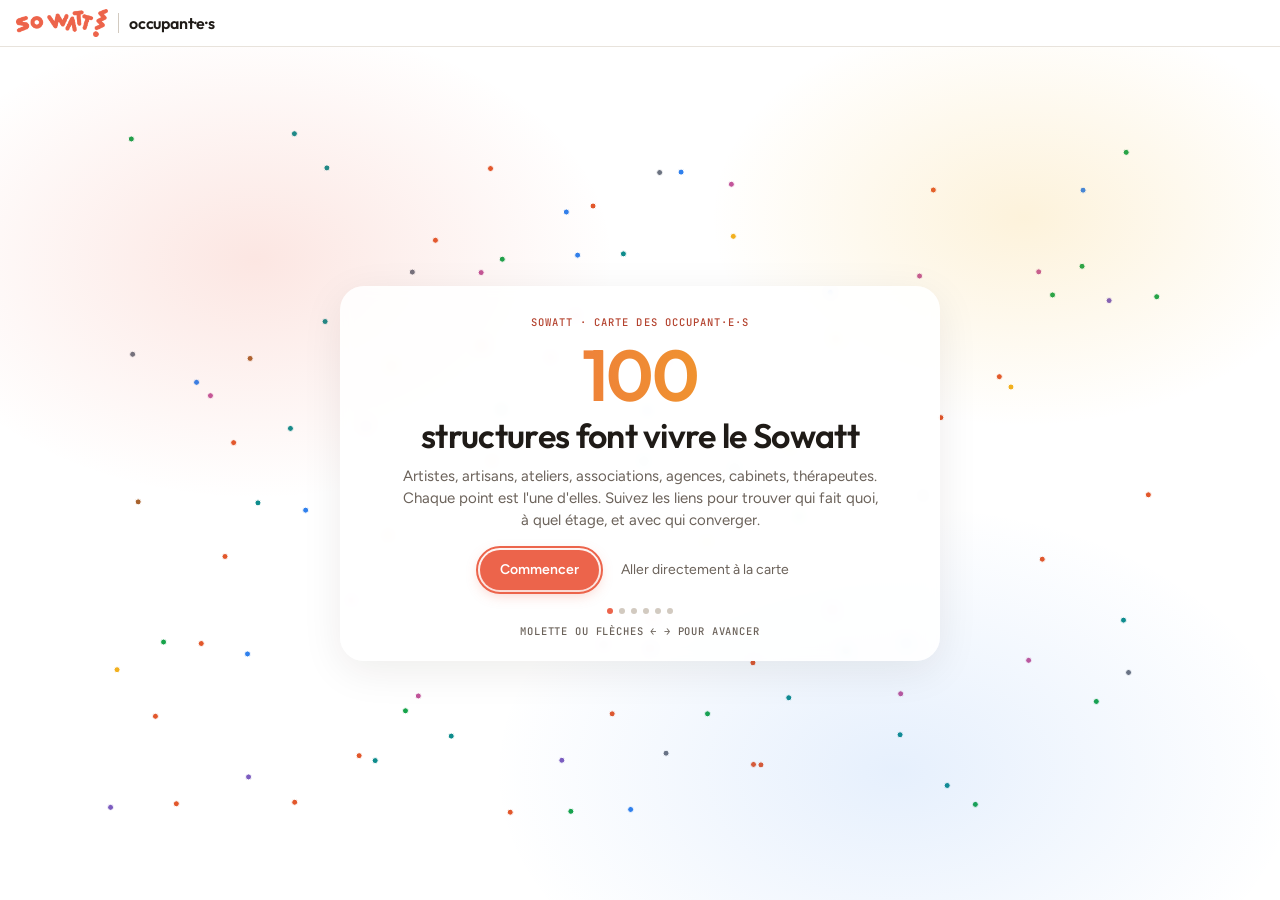
<file: docs/index.html>
<!doctype html>
<html lang="fr">
<head>
<meta charset="utf-8">
<meta name="viewport" content="width=device-width, initial-scale=1, viewport-fit=cover">
<meta name="description" content="Carte interactive des occupant·e·s du Sowatt, tiers-lieu de Saint-André-lez-Lille : qui est là, où, avec qui, et où converger.">
<meta name="robots" content="noindex">
<link rel="icon" href="[data-uri]" type="image/png">
<link rel="apple-touch-icon" href="[data-uri]">
<meta name="theme-color" content="#EC644B">
<style>html{color-scheme:light}body{margin:0}img{max-width:100%}[hidden]{display:none!important}</style>
<title>Sowatt · carte des occupant·e·s</title>
<meta name="claude:viewport-fit-sides" content="cover">
<link rel="stylesheet" href="https://fonts.googleapis.com/css2?family=Outfit:wght@400;500;600;700&family=Figtree:wght@400;500;600&family=JetBrains+Mono:wght@400;500&display=swap">
<style>
/* Sowatt map — app shell : barre haute / [filtres | canevas | fiche]. Fond blanc, orange Sowatt en accent, une couleur par catégorie. Dérivé du prototype eco-map (Studio CAD). */
:root{
  --bg:#FFFFFF; --surface:#FFFFFF; --surface2:#F5F3EF; --fg:#1F1B17; --muted:#6B625A; --line:#E8E3DC; --line-strong:#D2CAC0;
  --accent:#EC644B; --accent-soft:#FCE9E5; --accent-ink:#B4432F; --dim:#B0A79D;
  --c-ART:#E2572B; --c-ATELIER:#F2B01E; --c-ARTISANAT:#C2559B; --c-ASSO:#16A34A; --c-COM:#2F80ED; --c-SERV:#0E8C8C; --c-BIENETRE:#7C5CBF; --c-BAT:#6B7280; --c-RESTO:#A8622D;
  --font-ui:"Figtree",system-ui,-apple-system,"Segoe UI",sans-serif;
  --font-display:"Outfit","Figtree",system-ui,sans-serif;
  --font-data:"JetBrains Mono",ui-monospace,SFMono-Regular,Menlo,monospace;
  --radius:14px;
}
:root, :root[data-theme="dark"]{ color-scheme:light }
html,body{height:100%}
body{margin:0;background:var(--bg);color:var(--fg);font:14px/1.45 var(--font-ui);display:flex;flex-direction:column;overflow:hidden;touch-action:manipulation}
*{box-sizing:border-box}
button,input,select{font:inherit;color:inherit}
a{color:var(--accent-ink)}
:focus-visible{outline:2px solid var(--accent);outline-offset:2px}

header.top{display:grid;grid-template-columns:1fr auto 1fr;align-items:center;gap:14px;padding-block:9px;
  padding-left:max(16px,env(safe-area-inset-left,0px));padding-right:max(16px,env(safe-area-inset-right,0px));
  border-bottom:1px solid var(--line);background:var(--surface)}
.brand{display:flex;align-items:baseline;gap:10px;min-width:0}
.brand h1{font:600 17px var(--font-display);margin:0;letter-spacing:-.01em;white-space:nowrap;display:flex;align-items:center;gap:8px}
.brand-btn{all:unset;cursor:pointer;font:inherit;color:inherit}
.brand-btn:hover{color:var(--accent)}
.brand-btn{display:inline-flex;align-items:center;gap:10px}
.brand-logo{height:28px;width:auto;display:block}
.brand-sub{font:600 16px var(--font-display);letter-spacing:-.01em;color:var(--fg);padding-left:10px;border-left:1px solid var(--line-strong);line-height:20px}
.brand-btn:hover .brand-sub{color:var(--accent)}
.brand .tag{font:500 10.5px var(--font-data);letter-spacing:.08em;text-transform:uppercase;color:var(--muted);border:1px solid var(--line-strong);border-radius:4px;padding:2px 6px}
.controls{display:flex;align-items:center;gap:8px;margin-left:auto;justify-self:end;min-width:0}
.view-seg{justify-self:center}
.icon-btn{width:34px;height:34px;border-radius:50%;border:0;background:var(--surface2);display:inline-flex;align-items:center;justify-content:center;cursor:pointer;flex:none}
.icon-btn svg{width:16px;height:16px;stroke:var(--fg);fill:none;stroke-width:2}
.search-toggle{display:none}
.search{position:relative}
.pop-anchor{position:relative}
.popover{position:absolute;right:0;top:calc(100% + 8px);width:340px;max-width:calc(100vw - 24px);z-index:20;background:var(--surface);border:1px solid var(--line);border-radius:14px;box-shadow:0 12px 40px rgba(40,25,15,.14);padding:14px;display:grid;gap:12px;font-size:12.5px}
.popover[hidden]{display:none}
.popover p{margin:0 0 6px}
.eyebrow{font:500 10.5px var(--font-data);letter-spacing:.08em;text-transform:uppercase;color:var(--muted);margin-bottom:6px}
.desc.clamp{display:-webkit-box;-webkit-line-clamp:4;-webkit-box-orient:vertical;overflow:hidden}
.readmore{background:none;border:0;color:var(--accent-ink);cursor:pointer;padding:0;font-weight:600;font-size:12.5px;margin:-6px 0 4px}
.legend-pill{position:absolute;left:12px;bottom:12px;background:var(--surface);border:1px solid var(--line-strong);border-radius:999px;padding:6px 12px 6px 9px;font-size:12px;cursor:pointer;display:flex;align-items:center;gap:6px;z-index:3}
.legend-pill .dots{display:inline-flex;gap:2px}
.legend-pill .dots i{width:7px;height:7px;border-radius:50%}
.legend[hidden],.legend-pill[hidden]{display:none}
.legend .lclose{float:right;background:none;border:0;cursor:pointer;color:var(--muted);font-size:16px;line-height:1;padding:0 2px;margin:-2px -4px 0 8px}
.mobile-bar{display:none}
.hint .vsel{display:inline-flex;align-items:center;gap:6px;font-weight:500;order:-1;padding-right:8px;margin-right:2px;border-right:1px solid var(--line)}
.hint select{font:inherit;font-weight:600;color:var(--fg);border:0;background:var(--surface2);border-radius:999px;padding:3px 8px;cursor:pointer}
.hint .crumb.zero{border-color:var(--accent);color:var(--fg)}
.search input{width:230px;max-width:50vw;padding:7px 10px 7px 30px;border:1px solid transparent;border-radius:999px;background:var(--surface2)}
.search svg{position:absolute;left:9px;top:50%;transform:translateY(-50%);width:14px;height:14px;stroke:var(--muted);fill:none;stroke-width:2}
.seg{display:inline-flex;background:var(--surface2);border-radius:999px;padding:3px;gap:2px}
.seg button{background:transparent;border:0;padding:5px 12px;cursor:pointer;color:var(--muted);border-radius:999px;white-space:nowrap}
.seg button[aria-pressed="true"]{background:var(--surface);color:var(--fg);font-weight:600;box-shadow:0 1px 2px rgba(0,0,0,.08)}
.btn{background:var(--surface);border:1px solid var(--line-strong);border-radius:999px;padding:7px 12px;cursor:pointer}
.btn[aria-pressed="true"]{background:var(--accent-soft);border-color:var(--accent)}

main{flex:1;display:grid;grid-template-columns:minmax(320px,40fr) 60fr;min-height:0;position:relative}
.brand{align-items:center}
.burger{all:unset;box-sizing:border-box;position:relative;display:inline-flex;align-items:center;justify-content:center;width:34px;height:34px;border-radius:9px;cursor:pointer;color:var(--fg);flex:none}
.burger:hover,.burger[aria-expanded="true"]{background:var(--surface2)}
.burger:focus-visible{outline:2px solid var(--accent);outline-offset:2px}
.burger svg{width:20px;height:20px;stroke:currentColor;stroke-width:1.8;stroke-linecap:round;fill:none}
.burger .bcnt{position:absolute;top:2px;right:1px;min-width:15px;height:15px;padding:0 3px;box-sizing:border-box;border-radius:8px;background:var(--accent);color:#fff;font:600 9.5px/15px var(--font-data);text-align:center}
@media (min-width:981px){
  aside.detail{grid-column:1;grid-row:1} .canvas{grid-column:2;grid-row:1}
  aside.filters{position:absolute;top:0;bottom:0;left:0;z-index:8;width:min(300px,30vw);box-shadow:12px 0 40px rgba(40,25,15,.16)}
  aside.filters[hidden]{display:none}
  aside.filters .sheet-close{display:inline-flex;position:absolute;top:8px;right:8px}
  aside.filters .status{padding-right:34px}
}
aside{background:var(--surface);min-width:0;overflow:auto}
aside.filters{border-right:1px solid var(--line);padding:12px 14px 20px;padding-left:max(16px,env(safe-area-inset-left,0px))}
.sheet-close{display:none}
aside.detail{border-right:1px solid var(--line);padding:16px 18px}
.canvas{position:relative;min-width:0;min-height:0;background:var(--bg);overflow:hidden}
svg.map{width:100%;height:100%;display:block;cursor:grab;touch-action:none}
svg.map:active{cursor:grabbing}
canvas.gl{position:absolute;inset:0;width:100%;height:100%;display:block;touch-action:none;cursor:grab}
canvas.gl:active{cursor:grabbing}
body:not(.lieu) canvas.gl{display:none}
body.lieu svg.map{visibility:hidden}

.fgroup{border-top:1px solid var(--line);margin:0}
.fgroup:first-child{border-top:0}
.fgroup summary{list-style:none;display:flex;align-items:center;gap:7px;padding:9px 0;cursor:pointer;user-select:none;
  font:500 10.5px var(--font-data);letter-spacing:.08em;text-transform:uppercase;color:var(--muted);border-radius:6px}
.fgroup summary::-webkit-details-marker{display:none}
.fgroup summary:hover{color:var(--fg)}
.fgroup summary .lbl{flex:1;min-width:0;overflow:hidden;text-overflow:ellipsis;white-space:nowrap}
.fgroup summary .cnt{font:600 10px var(--font-data);letter-spacing:0;color:#fff;background:var(--accent);border-radius:999px;min-width:16px;height:16px;padding:0 5px;display:inline-flex;align-items:center;justify-content:center}
.fgroup summary .gclear{background:none;border:0;color:var(--accent-ink);cursor:pointer;padding:0 2px;font:500 11px var(--font-ui);text-transform:none;letter-spacing:0}
.fgroup summary .chev{width:12px;height:12px;flex:none;stroke:currentColor;fill:none;stroke-width:2;stroke-linecap:round;stroke-linejoin:round;transition:transform .15s}
.fgroup[open] summary .chev{transform:rotate(180deg)}
.fgroup[open] summary{color:var(--fg)}
.fgroup .chips{padding:0 0 11px}
.chips{display:flex;flex-wrap:wrap;gap:4px}
.chip{display:inline-flex;align-items:center;gap:6px;border:0;background:var(--surface2);border-radius:999px;padding:4px 9px 4px 8px;cursor:pointer;font-size:12px;line-height:1.25;color:var(--fg);max-width:100%;text-align:left}
.chip:hover{background:color-mix(in srgb,var(--surface2) 55%,var(--line))}
.chip .n{font:500 10.5px var(--font-data);color:var(--muted)}
.chip .sw{width:9px;height:9px;border-radius:50%;flex:none}
.chip[aria-pressed="true"]{background:var(--accent-soft);color:var(--accent-ink);box-shadow:inset 0 0 0 1px color-mix(in srgb,var(--accent) 45%,transparent);font-weight:600}
.chip[aria-pressed="true"] .n{color:var(--accent-ink);opacity:.75}
.chip.more{background:transparent;color:var(--accent-ink);font-weight:600;padding-left:6px;box-shadow:inset 0 0 0 1px var(--line)}
.status{font:500 11.5px var(--font-data);color:var(--muted);margin-bottom:6px;display:flex;justify-content:space-between;align-items:center;gap:8px;min-height:26px}
.status b{color:var(--fg)}
.status:not(.filtered) .st-shown{display:none}
.status.filtered .st-suffix{display:none}
.status:not(.filtered) #countAll{color:var(--fg);font-weight:600}
.status .reset{display:none;background:none;border:0;color:var(--accent-ink);cursor:pointer;padding:3px 8px;border-radius:999px;font:600 12px var(--font-ui)}
.status.filtered .reset{display:inline-block}

.legend{position:absolute;left:12px;bottom:12px;background:var(--surface);border:1px solid var(--line);border-radius:var(--radius);padding:10px 12px;font-size:12px;max-width:270px;z-index:3}
.legend h4{margin:0 0 6px;font:500 10.5px var(--font-data);letter-spacing:.08em;text-transform:uppercase;color:var(--muted)}
.legend ul{list-style:none;margin:0;padding:0;display:grid;gap:3px}
.legend li{display:flex;align-items:center;gap:7px}
.legend .sw{width:10px;height:10px;border-radius:50%}
.legend p{margin:8px 0 0;color:var(--muted);font-size:11.5px}
.hint{position:absolute;top:12px;left:12px;right:12px;display:flex;gap:8px;align-items:center;flex-wrap:wrap;pointer-events:none;z-index:3}
.hint .crumb{pointer-events:auto;background:var(--surface);border:1px solid var(--line);border-radius:8px;padding:6px 10px;font-size:12.5px;display:flex;gap:6px 8px;align-items:center;flex-wrap:wrap}
.hint .crumb button{background:none;border:0;color:var(--accent-ink);cursor:pointer;padding:0;font-weight:600}
.hint .crumb button[aria-pressed="true"]{text-decoration:underline;text-underline-offset:3px}
.zoomctl{position:absolute;right:12px;bottom:12px;display:flex;flex-direction:column;gap:4px;z-index:3}
.zoomctl button{width:32px;height:32px;border:1px solid var(--line-strong);background:var(--surface);border-radius:8px;cursor:pointer;font-size:16px;line-height:1}
.tooltip{position:absolute;pointer-events:none;background:var(--fg);color:var(--bg);padding:5px 9px;border-radius:6px;font-size:12px;white-space:nowrap;transform:translate(-50%,calc(-100% - 10px));opacity:0;transition:opacity .1s;z-index:4}
.tooltip .sub{opacity:.7;font-size:11px}
.tooltip .row{display:flex;align-items:center;gap:6px}

/* marques SVG */
.node,.link,.group-circle{vector-effect:non-scaling-stroke}
.group-circle{fill:var(--surface2);stroke:var(--surface2);stroke-width:1.2;cursor:pointer;transition:stroke .15s}
.group-circle:hover,.group-circle.focus{stroke:var(--accent);stroke-width:1.8}
.group-circle.conv{fill:var(--surface);stroke:var(--line-strong)}
.group-circle.fam{fill:var(--surface2);stroke:var(--surface2)}
.group-label{font:600 13px var(--font-display);fill:var(--fg);text-anchor:middle;pointer-events:none;paint-order:stroke;stroke:var(--bg);stroke-width:4px;stroke-linejoin:round}
.group-label.conv{font:500 10px var(--font-ui);fill:var(--muted)}
.group-label tspan.n{font:500 11px var(--font-data);fill:var(--muted)}
.nback{fill:#fff;pointer-events:none}
.nlogo{clip-path:circle(50%);cursor:pointer}
.halo{fill:none;stroke:var(--accent);stroke-width:1.5;opacity:.7;pointer-events:none;vector-effect:non-scaling-stroke}
@keyframes bloom{from{r:calc(4px * var(--ik,1));opacity:.9}to{r:calc(22px * var(--ik,1));opacity:0}}
.halo.pulse{animation:bloom 1.8s ease-out infinite}
@media (prefers-reduced-motion: reduce){ .halo.pulse{animation:none;opacity:.5} }
.node{stroke:var(--surface);stroke-width:1;cursor:pointer;transition:opacity .2s}
.node.off{opacity:.12}
.node.sel{stroke:var(--fg);stroke-width:2}
.acu-ring{fill:none;stroke:var(--accent);stroke-width:1.2;stroke-dasharray:2 2;pointer-events:none;vector-effect:non-scaling-stroke;opacity:.9}
.node-label{font:500 10px var(--font-ui);fill:var(--fg);pointer-events:none;paint-order:stroke;stroke:var(--bg);stroke-width:3px;stroke-linejoin:round}
.link{stroke:var(--accent);fill:none;stroke-linecap:round;opacity:.55}
.link.aff{stroke:var(--dim);stroke-dasharray:3 4;opacity:.5}
.link.decl{stroke:var(--fg);opacity:.6}

/* fiche */
.detail .empty{color:var(--muted)}
.detail .empty h2{font-size:15px;margin:0 0 8px;color:var(--fg)}
.detail .empty ol{padding-left:18px;margin:8px 0;display:grid;gap:6px}
.detail h2{font:600 17px/1.25 var(--font-display);margin:0 0 8px;text-wrap:balance}
.pill{display:inline-flex;align-items:center;gap:6px;font-size:12px;border-radius:999px;padding:3px 9px;background:var(--surface2)}
.pill .sw{width:9px;height:9px;border-radius:50%}
.pill.acu{background:var(--accent-soft);color:var(--accent-ink);font-weight:600}
.meta{display:grid;gap:12px;margin:14px 0}
.meta dt{font:500 10.5px var(--font-data);letter-spacing:.08em;text-transform:uppercase;color:var(--muted);margin-bottom:4px}
.meta dd{margin:0}
.desc{color:var(--fg);font-size:13.5px;max-width:62ch}
.rel{list-style:none;padding:0;margin:0;display:grid;gap:4px}
.rel li{min-width:0}
.rel li button{width:100%;min-width:0;text-align:left;background:transparent;border:1px solid var(--line);border-radius:8px;padding:7px 9px;cursor:pointer;display:flex;gap:8px;align-items:center}
.rel li button:hover{border-color:var(--accent)}
.rel li button .nm{min-width:0;overflow:hidden;text-overflow:ellipsis;white-space:nowrap}
.rel .why{margin-left:auto;font:500 10.5px var(--font-data);color:var(--muted);white-space:nowrap}
.rel.aff li button{opacity:.75}
.close{float:right;background:none;border:0;cursor:pointer;color:var(--muted);font-size:18px;line-height:1;padding:2px 6px}
.dhead .dhead-row{display:flex;gap:14px;align-items:flex-start;margin-top:4px}
.dhead h2{margin-top:8px}
.dhead .dhead-title{margin:4px 0 10px}
.btn-lieu{display:inline-flex;align-items:center;gap:6px;background:var(--accent);color:#fff;border-color:transparent;font-weight:600;font-size:12.5px;padding:7px 13px;vertical-align:middle}
.btn-lieu:hover,.btn-p:hover,.onb .primary:hover{background:#D9553D}
.dhead .btn-lieu{margin:0 0 6px}
body.lieu .btn-lieu{background:var(--surface);color:var(--fg);border-color:var(--line-strong)}
.lg{width:28px;height:28px;border-radius:7px;object-fit:contain;background:#fff;border:1px solid var(--line);flex:none;padding:2px;box-sizing:border-box}
.lg-dot{width:28px;height:28px;border-radius:7px;border:0;padding:0;opacity:.85}
.lg-ico{display:inline-flex;align-items:center;justify-content:center;font-size:17px;background:var(--surface2);border-color:transparent}
.lg.big.lg-ico{font-size:34px}
.lnk{background:none;border:0;padding:0;color:var(--accent-ink);font-weight:600;cursor:pointer;font-size:inherit}
.lg.big{width:64px;height:64px;border-radius:14px;padding:5px}
.lg.tip{width:22px;height:22px;border-radius:5px;padding:1px;vertical-align:middle;margin-right:6px}
.rel li button .lg{width:24px;height:24px;border-radius:6px}
.ksec{margin-top:16px}
.ksec dt{font:500 10.5px var(--font-data);letter-spacing:.08em;text-transform:uppercase;color:var(--muted);margin-bottom:6px}
.ksec dt .n{font-weight:400;text-transform:none;letter-spacing:0}
.kempty{font-size:12px;color:var(--muted);border:1px dashed var(--line-strong);border-radius:8px;padding:8px 10px;margin:0}
.reslist{list-style:none;margin:0;padding:0;display:grid;gap:8px}
.rescard{border:1px solid var(--line);border-left:3px solid var(--accent);border-radius:10px;padding:9px 11px;background:var(--surface)}
.rescard .rt{display:flex;gap:6px;align-items:center;font:500 10.5px var(--font-data);letter-spacing:.06em;text-transform:uppercase;color:var(--muted)}
.rescard .ri{color:var(--accent);font-size:12px}
.rescard .rtitle{font-weight:600;font-size:13px;margin:3px 0 4px;cursor:pointer;line-height:1.3}
.rescard .rtitle:hover{color:var(--accent-ink)}
.rescard .rsum{margin:0 0 8px;font-size:12.5px;color:var(--fg)}
.rescard .rpot{margin:0 0 8px;font-size:12.5px;color:var(--fg);background:var(--accent-soft);border-radius:8px;padding:7px 9px}
.rescard .rpot b{color:var(--accent-ink)}
.rescard .rorgs{display:flex;flex-wrap:wrap;gap:4px}
.rescard .rorgs .chip{font-size:11.5px;padding:2px 8px 2px 3px}
.rescard .rorgs .chip .lg{width:18px;height:18px;border-radius:4px;margin-right:4px;padding:1px}
.contact{font-size:12.5px;display:grid;gap:3px;margin:8px 0 0}
.contact a{word-break:break-all}
.rescard .rstep{margin:0 0 8px;font-size:12.5px;color:var(--fg);border-left:3px solid var(--accent);padding:2px 0 2px 9px}
.rescard .rstep b{color:var(--accent-ink)}
.rescard .rev{margin:0 0 8px;font-size:11.5px;color:var(--muted)}
.offer{margin:10px 0 0;font-size:13px}
.offer dt{font:500 10.5px var(--font-data);letter-spacing:.08em;text-transform:uppercase;color:var(--muted);margin:0 0 4px}
.offer p{margin:0 0 4px;max-width:62ch}
.offer .fmt{font-size:12.5px;color:var(--muted)}
ul.agenda{list-style:none;margin:0;padding:0;display:grid;gap:6px}
ul.agenda li{display:grid;grid-template-columns:minmax(64px,auto) 1fr;gap:10px;font-size:12.5px;align-items:baseline}
ul.agenda .adate{font:500 11.5px var(--font-data);color:var(--accent-ink);white-space:nowrap}
ul.agenda .al{color:var(--muted)}
ul.agenda .aorg{background:none;border:0;padding:0;color:var(--accent-ink);cursor:pointer;font:inherit;text-decoration:underline;text-underline-offset:2px}
.contact .soc a{text-transform:capitalize}
.alerte{font-size:11.5px;color:var(--muted);border:1px dashed var(--line,#ccc);border-radius:8px;padding:6px 9px;margin:10px 0 0}

.acu-note{font-size:12.5px;background:var(--accent-soft);border-radius:8px;padding:8px 10px;margin:8px 0}
.acu-list li button .rank{font:600 11px var(--font-data);color:var(--accent-ink);min-width:18px}
.toggle-filters{display:none}
.floorbar{display:flex;gap:4px;flex-wrap:wrap}

@media (max-width:980px){
  .burger{display:none}
  header.top{display:flex;gap:8px;flex-wrap:nowrap}
  .brand{flex:1;min-width:0}
  .brand .tag{display:none}
  .controls{flex:none}
  .search-toggle{display:inline-flex}
  .search{width:0;overflow:hidden;transition:width .2s}
  .search input{width:100%;max-width:none;padding-left:30px}
  header.top.search-open .search{width:auto;flex:1;min-width:0}
  header.top.search-open .brand{display:none}
  header.top.search-open .controls{flex:1;min-width:0;display:flex;align-items:center;gap:8px}
  header.top.search-open .help-btn, header.top.search-open .pop-anchor{display:none}
  header.top.search-open .search-toggle{order:2;width:auto;padding:0 10px;border-radius:999px;font-size:13px;font-weight:600;color:var(--accent-ink)}
  header.top.search-open .search-toggle svg{display:none}
  header.top.search-open .search-toggle::after{content:'Fermer'}
  .mobile-bar{display:flex;position:absolute;left:12px;right:12px;bottom:max(12px,env(safe-area-inset-bottom,0px));gap:8px;align-items:center;justify-content:center;z-index:5;pointer-events:none}
  .mobile-bar>*{pointer-events:auto}
  .mobile-bar .toggle-filters{box-shadow:0 4px 14px rgba(40,25,15,.12);background:var(--surface);flex:none}
  .mobile-bar .toggle-infos{display:inline-flex;align-items:center;gap:5px;box-shadow:0 4px 14px rgba(40,25,15,.12);background:var(--surface);flex:none;padding:7px 10px}
  .mobile-bar .toggle-infos svg{width:15px;height:15px;stroke:currentColor;stroke-width:1.8;stroke-linecap:round;fill:none}
  .mobile-bar .toggle-infos[aria-pressed="true"]{background:var(--accent-soft);border-color:var(--accent)}
  .mobile-bar .seg{min-width:0;overflow-x:auto;scrollbar-width:none}
  .hint .crumb .sub{display:none}
  .mobile-bar .seg{box-shadow:0 4px 14px rgba(40,25,15,.12);background:var(--surface);border:1px solid var(--line)}
  .zoomctl{bottom:calc(max(12px,env(safe-area-inset-bottom,0px)) + 48px)}
  main{grid-template-columns:1fr;grid-template-rows:1fr}
  aside.filters{position:absolute;top:0;bottom:0;left:0;z-index:6;width:min(320px,88vw);border-right:1px solid var(--line);box-shadow:12px 0 40px rgba(40,25,15,.14);padding-top:10px;padding-right:14px;grid-row:1/-1}
  aside.filters[hidden]{display:none}
  .toggle-filters{display:inline-block}
  .sheet-close{display:flex;position:absolute;top:8px;right:8px;width:30px;height:30px;align-items:center;justify-content:center;z-index:2;background:var(--surface2);border:0;border-radius:50%;cursor:pointer;color:var(--muted);font-size:18px;line-height:1}
  .filters .status{padding-right:36px}
  aside.detail{position:absolute;left:0;right:0;bottom:0;z-index:7;max-height:60vh;overflow:auto;border-left:0;border-top:1px solid var(--line);border-radius:18px 18px 0 0;box-shadow:0 -10px 40px rgba(40,25,15,.14);padding:22px 16px 20px;padding-bottom:max(20px,env(safe-area-inset-bottom,0px))}
  aside.detail::before{content:"";position:sticky;top:-22px;display:block;width:36px;height:4px;border-radius:2px;background:var(--line-strong);margin:-12px auto 10px}
  aside.detail[hidden]{display:none}
  aside.detail .close{display:none}
  body.detail-full aside.detail{top:0;max-height:none;padding-top:0;border-radius:0;border-top:0;box-shadow:none}
  body.detail-full main::after{content:"";position:absolute;inset:0;background:var(--bg);z-index:6}
  body.detail-full aside.detail::before{display:none}
  body.detail-full #closeDetailSheet{position:fixed;top:calc(var(--header-h,58px) + 8px);right:12px;z-index:9;width:36px;height:36px;box-shadow:0 2px 8px rgba(40,25,15,.12)}
  body.detail-full aside.detail:has(.dhead) #closeDetailSheet{display:none}
  body:has(header.top.search-open) #closeDetailSheet{display:none}
  body.detail-full aside.detail .home{padding-top:6px}
  body.detail-full aside.detail .dhead{position:sticky;top:0;z-index:4;background:var(--surface);margin:0 -16px 10px;padding:14px 16px 10px;border-bottom:1px solid var(--line)}
  body.detail-full aside.detail .dhead .close{display:flex;position:absolute;top:10px;right:12px;width:36px;height:36px;align-items:center;justify-content:center;background:var(--surface2);border-radius:50%;font-size:20px;padding:0;margin:0;float:none}
  body.detail-full aside.detail .dhead .dhead-row{padding-right:44px;margin-top:0}
  body.detail-full aside.detail .dhead .dhead-title{padding-right:44px}
  body.detail-full aside.detail .profile-bar{margin-top:12px}
  body.detail-open .mobile-bar{z-index:8}
  body.detail-open .zoomctl{display:none}
  aside.detail{padding-bottom:calc(max(12px,env(safe-area-inset-bottom,0px)) + 60px)!important}
  .legend,.legend-pill{display:none}
  .popover{position:fixed;right:12px;left:12px;top:56px;width:auto}
  .mobile-bar .seg button{padding:6px 9px;font-size:12.5px}
}
@media (max-width:400px){ .mobile-bar .toggle-infos span{display:none} .mobile-bar .toggle-infos{padding:7px 9px} .mobile-bar .toggle-filters{padding:7px 10px} .mobile-bar .seg button{padding:6px 7px;font-size:12px} }

/* ---------- annuaire en accordéon (mobile, remplace les grappes) ---------- */
.dirlist{--dl-top:62px;position:absolute;left:0;right:0;bottom:0;top:var(--dl-top);z-index:2;overflow:auto;-webkit-overflow-scrolling:touch;padding:4px 12px calc(max(12px,env(safe-area-inset-bottom,0px)) + 64px);background:var(--bg);overscroll-behavior:contain;scroll-padding-top:8px}
body.detail-open .dirlist{scroll-padding-bottom:62vh}
.dirlist .dsec{position:sticky;top:0;z-index:2;display:flex;align-items:center;gap:8px;margin:14px 0 8px;padding:6px 4px;background:var(--bg);font-weight:600;font-size:14px}
.dirlist .dsec:first-of-type{margin-top:4px}
.dirlist .dsec .ico{font-size:16px}
.dirlist .dsec .cnt{margin-left:auto;font:500 11.5px var(--font-data);color:var(--muted)}
.dirlist[hidden]{display:none}
.dirlist .dsum{font-size:12px;color:var(--muted);margin:0 2px 10px}
.dirlist .dsum b{color:var(--fg);font-weight:600}
.dgrp{border:1px solid var(--line);border-radius:12px;background:var(--surface);margin-bottom:8px;scroll-margin-top:8px}
.dirlist.has-sec .dgrp{scroll-margin-top:50px}
.dgrp summary{list-style:none;display:flex;align-items:center;gap:10px;padding:11px 12px;cursor:pointer;min-height:44px;box-sizing:border-box;font-weight:600;font-size:14.5px;border-radius:12px;background:var(--surface)}
.dgrp[open] > summary{position:sticky;top:0;z-index:1;}
.dirlist.has-sec .dgrp[open] > summary{top:42px}
.dgrp[open] > summary{border-radius:12px 12px 0 0;box-shadow:0 6px 12px -8px rgba(40,25,15,.25)}
.dgrp summary::-webkit-details-marker{display:none}
.dgrp summary .sw{width:14px;height:14px;border-radius:50%;flex:none;background:var(--line-strong)}
.dgrp summary .ico{font-size:16px;flex:none;width:18px;text-align:center}
.dgrp summary .nm{flex:1;min-width:0;overflow:hidden;text-overflow:ellipsis;white-space:nowrap}
.dgrp summary .cnt{font:500 11.5px var(--font-data);color:var(--muted);flex:none;padding:3px 2px}
.dgrp summary .chev{flex:none;width:16px;height:16px;stroke:var(--muted);fill:none;stroke-width:2;stroke-linecap:round;stroke-linejoin:round;transition:transform .2s}
.dgrp[open] > summary .chev{transform:rotate(180deg)}
.dgrp:not([open]) > summary .chev{transform:none}
.dgrp[open] > summary{border-bottom:1px solid var(--line)}
.dgrp .rel{padding:8px 8px 10px;gap:4px}
.dgrp .rel li button{border:0;background:transparent;padding:8px 6px;min-height:44px;border-radius:10px}
.dgrp .rel li button:active{background:var(--surface2)}
.dgrp .rel li button[aria-current="true"]{background:var(--accent-soft)}
.dgrp .rel .why{font-size:11px;max-width:34%;overflow:hidden;text-overflow:ellipsis}
.dgrp .rel li button .nm{flex:1}
.dgrp .dsub{margin:0 8px 8px;border:1px solid var(--line);border-radius:10px;background:var(--bg)}
.dgrp .dsub summary{min-height:40px;padding:9px 10px;font-size:13.5px;font-weight:500}
.dgrp .dsub[open] > summary{border-bottom:1px solid var(--line)}
.dgrp .dsub .rel{padding:6px 6px 8px}
.dirlist .dempty{color:var(--muted);text-align:center;padding:40px 12px;font-size:13.5px}
.dirlist .dempty button{display:inline-block;margin-top:12px;background:var(--surface);border:1px solid var(--line-strong);border-radius:999px;padding:9px 16px;color:var(--fg);font-weight:600;cursor:pointer;min-height:40px}
.dirlist .dsum button{background:none;border:0;padding:0;color:var(--accent-ink);font-weight:600;cursor:pointer;text-decoration:underline;font-size:inherit}
body.listmode svg.map{visibility:hidden}
body.listmode .zoomctl, body.listmode .legend, body.listmode .legend-pill{display:none!important}

/* ---------- onboarding ---------- */
body.onboarding header.top .controls, body.onboarding #viewSeg, body.onboarding aside, body.onboarding .legend, body.onboarding .legend-pill, body.onboarding .hint, body.onboarding .zoomctl, body.onboarding .mobile-bar{display:none!important}
body.onboarding main{grid-template-columns:1fr} body.onboarding .canvas{grid-column:1} body.onboarding .burger{display:none}
body.onboarding svg.map{pointer-events:none}
body.onboarding .node-label{display:none!important}
.canvas::before{content:"";position:absolute;inset:0;pointer-events:none;opacity:0;transition:opacity .6s;
  background:radial-gradient(40% 40% at 20% 25%,color-mix(in srgb,var(--accent) 16%,transparent),transparent 70%),
             radial-gradient(35% 35% at 80% 20%,color-mix(in srgb,var(--c-ATELIER) 16%,transparent),transparent 70%),
             radial-gradient(45% 45% at 70% 85%,color-mix(in srgb,var(--c-COM) 12%,transparent),transparent 70%)}
body.onboarding .canvas::before{opacity:1}
.onb{position:absolute;inset:0;display:flex;flex-direction:column;align-items:center;justify-content:center;text-align:center;z-index:8;
  padding-left:max(16px,env(safe-area-inset-left,0px));padding-right:max(16px,env(safe-area-inset-right,0px));padding-block:24px;pointer-events:none}
.onb[hidden]{display:none}
.onb .card{pointer-events:auto;max-width:600px;width:100%;max-height:100%;overflow:auto;box-sizing:border-box;background:color-mix(in srgb,var(--surface) 88%,transparent);backdrop-filter:blur(6px);border:1px solid transparent;border-radius:24px;padding:28px 28px 22px;box-shadow:0 10px 40px rgba(40,25,15,.08)}
.onb .step{font:500 10.5px var(--font-data);letter-spacing:.1em;text-transform:uppercase;color:var(--accent-ink);margin-bottom:10px}
.onb h2{font:600 clamp(24px,4vw,34px)/1.1 var(--font-display);margin:0 0 12px;letter-spacing:-.02em;text-wrap:balance}
.onb p{color:var(--muted);margin:0 auto 18px;max-width:48ch;font-size:15px}
.onb .choices{display:flex;flex-wrap:wrap;gap:7px;justify-content:center;margin-bottom:18px;max-height:34vh;overflow:auto;padding:2px}
/* ombres de défilement : apparaissent seulement quand il reste du contenu au-dessus / en dessous */
.onb .choices{--sbg:color-mix(in srgb,var(--surface) 88%,transparent);padding:8px 2px;background:linear-gradient(var(--sbg) 30%,transparent) center top,linear-gradient(transparent,var(--sbg) 70%) center bottom,radial-gradient(farthest-side at 50% 0,rgba(40,25,15,.22),transparent) center top,radial-gradient(farthest-side at 50% 100%,rgba(40,25,15,.22),transparent) center bottom;background-repeat:no-repeat;background-size:100% 28px,100% 28px,100% 12px,100% 12px;background-attachment:local,local,scroll,scroll}
.onb .chip{font-size:13px;padding:6px 12px}
.onb .choices-lab{width:100%;font:500 10.5px var(--font-data);letter-spacing:.08em;text-transform:uppercase;color:var(--muted);margin:8px 0 2px;text-align:left}
.onb .choices-lab:first-child{margin-top:0}
.onb .chip .n{font:500 11px var(--font-data);color:var(--muted);margin-left:2px}
.onb .chip .lg{width:18px;height:18px;border-radius:4px;padding:1px}
.onb .nav{display:flex;gap:10px;justify-content:center;align-items:center;flex-wrap:wrap}
.onb .primary{background:var(--accent);color:#fff;border:0;border-radius:999px;padding:10px 20px;font-weight:600;cursor:pointer;box-shadow:0 4px 14px color-mix(in srgb,var(--accent) 35%,transparent)}
.onb .primary:disabled{opacity:.45;cursor:default;box-shadow:none}
.onb .ghost{background:none;border:0;color:var(--muted);cursor:pointer;padding:10px 12px}
.onb .dots{display:flex;gap:6px;justify-content:center;margin-top:18px}
.onb .dots i{width:6px;height:6px;border-radius:50%;background:var(--line-strong)}
.onb .dots i.on{background:var(--accent)}
.onb .kbd{margin-top:10px;font:500 10.5px var(--font-data);letter-spacing:.08em;text-transform:uppercase;color:var(--muted)}
.onb .big{font:600 clamp(44px,8vw,72px)/1 var(--font-display);letter-spacing:-.03em;margin:0 0 6px;background:linear-gradient(90deg,var(--accent),var(--c-ATELIER));-webkit-background-clip:text;background-clip:text;color:transparent}
.onb .mesearch{width:min(100%,360px);padding:8px 12px;border:1px solid var(--line-strong);border-radius:999px;margin:0 0 10px;background:var(--surface)}
.profile-bar{display:flex;gap:8px;align-items:center;flex-wrap:wrap;border:1px solid var(--line);border-radius:10px;padding:8px 10px;margin-bottom:12px;background:var(--accent-soft)}
.profile-bar b{font-size:12.5px}
.profile-bar button{background:none;border:0;color:var(--accent-ink);cursor:pointer;padding:0;font-weight:600;font-size:12.5px}
.foryou h3{font:500 10.5px var(--font-data);letter-spacing:.08em;text-transform:uppercase;color:var(--muted);margin:16px 0 6px}
.pop-sec .pop-summary{font-size:13px;line-height:1.4;margin-bottom:10px}
.pop-actions{display:flex;flex-wrap:wrap;gap:6px}
.pop-actions .btn{padding:5px 11px;font-size:12.5px}
.popover details summary{cursor:pointer;font:500 10.5px var(--font-data);letter-spacing:.08em;text-transform:uppercase;color:var(--muted)}
.btn.has-profile{background:var(--accent-soft);border-color:var(--accent)}
@media (max-width:980px){ body.onboarding svg.map{visibility:hidden} .onb{justify-content:flex-start;padding-block:12px;box-sizing:border-box;background:var(--bg)} .onb .card{max-width:none;height:100%;max-height:none;border-radius:0;background:transparent;backdrop-filter:none;box-shadow:none;border:0;padding:12px 6px 8px;display:flex;flex-direction:column;justify-content:center} .onb .choices{--sbg:var(--bg);max-height:40vh} }
@media (max-height:500px){ .onb{padding-block:8px} .onb .card{padding:14px 18px 12px;border-radius:16px} .onb h2{font-size:22px;margin-bottom:6px} .onb p{font-size:13.5px;margin-bottom:10px} .onb .big{font-size:38px} .onb .choices{max-height:none;margin-bottom:10px} .onb .nav{position:sticky;bottom:-12px;padding:8px 0;background:color-mix(in srgb,var(--surface) 94%,transparent)} .onb .dots{margin-top:10px} .onb .kbd{display:none} }
/* ---- tactile : cibles d'au moins ~36-44 px ---- */
@media (pointer:coarse){
  .onb .chip{min-height:38px;padding:8px 14px}
  .onb .primary{min-height:44px;padding:12px 24px}
  .onb .ghost{min-height:44px}
  aside.filters .chip{min-height:34px;padding:6px 11px}
  .hint .crumb{padding:2px 6px;flex-wrap:nowrap;overflow-x:auto;max-width:100%;scrollbar-width:none}
  .hint .crumb button{min-height:34px;padding:0 5px;white-space:nowrap;flex:none}
  .floorbar{flex-wrap:nowrap;align-items:center;gap:0;flex:none;color:var(--dim)}
  .hint .crumb .floorbar button{padding:0 6px}
  .profile-bar button{min-height:36px;padding:0 6px}
  .sheet-close{width:40px!important;height:40px!important}
  .status .reset{min-height:36px;padding:0 6px}
  .rescard .rorgs .chip{min-height:30px;padding:4px 10px 4px 4px}
  .rel button{min-height:40px}
  .meta .chip, #goRoom{min-height:34px;padding:6px 11px}
  .mobile-bar .seg button{min-height:40px}
  .mobile-bar .toggle-filters{min-height:40px}
  .mobile-bar .toggle-infos{min-height:40px}
  input,select,textarea{font-size:16px}
  .onb .step, .onb .kbd, .ksec dt, .meta dt, .offer dt{font-size:11.5px}
}
@media (max-width:980px){ .hint .crumb .sub{display:none} }
@media (prefers-reduced-motion: reduce){ *{transition:none!important} }

/* ---------- Panneau gauche : hiérarchie visuelle (25/10) ---------- */
aside.detail{font-size:14.5px;line-height:1.5}
@media (min-width:981px){ aside.detail{padding:22px 26px 28px} }
.detail h2{font:600 24px/1.2 var(--font-display);letter-spacing:-.015em}
.ksec{margin-top:26px}
.ksec dt,.meta dt,.offer dt,.foryou h3{font:600 16px/1.3 var(--font-display);letter-spacing:-.005em;text-transform:none;color:var(--fg);margin:0 0 10px}
.ksec dt .n{font:500 13px var(--font-body,inherit);color:var(--muted)}
.meta{gap:18px!important}
.offer p{font-size:14.5px}
.rel{gap:6px}
.rel li button{padding:10px 12px;border-radius:12px;font-size:14.5px;gap:12px}
.rel li button .lg{width:32px;height:32px;border-radius:8px}
.rel .why{font:500 12.5px inherit;font-family:inherit;color:var(--muted)}
.rescard{padding:14px 16px;border-radius:14px}
.rescard .rt{font:500 12.5px inherit;font-family:inherit;letter-spacing:0;text-transform:none}
.rescard .rtitle{font:600 16px/1.3 var(--font-display)}
.rescard .rsum,.rescard .rpot,.rescard .rstep{font-size:13.5px}
.chip{font-size:13px}
.home{display:flex;flex-direction:column;gap:34px}
.home .hero h2{font:600 28px/1.12 var(--font-display);letter-spacing:-.025em;margin:0 0 10px;text-wrap:balance}
.home .hero p{margin:0;color:var(--muted);font-size:15px;max-width:52ch}
.hero-a{display:flex;gap:10px;flex-wrap:wrap;margin-top:16px}
.btn-p{background:var(--accent);color:#fff;border:0;border-radius:999px;padding:10px 18px;font:600 14px var(--font-display);cursor:pointer}
.btn-p:hover{background:#963726}
.btn-g{background:var(--surface2);color:var(--fg);border:0;border-radius:999px;padding:10px 16px;font:500 14px inherit;font-family:inherit;cursor:pointer}
.sec{display:flex;flex-direction:column}
.sec-h{margin-bottom:14px;padding-bottom:10px;border-bottom:2px solid var(--fg)}
.sec-h h3{font:650 21px/1.15 var(--font-display);letter-spacing:-.02em;margin:0}
.sec-h p{margin:4px 0 0;color:var(--muted);font-size:13.5px}
.evlist>.xtra,.ecogrid>.xtra{display:none}.evlist.open>.xtra{display:block}.ecogrid.open>.xtra{display:flex}
.evc.static{cursor:default}.evc.static:hover{border-color:var(--line)}
.more-btn{align-self:flex-start;margin-top:12px;background:none;border:0;padding:6px 0;color:var(--accent-ink);font:600 14px var(--font-display);cursor:pointer;text-decoration:underline;text-underline-offset:4px}
/* événements */
.evlist{display:grid;gap:10px}
.evc{all:unset;box-sizing:border-box;width:100%;display:grid;grid-template-columns:68px 1fr;gap:14px;align-items:stretch;cursor:pointer;background:var(--surface);border:1px solid var(--line);border-radius:14px;padding:10px;transition:border-color .15s}
.evc:hover,.evc:focus-visible{border-color:var(--accent)}
.evc:focus-visible{outline:2px solid var(--accent);outline-offset:2px}
.evd{display:flex;flex-direction:column;align-items:center;justify-content:center;background:var(--accent-soft);border-radius:10px;padding:8px 4px;color:var(--accent-ink);text-align:center}
.evd b{font:650 26px/1 var(--font-display);letter-spacing:-.02em}
.evd small{font-size:12.5px;font-weight:600;margin-top:3px}
.evd i{font-style:normal;font-size:11.5px;margin-top:3px;font-weight:600}
.evb{display:flex;flex-direction:column;gap:5px;min-width:0;padding:2px 0}
.evt{font:600 15px/1.3 var(--font-display);color:var(--fg)}
.evo{display:flex;align-items:center;gap:7px;font-size:13px;color:var(--muted);min-width:0}
.evo span{overflow:hidden;text-overflow:ellipsis;white-space:nowrap}
.evo .lg{width:20px;height:20px;border-radius:5px;flex:none}
.evl{align-self:flex-start;font-size:12px;color:var(--muted);background:var(--surface2);border-radius:999px;padding:2px 9px}
.evl.here{background:var(--accent);color:#fff;font-weight:600}
/* écosystème */
.ecogrid{display:grid;grid-template-columns:repeat(auto-fill,minmax(220px,1fr));gap:12px}
.ecogrid>div{display:flex}
.eco{all:unset;box-sizing:border-box;width:100%;display:flex;flex-direction:column;gap:8px;cursor:pointer;background:var(--surface2);border-radius:16px;padding:16px 16px 14px;border-top:4px solid var(--accent)}
.eco:hover{background:var(--accent-soft)}
.eco:focus-visible{outline:2px solid var(--accent);outline-offset:2px}
.eco-t{font:650 17px/1.2 var(--font-display);letter-spacing:-.01em;color:var(--fg)}
.eco-s{font-size:13.5px;color:var(--fg);opacity:.8;display:-webkit-box;-webkit-line-clamp:3;-webkit-box-orient:vertical;overflow:hidden}
.eco-f{margin-top:auto;display:flex;align-items:center;justify-content:space-between;gap:8px;padding-top:6px}
.eco-n{font-size:12.5px;color:var(--muted);white-space:nowrap}
.stack{display:flex;align-items:center}
.stack .lg{width:28px;height:28px;border-radius:50%;border:2px solid var(--surface2);background:#fff;margin-left:-8px;object-fit:contain}
.stack .lg:first-child{margin-left:0}
.stack .more{margin-left:-8px;width:28px;height:28px;border-radius:50%;background:var(--fg);color:#fff;font:600 11px/28px var(--font-display);text-align:center;border:2px solid var(--surface2)}
/* connecteurs */
.congrid{display:grid;grid-template-columns:repeat(auto-fill,minmax(150px,1fr));gap:10px}
.con{all:unset;box-sizing:border-box;position:relative;display:flex;flex-direction:column;align-items:flex-start;gap:6px;cursor:pointer;border:1px solid var(--line);border-radius:14px;padding:14px 12px 12px}
.con:hover{border-color:var(--accent)}
.con:focus-visible{outline:2px solid var(--accent);outline-offset:2px}
.con .lg{width:44px;height:44px;border-radius:10px}
.con-r{position:absolute;top:10px;right:12px;font:650 15px var(--font-display);color:var(--accent)}
.con-n{font:600 14.5px/1.25 var(--font-display)}
.con-m{font-size:12.5px;color:var(--muted)}
/* grandes convergences */
.fam{margin-top:6px}
.fam+.fam{margin-top:18px}
.fam h4{font:600 14px var(--font-display);margin:0 0 6px;color:var(--muted)}
.cvrow{all:unset;box-sizing:border-box;width:100%;display:flex;align-items:center;gap:10px;padding:10px 4px;border-bottom:1px solid var(--line);cursor:pointer;font-size:14.5px}
.cvrow:hover .cv-t{color:var(--accent-ink)}
.cvrow:focus-visible{outline:2px solid var(--accent)}
.cv-i{color:var(--accent);width:18px;text-align:center}
.fhits .fh-tags{margin:4px 0 8px;display:flex;flex-wrap:wrap;gap:6px;align-items:center}
.fhits .fh-clear{background:none;border:0;color:var(--accent-ink);text-decoration:underline;cursor:pointer;font-size:12.5px;padding:0}
.team{display:flex;flex-wrap:wrap;gap:10px 6px;margin:10px 0 4px;align-items:flex-start}
.team .face{margin:0;width:60px;display:flex;flex-direction:column;align-items:center;gap:4px;text-align:center}
.team .av{width:44px;height:44px;border-radius:50%;display:grid;place-items:center;overflow:hidden;font:600 14px var(--font-display);color:var(--c);background:color-mix(in srgb,var(--c) 14%,#fff);box-shadow:inset 0 0 0 1.5px color-mix(in srgb,var(--c) 35%,transparent)}
.team .av img{width:100%;height:100%;object-fit:cover}
.team figcaption{font-size:11px;line-height:1.25;color:var(--muted);display:-webkit-box;-webkit-line-clamp:2;-webkit-box-orient:vertical;overflow:hidden}
.team .team-more{font-size:12px;color:var(--muted);align-self:center;padding:0 4px}
.book-dlg{border:0;border-radius:20px;padding:0;max-width:920px;width:calc(100% - 32px);max-height:calc(100dvh - 48px);box-shadow:0 30px 80px rgba(40,25,15,.25);color:var(--fg);background:var(--surface)}
.book-dlg::backdrop{background:rgba(31,27,23,.35)}
.book-dlg .bk-x{position:absolute;top:14px;right:14px;width:36px;height:36px;border-radius:50%;border:0;background:var(--surface2);font-size:20px;cursor:pointer;z-index:2}
#bookBody{padding:26px 28px 28px;overflow:auto;max-height:calc(100dvh - 48px)}
.bk-head h2{font:650 24px/1.2 var(--font-display);margin:0 40px 4px 0;letter-spacing:-.02em}
.bk-head p{margin:0;color:var(--muted);font-size:13px}
.bk-head .bk-load{color:var(--accent-ink);margin-top:6px}
.bk-rooms{display:flex;flex-wrap:wrap;gap:8px;padding:16px 0 4px}
.bk-room{flex:none;display:flex;flex-direction:column;align-items:flex-start;gap:2px;padding:9px 13px;border-radius:12px;border:1px solid var(--line-strong);background:var(--surface);cursor:pointer;text-align:left}
.bk-room .bk-rn{font:600 14px var(--font-display)}
.bk-room .bk-rc{font-size:11.5px;color:var(--muted);white-space:nowrap}
.bk-room[aria-checked="true"]{border-color:var(--accent);box-shadow:inset 0 0 0 1px var(--accent);background:var(--accent-soft)}
.bk-main{margin-top:14px}
.bk-cols{display:grid;grid-template-columns:minmax(260px,320px) 1fr;gap:28px;align-items:start}
.bk-calh{display:flex;align-items:center;justify-content:space-between;margin-bottom:8px}
.bk-calh b{font:600 15px var(--font-display);text-transform:capitalize}
.bk-nav{width:32px;height:32px;border-radius:50%;border:1px solid var(--line);background:var(--surface);font-size:18px;cursor:pointer}
.bk-nav:disabled{opacity:.3;cursor:default}
.bk-dow,.bk-grid{display:grid;grid-template-columns:repeat(7,1fr);gap:4px;text-align:center}
.bk-dow span{font-size:11px;color:var(--muted);padding:2px 0}
.bk-d{aspect-ratio:1;border-radius:50%;border:0;background:transparent;font:500 14px var(--font-ui);cursor:pointer;position:relative;color:var(--fg)}
.bk-d:not(:disabled):not([aria-pressed="true"]):hover{box-shadow:inset 0 0 0 2px var(--accent)}
.bk-d:disabled{color:var(--dim);cursor:default}
.bk-d.free{background:var(--accent-soft);color:var(--accent-ink);font-weight:600}
.bk-d.unknown{background:var(--surface2);font-weight:600}
.bk-d.part{background:color-mix(in srgb,var(--accent-soft) 55%,#fff);color:var(--accent-ink)}
.bk-d.part::after{content:"";position:absolute;bottom:5px;left:50%;width:4px;height:4px;margin-left:-2px;border-radius:50%;background:var(--accent)}
.bk-d.full{color:var(--dim);text-decoration:line-through}
.bk-d[aria-pressed="true"]{background:var(--accent);color:#fff}
.bk-leg{font-size:11.5px;color:var(--muted);margin:10px 0 0;display:flex;gap:10px;align-items:center;flex-wrap:wrap}
.bk-leg i{display:inline-block;width:10px;height:10px;border-radius:50%;margin-right:-6px}
.bk-leg i.free{background:var(--accent-soft)} .bk-leg i.part{background:color-mix(in srgb,var(--accent-soft) 55%,#fff);box-shadow:inset 0 0 0 3px #fff,inset 0 0 0 5px var(--accent)} .bk-leg i.full{background:var(--line)}
.bk-dayt{font:600 16px var(--font-display);margin:0 0 10px;text-transform:capitalize}
.bk-slots{display:flex;flex-direction:column;gap:8px}
.bk-slot{display:grid;grid-template-columns:1fr auto;grid-template-areas:"l s" "h s" "b b";gap:2px 10px;text-align:left;padding:11px 14px;border-radius:12px;border:1px solid var(--line-strong);background:var(--surface);cursor:pointer}
.bk-slot .bk-sl{grid-area:l;font:600 15px var(--font-display)}
.bk-slot .bk-sh{grid-area:h;font-size:12.5px;color:var(--muted)}
.bk-slot .bk-ss{grid-area:s;align-self:center;font-size:12px;color:var(--accent-ink)}
.bk-slot .bk-bar{grid-area:b;position:relative;height:6px;border-radius:3px;background:var(--accent-soft);margin-top:6px;overflow:hidden}
.bk-slot .bk-bar i{position:absolute;top:0;bottom:0;background:var(--dim)}
.bk-slot.unknown .bk-bar{display:none}
.bk-slot.full{opacity:.55;cursor:default}
.bk-slot.full .bk-ss{color:var(--muted)}
.bk-slot[aria-pressed="true"]{border-color:var(--accent);box-shadow:inset 0 0 0 1px var(--accent)}
.bk-hours{display:flex;flex-wrap:wrap;gap:10px 14px;align-items:end;margin-top:14px;padding-top:14px;border-top:1px solid var(--line)}
.bk-hours label{display:flex;flex-direction:column;gap:4px;font-size:12px;color:var(--muted)}
.bk-hours select{font:500 16px var(--font-ui);padding:8px 10px;border-radius:10px;border:1px solid var(--line-strong);background:var(--surface);color:var(--fg)}
.bk-hours .btn-p{margin-left:auto}
.bk-hint{color:var(--muted);font-size:14px;margin:8px 0}
.bk-note{color:var(--muted);font-size:12.5px;margin:6px 0}
.bk-err{color:#B4432F;background:#FCE9E5;border-radius:10px;padding:8px 12px;font-size:13px;margin:8px 0}
.bk-back{background:none;border:0;color:var(--accent-ink);cursor:pointer;padding:0;font-size:13px}
.bk-recap{margin:10px 0 14px;padding:12px 14px;border-radius:12px;background:var(--surface2);font-size:14px}
.bk-form{display:grid;grid-template-columns:1fr 1fr;gap:12px 16px;max-width:620px}
.bk-form label{display:flex;flex-direction:column;gap:5px;font-size:12.5px;color:var(--muted)}
.bk-form label .opt{color:var(--dim)}
.bk-form input:not([type=checkbox]){font:16px var(--font-ui);padding:9px 11px;border-radius:10px;border:1px solid var(--line-strong);background:var(--surface);color:var(--fg)}
.bk-form .bk-check{flex-direction:row;align-items:center;gap:8px;grid-column:1/-1;font-size:13.5px;color:var(--fg)}
.bk-form .bk-check input{width:18px;height:18px;accent-color:var(--accent)}
.bk-form .btn-p,.bk-form .bk-err,.bk-form .bk-note{grid-column:1/-1;justify-self:start}
.bk-type{border:0;padding:0;margin:0;display:flex;flex-wrap:wrap;gap:6px 18px;grid-column:1/-1}
.bk-type legend{font-size:12.5px;color:var(--muted);padding:0;margin-bottom:6px;width:100%}
.bk-type .bk-check{grid-column:auto}
.bk-form .bk-type input{width:18px;height:18px;accent-color:var(--accent)}
.bk-done .bk-note a{color:var(--accent-ink)}
.bk-done{text-align:center;padding:24px 0 8px}
.bk-done .bk-ok{width:56px;height:56px;border-radius:50%;background:var(--accent);color:#fff;font-size:28px;display:grid;place-items:center;margin:0 auto 10px}
.bk-done h3{font:650 22px var(--font-display);margin:0 0 6px}
.btn-book{display:inline-flex;align-items:center;gap:6px;background:var(--accent);color:#fff;border:0;border-radius:999px;font-weight:600;font-size:12.5px;padding:7px 13px;cursor:pointer}
.btn-book:hover{background:#D9553D}
@media (max-width:979px){
  .book-dlg{width:100%;max-width:none;height:100dvh;max-height:none;margin:0;border-radius:0}
  #bookBody{max-height:100dvh;padding:20px 16px 32px}
  .bk-rooms{flex-wrap:nowrap;overflow-x:auto;margin:0 -16px;padding:16px 16px 4px;scrollbar-width:none}
  .book-dlg .bk-x{position:fixed;background:var(--surface);box-shadow:0 2px 10px rgba(31,27,23,.18)}
  .bk-cols{grid-template-columns:1fr;gap:18px}
  .bk-form{grid-template-columns:1fr}
  .bk-hours .btn-p{margin-left:0;width:100%;justify-content:center}
}
.lg-ico .ico-num{font:700 12px var(--font-display);color:var(--accent-ink);letter-spacing:-.02em}
.lg.big.lg-ico .ico-num{font-size:17px}
.famico{display:inline-block;vertical-align:-0.15em;flex:none}
.cv-i{display:inline-flex;align-items:center;justify-content:center;font-size:16px}
.fam h4 .famico,.dsec .ico .famico{color:var(--accent)}
.cv-t{flex:1;min-width:0}
.cv-n{font-size:12.5px;color:var(--muted);background:var(--surface2);border-radius:999px;padding:1px 9px}
.help-foot{margin:0;font-size:13.5px;color:var(--muted)}
.help-foot button{background:none;border:0;padding:0;color:var(--accent-ink);cursor:pointer;font:inherit;text-decoration:underline;text-underline-offset:3px}
.foryou .profile-bar{margin-bottom:0}
/* aide */
.help-btn{font:700 15px var(--font-display);color:var(--fg)}
.help-dlg{border:0;border-radius:20px;padding:28px 30px;max-width:560px;width:calc(100% - 32px);box-shadow:0 30px 80px rgba(40,25,15,.25);color:var(--fg);font-size:15px;line-height:1.5}
.help-dlg::backdrop{background:rgba(31,27,23,.35)}
.help-dlg h2{font:650 24px/1.2 var(--font-display);margin:0 0 8px;letter-spacing:-.02em}
.help-dlg>div>p{color:var(--muted);margin:0 0 16px}
.help-l{margin:0;display:grid;gap:12px}
.help-l dt{font:600 16px var(--font-display);color:var(--accent-ink)}
.help-l dd{margin:2px 0 0}
.help-n{font-size:13px;color:var(--muted);margin:18px 0 0}
.help-x{position:absolute;top:12px;right:12px;width:40px;height:40px;border-radius:50%;border:0;background:var(--surface2);font-size:20px;cursor:pointer}
@media (max-width:980px){ .home{gap:28px} .home .hero h2{font-size:24px} .ecogrid{grid-template-columns:1fr 1fr} .congrid{grid-template-columns:1fr 1fr} }
@media (max-width:420px){ .ecogrid{grid-template-columns:1fr} .brand-sub{display:none} }
</style>
</head>
<body>


<header class="top">
  <div class="brand">
    <button class="burger" id="burger" aria-label="Filtres" aria-expanded="false" aria-controls="filters"><svg viewBox="0 0 20 20" aria-hidden="true"><path d="M3 5h14M3 10h14M3 15h14"/></svg><span class="bcnt" id="burgerCount" hidden></span></button>
    <h1><button id="brandHome" class="brand-btn" title="Revenir au début"><img class="brand-logo" src="[data-uri]" alt="So Watt !" width="92" height="28"><span class="brand-sub">occupant·e·s</span></button></h1>
  </div>
  <div class="seg view-seg" id="viewSeg" role="group" aria-label="Vue"><button id="viewClusters" aria-pressed="true">Grappes</button><button id="viewLieu" aria-pressed="false">Le lieu 3D</button><button id="viewConv" aria-pressed="false">Convergences</button></div>
  <div class="controls">
    <button class="icon-btn search-toggle" id="searchToggle" aria-label="Rechercher" aria-expanded="false"><svg viewBox="0 0 24 24"><circle cx="11" cy="11" r="7"/><path d="m20 20-3.5-3.5"/></svg></button>
    <label class="search"><svg viewBox="0 0 24 24"><circle cx="11" cy="11" r="7"/><path d="m20 20-3.5-3.5"/></svg><input id="search" type="search" placeholder="Un nom, un métier, un besoin… (ex. anniversaire)" aria-label="Rechercher une structure, une personne ou une convergence"></label>
    <button class="icon-btn help-btn" id="helpBtn" aria-label="Aide : comment lire la carte" title="Aide">?</button>
    <div class="pop-anchor">
      <button class="btn" id="aboutBtn" aria-haspopup="dialog" aria-expanded="false" aria-controls="aboutPop">Votre vue</button>
      <div class="popover" id="aboutPop" role="dialog" aria-label="Votre vue" hidden>
        <div class="pop-sec"><div class="eyebrow">Profil</div><div id="profileSummary" class="pop-summary"></div>
          <div class="pop-actions"><button class="btn" id="profileBtn">Modifier le profil</button><button class="btn" id="popForYou" hidden>Ma sélection</button><button class="btn" id="popShowAll">Tout afficher</button><button class="btn" id="popReplay">Revoir l'introduction</button></div></div>
        <details><summary>À propos des données</summary>
        <div style="margin-top:8px"><div class="eyebrow">Sources</div><p>Tableur « LISTE OCCUPANT.E.S » (onglet Actuels, lu le 23 oct. 2026), page <a href="https://sowatt-tierslieu.fr/les-occupant-e-s/" target="_blank" rel="noopener">sowatt-tierslieu.fr</a>, plans A3 des étages (MAJ 20 oct. 2026).</p></div>
        <div><div class="eyebrow">Méthode</div><p>Les thèmes, publics et convergences ont été attribués à la lecture des descriptifs : ce sont des hypothèses à faire valider par les occupant·e·s. Les positions sur le plan viennent des logos du plan ; les structures marquées « position approximative » n'y figurent pas.</p></div>
        <div><div class="eyebrow">Connecteurs</div><p>Score = nombre de convergences auxquelles la structure participe, pondéré par la diversité des catégories qu'elle relie. Les douze premières sont marquées d'un anneau pointillé.</p></div>
        <div><div class="eyebrow">Réalisation</div><p>Studio CAD, d'après l'Ecosystem Map. Données embarquées, aucune requête externe sauf les polices.</p></div>
        </details>
      </div>
    </div>
  </div>
</header>

<main>
  <aside class="filters" id="filters">
    <div class="status" id="status" aria-live="polite"><span><span class="st-shown"><b id="countShown">0</b> sur </span><span id="countAll">0</span><span class="st-suffix"> structures</span></span><button class="reset" id="clearAll">Réinitialiser</button></div>
    <button class="sheet-close" id="closeFilters" aria-label="Fermer les filtres">×</button>
    <div id="filterGroups"></div>
  </aside>

  <section class="canvas" id="canvas">
    <svg class="map" id="map" aria-label="Carte des structures du Sowatt"></svg>
    <canvas class="gl" id="gl" aria-label="Vue 3D du bâtiment"></canvas>
    <div class="dirlist" id="dirlist" hidden aria-label="Annuaire des structures"></div>
    <div class="hint" id="hint"></div>
    <div class="legend" id="legend"></div>
    <div class="zoomctl"><button id="zin" aria-label="Zoomer">+</button><button id="zout" aria-label="Dézoomer">−</button><button id="zreset" aria-label="Vue d'ensemble" title="Vue d'ensemble">⌂</button></div>
    <div class="tooltip" id="tip"></div>
    <div class="mobile-bar" id="mobileBar"><button class="btn toggle-filters" id="toggleFilters" aria-pressed="false" aria-controls="filters">Filtres</button><button class="btn toggle-infos" id="toggleInfos" aria-pressed="false" aria-controls="detail" aria-label="Afficher les infos"><svg viewBox="0 0 20 20" aria-hidden="true"><path d="M4 5h12M4 10h12M4 15h8"/></svg><span>Infos</span></button></div>
    <div class="onb" id="onb" hidden><div class="card" id="onbCard"></div></div>
  </section>

  <aside class="detail" id="detail"><button class="sheet-close" id="closeDetailSheet" aria-label="Fermer" >×</button><div id="detailBody"></div></aside>
</main>

<dialog id="bookDlg" class="book-dlg" aria-labelledby="bookT"><button class="bk-x" id="bookClose" aria-label="Fermer">×</button><div id="bookBody"></div></dialog>
<dialog id="helpDlg" class="help-dlg" aria-labelledby="helpT"><button class="help-x" id="helpClose" aria-label="Fermer l’aide">×</button><div id="helpBody"></div></dialog>
<script type="importmap">{"imports":{"three":"./vendor/three.module.min.js"}}</script>
<script src="vendor/d3.min.js"></script>
<script src="vendor/gsap.min.js"></script>
<script id="data" type="application/json">[{"id":"aeg","name":"AEG Patrimoine","cat":"SERV","catLabel":"Services aux entreprises","themes":["Finance, assurance & gestion"],"publics":["Particuliers","Entreprises"],"people":"Elodie Gallois","desc":"Courtier en Assurances et Gestionnaire de patrimoine: Je vous accompagne dans tous vos projets à travers l'épargne, l'assurance de personne, comment défiscaliser, préparer votre retraite ou encore comment développer votre trésorerie d'entreprise","floor":"R2","floorLabel":"2e étage","room":"236","page":2,"px":353,"py":731,"approx":false,"website":"https://aegpatrimoine.fr/","mails":[],"phone":"","source":"tableur + plan","logo":"plan","acu":{"score":5.7,"n":2,"fams":2,"cats":2,"note":null,"top":false,"rank":null},"offre":"Gestion de patrimoine (Élodie Gallois) : placements, ingénierie fiscale, patrimoine professionnel, prévoyance.","formats":"","publicsDetail":"","agenda":[],"reseaux":[],"alertes":[]},{"id":"buddy","name":"Agence Buddy","cat":"COM","catLabel":"Communication & image","themes":["Communication & marque","Numérique & IA"],"publics":["Entreprises"],"people":"Jules Coignet et Melvin Buseniers","desc":"Agence social media","floor":"R2","floorLabel":"2e étage","room":"213","page":2,"px":485,"py":273,"approx":false,"website":"https://www.agencebuddy.fr/","mails":[],"phone":"","source":"tableur + plan","logo":"plan","acu":{"score":6.05,"n":2,"fams":2,"cats":3,"note":null,"top":false,"rank":null},"offre":"","formats":"","publicsDetail":"","agenda":[],"reseaux":["https://www.facebook.com/agencebuddy","https://www.instagram.com/agencebuddy/","https://www.linkedin.com/company/agencebuddy/posts/"],"alertes":[]},{"id":"akynoxe","name":"aKynoxe","cat":"SERV","catLabel":"Services aux entreprises","themes":["RH, organisation & gouvernance","Ateliers & transmission"],"publics":["Entreprises"],"people":"Karine Fremaux","desc":"Intervenante systémicienne, Coach, Formatrice","floor":"R1","floorLabel":"1er étage","room":"133","page":1,"px":323,"py":850,"approx":false,"website":"https://www.linkedin.com/company/akynoxe","mails":[],"phone":"","source":"tableur + plan","logo":null,"acu":{"score":9.75,"n":3,"fams":2,"cats":5,"note":null,"top":false,"rank":null},"offre":"","formats":"","publicsDetail":"","agenda":[],"reseaux":[],"alertes":[]},{"id":"urbin","name":"Albane Urbin","cat":"BIENETRE","catLabel":"Bien-être & soin","themes":["Santé & bien-être"],"publics":["Particuliers"],"people":"Albane Urbin","desc":"Praticienne énergétique.","floor":"RDC","floorLabel":"Rez-de-chaussée","room":"052","page":0,"px":413,"py":1025,"approx":false,"website":"","mails":[],"phone":"","source":"tableur + plan","logo":null,"acu":{"score":4.4,"n":1,"fams":1,"cats":4,"note":null,"top":false,"rank":null},"offre":"","formats":"","publicsDetail":"","agenda":[],"reseaux":[],"alertes":[]},{"id":"nivelle","name":"Alexis Nivelle","cat":"ART","catLabel":"Artistes","themes":["Arts visuels"],"publics":["Particuliers","Entreprises"],"people":"Alexis Nivelle","desc":"Peintre et dessinateur","floor":"R2","floorLabel":"2e étage","room":"203","page":2,"px":414,"py":250,"approx":false,"website":"https://alexisnivelle.fr","mails":[],"phone":"","source":"tableur + plan","logo":null,"acu":{"score":4.05,"n":1,"fams":1,"cats":3,"note":null,"top":false,"rank":null},"offre":"","formats":"","publicsDetail":"","agenda":[],"reseaux":["https://www.instagram.com/alexisnivelle/"],"alertes":[]},{"id":"amv","name":"AMV","cat":"BAT","catLabel":"Bâtiment & immobilier","themes":["Bâtiment, espace & immobilier"],"publics":["Particuliers","Entreprises"],"people":"Arnaud Morel","desc":"Entreprise de rénovation","floor":"RDC","floorLabel":"Rez-de-chaussée","room":"005-006-007","page":0,"px":452,"py":289,"approx":false,"website":"","mails":[],"phone":"","source":"tableur + plan","logo":"plan","acu":{"score":6.05,"n":2,"fams":2,"cats":3,"note":null,"top":false,"rank":null},"offre":"","formats":"","publicsDetail":"","agenda":[],"reseaux":[],"alertes":[]},{"id":"analeina","name":"Analeïna (Adelaïde François)","cat":"ART","catLabel":"Artistes","themes":["Arts visuels"],"publics":["Particuliers"],"people":"Adelaïde François","desc":"Artiste","floor":"R1","floorLabel":"1er étage","room":"112","page":1,"px":486,"py":198,"approx":false,"website":"","mails":[],"phone":"","source":"tableur + plan","logo":null,"acu":{"score":4.05,"n":1,"fams":1,"cats":3,"note":null,"top":false,"rank":null},"offre":"","formats":"","publicsDetail":"","agenda":[],"reseaux":[],"alertes":[]},{"id":"antego","name":"Antego","cat":"SERV","catLabel":"Services aux entreprises","themes":["RH, organisation & gouvernance","Transition écologique & sociale"],"publics":["Entreprises","Collectivités & associations"],"people":"Olivier Dourdent - Alice Le Neindre - Laetitia Desmulier - Julie Dourdent - Nicolas Caron","desc":"Entreprise de conseil en stratégie RH/ accompagnement des transitions (écologique, numérique...)","floor":"R2","floorLabel":"2e étage","room":"235","page":2,"px":340,"py":794,"approx":false,"website":"https://www.antego.fr","mails":[],"phone":"","source":"tableur + plan","logo":"plan","acu":{"score":10.1,"n":3,"fams":3,"cats":6,"note":null,"top":false,"rank":null},"offre":"Conseil et formation RH (certifié Qualiopi, partenariats OPCO) : stratégie RH, process, accompagnement des managers.","formats":"","publicsDetail":"","agenda":[],"reseaux":["https://www.linkedin.com/company/antegofrance/posts/"],"alertes":[]},{"id":"aprobio","name":"A PRO BIO","cat":"ASSO","catLabel":"Associations & collectifs","themes":["Alimentation & restauration","Transition écologique & sociale"],"publics":["Collectivités & associations","Entreprises","Particuliers"],"people":"François Meresse et toute son équipe","desc":"Association interprofessionnelle engagée, qui oeuvre pour l'accès à tous à une alimentation de qualité","floor":"R1","floorLabel":"1er étage","room":"aile gauche (165)","page":1,"px":210,"py":1040,"approx":false,"website":"https://www.aprobio.fr/","mails":[],"phone":"","source":"tableur + plan","logo":null,"acu":{"score":10.45,"n":3,"fams":3,"cats":7,"note":null,"top":false,"rank":null},"offre":"Réseau bio régional : accompagne la restauration collective et les collectivités (appels d'offres, réglementation, formation des équipes) ; anime le Plan Bio Hauts-de-France ; observatoire ; agenda de rencontres et salons.","formats":"","publicsDetail":"Collectivités, restauration collective, filière bio","agenda":[],"reseaux":["https://www.facebook.com/aprobiohdf/","https://www.instagram.com/aprobiohdf/","https://www.linkedin.com/company/association-a-pro-bio/","https://www.youtube.com/channel/UCqaSD-ZC17oeMonJT5jiasg"],"alertes":[]},{"id":"aqualunia","name":"Aqualunia","cat":"ARTISANAT","catLabel":"Artisanat & création","themes":["Céramique, bijoux & matières","Santé & bien-être"],"publics":["Particuliers"],"people":"Sophie Thibaut","desc":"Aqualunia est une boutique spécialisée dans les bijoux en pierres naturelles, les encens et les articles dédiés au bien-être, alliant élégance, authenticité et inspiration naturelle.","floor":"RDC","floorLabel":"Rez-de-chaussée","room":"053","page":0,"px":449,"py":1023,"approx":false,"website":"https://aqualunia.com","mails":[],"phone":"","source":"tableur + plan","logo":"plan","acu":{"score":7.75,"n":2,"fams":2,"cats":5,"note":null,"top":false,"rank":null},"offre":"Boutique lithothérapie / aromathérapie : pendules, géodes, encens, colliers d'aromathérapie.","formats":"","publicsDetail":"","agenda":[],"reseaux":["https://facebook.com/Aqualunia","https://instagram.com/Aqualunia"],"alertes":[]},{"id":"artkive","name":"Ar(tk)ive","cat":"ARTISANAT","catLabel":"Artisanat & création","themes":["Mode, textile & upcycling","Transition écologique & sociale"],"publics":["Particuliers"],"people":"Logan Persent","desc":"Vêtements upcyclés en denim","floor":"R3","floorLabel":"3e étage","room":"313","page":3,"px":487,"py":266,"approx":false,"website":"https://artkive.shop","mails":[],"phone":"","source":"tableur + plan","logo":null,"acu":{"score":11.1,"n":4,"fams":3,"cats":6,"note":null,"top":false,"rank":null},"offre":"Vêtements workwear upcyclés en denim (ex. ligne BOSOZOKU), faits main, petites séries ; atelier né à Tourcoing.","formats":"","publicsDetail":"","agenda":[],"reseaux":["https://www.instagram.com/ar_tk_ive/"],"alertes":[]},{"id":"artorium","name":"Artorium","cat":"ATELIER","catLabel":"Ateliers créatifs","themes":["Ateliers & transmission","Enfance & familles","Arts visuels"],"publics":["Enfants & familles","Scolaires"],"people":"Jamila Bouâli","desc":"Ateliers créatifs mêlant art, science et philosophie","floor":"R2","floorLabel":"2e étage","room":"215","page":2,"px":467,"py":387,"approx":false,"website":"https://artorium.fr","mails":[],"phone":"","source":"tableur + plan","logo":"plan","acu":{"score":7.4,"n":3,"fams":2,"cats":4,"note":null,"top":false,"rank":null},"offre":"Ateliers art × science (Jamila) : peinture, aquarelle, dessin, argile ; microscopie botanique, dessin scientifique, « Hypothèse » (un fait scientifique → une œuvre).","formats":"Enfants chaque mercredi + vacances scolaires ; ateliers parents-enfants ; adultes. Ex. 2h30 = 30 €.","publicsDetail":"Enfants, familles, adultes","agenda":[],"reseaux":["https://www.facebook.com/atelier.artorium","https://www.instagram.com/artorium_atelier"],"alertes":[]},{"id":"assureetmoi","name":"Assure & moi","cat":"SERV","catLabel":"Services aux entreprises","themes":["Finance, assurance & gestion"],"publics":["Particuliers","Entreprises"],"people":"Marie-Sarah De Breyne, Arnaud Fontaine, Léo Sorez, Guillaume Groux, Philippe Pailhes","desc":"Courtier en Assurances : nous trouvons le contrat d'assurance idéal parmi 50 compagnies (RC pro, multirisque pro, auto, habitation, mutuelle, prévoyance, retraite, assurance vie, épargne ...)","floor":"R1","floorLabel":"1er étage","room":"134","page":1,"px":333,"py":804,"approx":false,"website":"https://assureetmoi.com","mails":[],"phone":"","source":"tableur + plan","logo":"plan","acu":{"score":5.7,"n":2,"fams":2,"cats":2,"note":null,"top":false,"rank":null},"offre":"","formats":"","publicsDetail":"","agenda":[],"reseaux":["https://www.facebook.com/assureetmoi/","https://www.instagram.com/assureetmoi/","https://www.linkedin.com/company/assure-et-moi/"],"alertes":[]},{"id":"astreos","name":"Astreos Security","cat":"SERV","catLabel":"Services aux entreprises","themes":["Logistique, sécurité & mobilité","Spectacle vivant & événementiel"],"publics":["Entreprises"],"people":"Omar Mokadem et Kévin Vienne","desc":"ASTREOS est une société de sécurité privée, spécialisée dans la protection des biens et des personnes.\nElle propose des prestations de surveillance humaine, de gardiennage, de sécurité événementielle ainsi que des solutions de \nprévention et de sécurité incendie.","floor":"R2","floorLabel":"2e étage","room":"274","page":2,"px":780,"py":1024,"approx":false,"website":"https://www.astreos.net/","mails":[],"phone":"","source":"tableur + plan","logo":"plan","acu":{"score":11.45,"n":4,"fams":3,"cats":7,"note":null,"top":false,"rank":null},"offre":"Sécurité privée : surveillance, distribution, événementiel, sécurité incendie.","formats":"","publicsDetail":"","agenda":[],"reseaux":[],"alertes":[]},{"id":"bouillon","name":"Atelier Bouillon","cat":"ART","catLabel":"Artistes","themes":["Arts visuels","Image, vidéo & son","Céramique, bijoux & matières"],"publics":["Particuliers","Artistes & créatifs"],"people":"Estelle Demangeat Julie Machin, Fanny Pentel Hadrien Tequi, Joo Yongkwan","desc":"Collectif d’artistes plasticien.ne.s (art numérique, film, photo, céramique, installation, peinture).","floor":"R1","floorLabel":"1er étage","room":"106-107-108","page":1,"px":374,"py":401,"approx":false,"website":"https://tierslieu-aufildesoi.org","mails":[],"phone":"","source":"tableur + plan","logo":"plan","acu":{"score":4.05,"n":1,"fams":1,"cats":3,"note":null,"top":false,"rank":null},"offre":"","formats":"","publicsDetail":"","agenda":[],"reseaux":["https://www.facebook.com/AufildesoiLetierslieu"],"alertes":[]},{"id":"helcou","name":"Atelier Helcou","cat":"ATELIER","catLabel":"Ateliers créatifs","themes":["Mode, textile & upcycling","Ateliers & transmission"],"publics":["Particuliers","Enfants & familles"],"people":"Héloïse Corteville","desc":"Ateliers couture, personnalisation (broderie & flex), articles fait main.","floor":"R2","floorLabel":"2e étage","room":"212","page":2,"px":500,"py":213,"approx":false,"website":"https://atelierhelcou.fr","mails":[],"phone":"","source":"tableur + plan","logo":"plan","acu":{"score":9.75,"n":3,"fams":3,"cats":5,"note":null,"top":false,"rank":null},"offre":"Cours de couture par niveaux + apéros couture ; carte cadeau.","formats":"Niveau 0 « S'initier » 50 € ; Niveau 1 « Progresser » 55 € ; apéro couture 55 € (2h30).","publicsDetail":"Adultes débutants","agenda":[],"reseaux":["https://www.instagram.com/atelier_helcou/"],"alertes":[]},{"id":"diy","name":"Ateliers DIY","cat":"ATELIER","catLabel":"Ateliers créatifs","themes":["Ateliers & transmission","Transition écologique & sociale","Enfance & familles"],"publics":["Particuliers","Entreprises","Enfants & familles"],"people":"Cathy Plancke","desc":"Ateliers créatifs et zéro déchet dans les domaines de la cosmétique homemade, des produits ménagers écologiques et des créations manuelles. Interventions auprès des particuliers, entreprises et collectivités","floor":"R2","floorLabel":"2e étage","room":"217","page":2,"px":444,"py":445,"approx":false,"website":"https://www.ateliersdiy.fr","mails":[],"phone":"","source":"tableur + plan","logo":"plan","acu":{"score":17.45,"n":5,"fams":4,"cats":7,"note":"Ateliers zéro déchet pour particuliers, familles et entreprises : transition, enfance et transmission à la fois.","top":true,"rank":5},"offre":"Une trentaine d'ateliers DIY : cosmétique maison, produits ménagers, parfum solide, crème visage ; à domicile, en entreprise ou au So Watt (depuis mars 2026).","formats":"Poste individuel, on repart avec sa création et la recette ; devis entreprise.","publicsDetail":"Particuliers, entreprises, groupes","agenda":[],"reseaux":["https://www.facebook.com/LacavernedeViviBaba/","https://www.facebook.com/ateliersDIYLille/","https://www.facebook.com/nestaartworkz/","https://www.instagram.com/ateliersdiylille/"],"alertes":[]},{"id":"bacprod","name":"BAC Prod","cat":"COM","catLabel":"Communication & image","themes":["Image, vidéo & son","Communication & marque"],"publics":["Entreprises"],"people":"Aymeric Berenger","desc":"Photographe, Vidéaste, Pilote de drone","floor":"R1","floorLabel":"1er étage","room":"103","page":1,"px":414,"py":241,"approx":false,"website":"https://bacprod.com/","mails":[],"phone":"","source":"tableur + plan","logo":"plan","acu":{"score":9.75,"n":4,"fams":2,"cats":5,"note":null,"top":false,"rank":null},"offre":"Photo, vidéo, drone (Aymeric Bérenger, 20 ans d'audiovisuel, ancien ingénieur du son).","formats":"","publicsDetail":"","agenda":[],"reseaux":["https://www.facebook.com/aymeric.berenger","https://www.instagram.com/aymericberenger/","https://www.linkedin.com/uas/login"],"alertes":[]},{"id":"bilik","name":"Bilik","cat":"BAT","catLabel":"Bâtiment & immobilier","themes":["Bâtiment, espace & immobilier","Numérique & IA"],"publics":["Particuliers"],"people":"Andréa Quignon","desc":"Bilik réalise une sélection de professionnels du bâtiment et les fait connaître auprès des particuliers qui sont en recherche d'artisans de confiance.","floor":"R2","floorLabel":"2e étage","room":"237","page":2,"px":364,"py":686,"approx":false,"website":"https://bilik.fr","mails":[],"phone":"","source":"tableur + plan","logo":null,"acu":{"score":9.1,"n":3,"fams":2,"cats":6,"note":null,"top":false,"rank":null},"offre":"","formats":"","publicsDetail":"","agenda":[],"reseaux":[],"alertes":[]},{"id":"bonallure","name":"Bon'Allure","cat":"SERV","catLabel":"Services aux entreprises","themes":["Logistique, sécurité & mobilité","Transition écologique & sociale"],"publics":["Entreprises"],"people":"Stanislas Mulle","desc":"Société de services de livraisons 🚛📦🌿⚡️écologique","floor":"COUR","floorLabel":"Cour extérieure","room":"cour extérieure","page":null,"px":null,"py":null,"approx":false,"website":"https://www.bonallure.fr","mails":[],"phone":"","source":"tableur","logo":null,"acu":{"score":10.45,"n":3,"fams":3,"cats":7,"note":null,"top":false,"rank":null},"offre":"Livraison éco-responsable en véhicule électrique (Bordeaux & Lille), y compris plats cuisinés, frais et surgelés ; tarifs sur mesure.","formats":"","publicsDetail":"","agenda":[],"reseaux":["https://fr.linkedin.com/company/bon'allure","https://www.instagram.com/bon_allure/","https://www.instagram.com/brasserie_gobrecht/"],"alertes":[]},{"id":"bricknum","name":"Brick&Num","cat":"ATELIER","catLabel":"Ateliers créatifs","themes":["Enfance & familles","Ateliers & transmission","Numérique & IA"],"publics":["Enfants & familles","Scolaires"],"people":"Guillaume Canonne","desc":"Ateliers ludiques et amusants à base de LEGO ou de numérique","floor":"R3","floorLabel":"3e étage","room":"3e étage (plan) · 204 au tableur","page":3,"px":368,"py":444,"approx":false,"website":"https://www.brickandnum.fr","mails":[],"phone":"","source":"tableur + plan","logo":"plan","acu":{"score":12.8,"n":5,"fams":3,"cats":8,"note":null,"top":false,"rank":null},"offre":"Ateliers briques (LEGO® et autres) et ateliers numériques (programmer des briques, Minecraft) ; anniversaires ; itinérance en vélo-remorque. Installée au So Watt depuis le 1er septembre.","formats":"Ateliers permanents, stages vacances, anniversaires, événements.","publicsDetail":"Enfants, adultes, organisateurs d'événements","agenda":[{"date":"2026-10-26","quoi":"Briques – scène monstrueuse (9h30) / Minecraft Halloween (14h30)","lieu":"So Watt","label":"26 oct.","end":"2026-10-26"},{"date":"2026-10-27","quoi":"Numérique – programmer une machine qui fait peur","lieu":"So Watt","label":"27 oct.","end":"2026-10-27"}],"reseaux":["https://www.instagram.com/brick_num/"],"alertes":[]},{"id":"parez","name":"Cabinet Parez","cat":"SERV","catLabel":"Services aux entreprises","themes":["Finance, assurance & gestion"],"publics":["Entreprises"],"people":"Matthieu Parez","desc":"Expert-comptable","floor":"RDC","floorLabel":"Rez-de-chaussée","room":"064","page":0,"px":561,"py":1036,"approx":false,"website":"https://cabinet-parez.fr","mails":[],"phone":"","source":"tableur + plan","logo":null,"acu":{"score":5.7,"n":2,"fams":2,"cats":2,"note":null,"top":false,"rank":null},"offre":"","formats":"","publicsDetail":"","agenda":[],"reseaux":[],"alertes":[]},{"id":"litha","name":"Café n°3 · Litha Espresso","cat":"RESTO","catLabel":"Restauration & alimentation","themes":["Alimentation & restauration"],"publics":["Entreprises"],"people":"Ludwig Créteur","desc":"Service de location de machines à café à capsules et à grains, et consommables.","floor":"RDC","floorLabel":"Rez-de-chaussée","room":"069","page":0,"px":407,"py":1094,"approx":false,"website":"https://www.litha-espresso.fr/","mails":[],"phone":"","source":"tableur + plan","logo":"plan","acu":{"score":10.8,"n":4,"fams":2,"cats":8,"note":null,"top":false,"rank":null},"offre":"Service café en entreprise (machines, cafés de spécialité), ressources RH (onboarding) ; démarche d'éco-conception avec une agence.","formats":"","publicsDetail":"Startups, PME, grands comptes, CHR","agenda":[],"reseaux":["https://www.facebook.com/lithaespresso/","https://www.instagram.com/lithaespresso/","https://www.linkedin.com/company/litha-espresso/"],"alertes":[]},{"id":"capstone","name":"Capstone","cat":"BAT","catLabel":"Bâtiment & immobilier","themes":["Bâtiment, espace & immobilier"],"publics":["Entreprises"],"people":"Lorette Bellier, Rémi Richelet","desc":"Foncière immobilière propriétaire du site","floor":"RDC","floorLabel":"Rez-de-chaussée","room":"014","page":0,"px":355,"py":1024,"approx":false,"website":"http://capstone.fr/","mails":[],"phone":"","source":"tableur + plan","logo":"plan","acu":{"score":9.75,"n":3,"fams":3,"cats":5,"note":null,"top":false,"rank":null},"offre":"Groupe immobilier d'entreprise (location, construction, externalisation de locaux d'activité, logistique, bureaux) ; propriétaire du site.","formats":"","publicsDetail":"","agenda":[],"reseaux":[],"alertes":[]},{"id":"casamia","name":"Casa Mia Créations","cat":"ATELIER","catLabel":"Ateliers créatifs","themes":["Céramique, bijoux & matières","Ateliers & transmission","Alimentation & restauration"],"publics":["Particuliers","Enfants & familles"],"people":"Lisa Noel","desc":"Céramiste. Ateliers céramique (goûters et apéros)","floor":"R3","floorLabel":"3e étage","room":"302 + 312","page":3,"px":462,"py":212,"approx":false,"website":"https://www.instagram.com/casamia.creations","mails":[],"phone":"","source":"tableur + plan","logo":"plan","acu":{"score":7.4,"n":2,"fams":2,"cats":4,"note":null,"top":false,"rank":null},"offre":"","formats":"","publicsDetail":"","agenda":[],"reseaux":[],"alertes":[]},{"id":"corman","name":"Clément Corman","cat":"ART","catLabel":"Artistes","themes":["Arts visuels"],"publics":["Particuliers","Entreprises"],"people":"Clément Corman","desc":"Artiste plasticien - Création d'oeuvres originales sur differents supports ( Mur, toile, etc..) - Créateur de l'identité \"Art of Soul\"","floor":"R2","floorLabel":"2e étage","room":"202","page":2,"px":429,"py":194,"approx":false,"website":"https://clement-corman.fr","mails":[],"phone":"","source":"tableur + plan","logo":"plan","acu":{"score":4.05,"n":1,"fams":1,"cats":3,"note":null,"top":false,"rank":null},"offre":"Peintre portraitiste : expositions (hommage à Salah), résidence en Sicile, grands formats.","formats":"","publicsDetail":"","agenda":[],"reseaux":["https://vimeo.com/","https://www.instagram.com/ame2clem/","https://www.instagram.com/elatedthemes/"],"alertes":[]},{"id":"coalline","name":"Coal Line Entertainment","cat":"ASSO","catLabel":"Associations & collectifs","themes":["Image, vidéo & son","Spectacle vivant & événementiel"],"publics":["Artistes & créatifs"],"people":"Loredana Podda (notre présidente), Lucas Sohier, Maxence Evangelista, Samuel Vanoverschelde","desc":"COAL LINE STUDIO est un espace de création dédié à la musique et à la mise en valeur des talents émergents issus des cultures urbaines. Notre approche allie exigence artistique et engagement social, en proposant à la fois un studio d’enregistrement professionnel, un laboratoire de développement artistique, et un lieu d’échange entre créateur","floor":"R1","floorLabel":"1er étage","room":"172","page":1,"px":757,"py":961,"approx":false,"website":"https://www.instagram.com/coallineentertainment","mails":[],"phone":"","source":"tableur + plan","logo":"plan","acu":{"score":9.1,"n":3,"fams":2,"cats":6,"note":null,"top":false,"rank":null},"offre":"","formats":"","publicsDetail":"","agenda":[],"reseaux":[],"alertes":[]},{"id":"errances","name":"Collectif errances","cat":"ASSO","catLabel":"Associations & collectifs","themes":["Spectacle vivant & événementiel","Enfance & familles"],"publics":["Enfants & familles","Collectivités & associations"],"people":"Mélody Blocquel, Lilou Clipet","desc":"Le Collectif errances propose des spectacles mêlant oralité, musique, marionnettes et arts associés.\nMélody Blocquel est autrice, artiste de la parole et marionnettiste.\nLilou Clipet est chargée de diffusion et de production.","floor":"R1","floorLabel":"1er étage","room":"136","page":1,"px":354,"py":720,"approx":false,"website":"https://www.collectiferrances.com","mails":[],"phone":"","source":"tableur + plan","logo":null,"acu":{"score":10.45,"n":3,"fams":3,"cats":7,"note":null,"top":false,"rank":null},"offre":"Compagnie marionnette / jeune public. Coordonne depuis 2021 l'espace OFF TADAM au Festival mondial des théâtres de marionnettes (Charleville). Production déléguée d'« Au Fond des Mers » (dès 6 mois). Lien historique avec la micro-édition Les Piñatas.","formats":"","publicsDetail":"Tout-petits, jeune public, lieux de diffusion","agenda":[{"date":"2026-10-26/30","quoi":"Résidence « Les Lueurs » (création 2027)","lieu":"Théâtre des 3 Chênes, Le Quesnoy","label":"26–30 oct.","end":"2026-10-30"},{"date":"2026-11-23/27","quoi":"Résidence Les Lueurs","lieu":"Tas de Sable – CNMa, Rivery","label":"23–27 nov.","end":"2026-11-27"},{"date":"2027-02-17","quoi":"Premières Les Lueurs","lieu":"Le Forum, Charleville","label":"17 févr. 2027","end":"2027-02-17"},{"date":"2027-04-21","quoi":"Les Lueurs","lieu":"Espace culturel de Bondues","label":"21 avr. 2027","end":"2027-04-21"},{"date":"2027-09","quoi":"TADAM","lieu":"Charleville-Mézières","label":"sept. 2027","end":"2027-09-28"}],"reseaux":["https://www.facebook.com/collectiferrances/","https://www.instagram.com/collectiferrances/"],"alertes":[]},{"id":"hamaide","name":"Coralie Hamaide","cat":"ART","catLabel":"Artistes","themes":["Arts visuels","Ateliers & transmission","Santé & bien-être","Céramique, bijoux & matières"],"publics":["Particuliers","Scolaires","Collectivités & associations"],"people":"Coralie Hamaide","desc":"Artiste - Intervenante en pratiques artistiques : Dessin / Peinture / Céramique - Art-thérapeute certifiée RNCP - Praticienne en atelier de croissance personnelle - Formatrice - Métropole européenne de Lille","floor":"R3","floorLabel":"3e étage","room":"315","page":3,"px":424,"py":531,"approx":false,"website":"https://www.coraliehamaide.fr","mails":[],"phone":"","source":"tableur + plan","logo":null,"acu":{"score":12.75,"n":3,"fams":2,"cats":5,"note":"Artiste, art-thérapeute, formatrice : à la jonction des arts plastiques, du bien-être et de la transmission.","top":false,"rank":null},"offre":"Art-thérapeute diplômée ; ateliers arts plastiques (dessin, peinture, céramique, sculpture) enfants/adultes ; mandala dessin centré.","formats":"","publicsDetail":"","agenda":[],"reseaux":["https://www.facebook.com/chamaide","https://www.instagram.com/coraliehamaide/"],"alertes":[]},{"id":"craienco","name":"Craie'n'Co","cat":"ATELIER","catLabel":"Ateliers créatifs","themes":["Ateliers & transmission","Enfance & familles"],"publics":["Enfants & familles"],"people":"Coralie Vico","desc":"Moments de vie créatifs - tout âge","floor":"RDC","floorLabel":"Rez-de-chaussée","room":"049","page":0,"px":114,"py":920,"approx":false,"website":"https://craienco.com","mails":[],"phone":"","source":"tableur + plan","logo":"plan","acu":{"score":7.4,"n":3,"fams":2,"cats":4,"note":null,"top":false,"rank":null},"offre":"Ateliers créatifs et bien-être (marque Rêves de Mômes), cocon de ~30 m² pour enfants et familles ; anniversaires personnalisés ; beauty party « Happy Coquette », custo cuisine.","formats":"10 ateliers par période (rentrées sept./janv./avril), mercredi matin par âge ; goûters créatifs ; petits-déj ados/adultes.","publicsDetail":"Enfants, ados, familles","agenda":[{"date":"2026-10-23","quoi":"Vacances créatives enfants/familles 14h","lieu":"So Watt","label":"23 oct.","end":"2026-10-23"},{"date":"2026-10-24","quoi":"Atelier vacances 10h","lieu":"So Watt","label":"24 oct.","end":"2026-10-24"},{"date":"2026-10-31","quoi":"Vacances créatives 14h","lieu":"So Watt","label":"31 oct.","end":"2026-10-31"},{"date":"2026-11-08","quoi":"Petit-déj créatif ados/adultes (color aqua) 10h","lieu":"So Watt","label":"8 nov.","end":"2026-11-08"},{"date":"2026-12-24","quoi":"Atelier vacances","lieu":"So Watt","label":"24 déc.","end":"2026-12-24"}],"reseaux":[],"alertes":[]},{"id":"cyremia","name":"Cyremia","cat":"SERV","catLabel":"Services aux entreprises","themes":["Numérique & IA","Ateliers & transmission"],"publics":["Entreprises"],"people":"Aymeric Dhalluin, Matteo Falzone","desc":"Cyremia accompagne les entreprises dans l'adoption concrète de l'intelligence artificielle. Conseil, formation et mise en place d'automatisations et d'agents IA, en complément de services informatiques, cloud et télécom. Notre objectif, rendre l'IA réellement utile et accessible au quotidien des entreprises.","floor":"R1","floorLabel":"1er étage","room":"125","page":1,"px":326,"py":752,"approx":false,"website":"https://cyremia.com","mails":[],"phone":"","source":"tableur + plan","logo":"plan","acu":{"score":7.1,"n":2,"fams":2,"cats":6,"note":null,"top":false,"rank":null},"offre":"IT pour PME : IA « branchée sur votre métier » (cadrage, installation, formation), Google Workspace / Microsoft 365, sécurité et sauvegardes.","formats":"","publicsDetail":"","agenda":[],"reseaux":[],"alertes":[]},{"id":"rowehy","name":"Edouard Rowehy","cat":"ART","catLabel":"Artistes","themes":["Arts visuels"],"publics":["Particuliers","Entreprises"],"people":"Edouard Rowehy","desc":"Illustrateur","floor":"R2","floorLabel":"2e étage","room":"218","page":2,"px":435,"py":495,"approx":false,"website":"https://ed-ou-art.com","mails":[],"phone":"","source":"tableur + plan","logo":null,"acu":{"score":6.75,"n":2,"fams":2,"cats":5,"note":null,"top":false,"rank":null},"offre":"Illustration (« mini fluo impertinente », illustration poétique), boutique, ateliers créatifs dans son atelier du So Watt.","formats":"10 personnes max ; créneau sur demande dès 3 personnes.","publicsDetail":"","agenda":[],"reseaux":["https://www.facebook.com/edouart.illu/","https://www.instagram.com/ed.ou.art/"],"alertes":[]},{"id":"ema","name":"Ema Make-up Artist","cat":"ARTISANAT","catLabel":"Artisanat & création","themes":["Beauté & soin","Spectacle vivant & événementiel","Ateliers & transmission"],"publics":["Artistes & créatifs","Particuliers"],"people":"Ema Simon","desc":"Artiste maquilleuse spécialisée en effets spéciaux et formatrice.","floor":"R3","floorLabel":"3e étage","room":"317","page":3,"px":443,"py":454,"approx":false,"website":"https://emamakeupartist.com/","mails":[],"phone":"","source":"tableur + plan","logo":"plan","acu":{"score":10.45,"n":3,"fams":3,"cats":7,"note":null,"top":false,"rank":null},"offre":"Maquillage effets spéciaux : boutique de prothèses en silicone et accessoires (SFX).","formats":"","publicsDetail":"","agenda":[],"reseaux":["https://www.instagram.com/sfx_ema/","https://www.tiktok.com/@sfx_ema","https://youtube.com/@emamakeupartist"],"alertes":[]},{"id":"enluminance","name":"Enluminance (Eric Gouwy)","cat":"ART","catLabel":"Artistes","themes":["Spectacle vivant & événementiel","Ateliers & transmission"],"publics":["Particuliers","Collectivités & associations"],"people":"Eric Gouwy","desc":"Artiste, Homme de parole(s) et d'écrit. Philo po & éduc. pop.","floor":"SS","floorLabel":"Sous-sol","room":"011","page":null,"px":null,"py":null,"approx":false,"website":"","mails":[],"phone":"","source":"tableur","logo":null,"acu":{"score":9.45,"n":3,"fams":2,"cats":7,"note":null,"top":false,"rank":null},"offre":"","formats":"","publicsDetail":"","agenda":[],"reseaux":[],"alertes":[]},{"id":"exocer","name":"Exocer","cat":"SERV","catLabel":"Services aux entreprises","themes":["Numérique & IA","Logistique, sécurité & mobilité"],"publics":["Entreprises"],"people":"Jérémy Boyer","desc":"Concepteur d'exosquelettes, assistance 20 à 50 kilos et plus","floor":"RDC","floorLabel":"Rez-de-chaussée","room":"001 + 002","page":0,"px":517,"py":150,"approx":false,"website":"https://exocer.com","mails":[],"phone":"","source":"tableur + plan","logo":"plan","acu":{"score":13.15,"n":4,"fams":3,"cats":9,"note":null,"top":true,"rank":11},"offre":"Exosquelettes / assistance mécanique : audit biomécanique et ergonomique, déploiement, formation, maintenance.","formats":"","publicsDetail":"Industrie, logistique","agenda":[],"reseaux":["https://linkedin.com/company/exocer"],"alertes":[]},{"id":"familyforme","name":"Family Forme","cat":"ASSO","catLabel":"Associations & collectifs","themes":["Santé & bien-être","Spectacle vivant & événementiel","Enfance & familles"],"publics":["Enfants & familles","Particuliers"],"people":"Karine Gouot et Steve Butstraen","desc":"Association proposant des cours de danse et arts du cirque (jonglerie, équilibres, acrobaties et voltiges) du yoga et de la gym douce de 3 ans à 77 ans ainsi que de l'éveil corporel et spectacles à partir de 3 mois.","floor":"B","floorLabel":"Bâtiment B","room":"bâtiment B","page":null,"px":null,"py":null,"approx":false,"website":"https://familyforme.fr/","mails":[],"phone":"","source":"tableur","logo":null,"acu":{"score":18.8,"n":7,"fams":3,"cats":8,"note":"Cirque, danse, sport-santé pour tous les âges : relie enfance, spectacle et bien-être — mais isolé dans le bâtiment B.","top":true,"rank":2},"offre":"Association (La Kademy, fond du parking) : danse jazz/classique/contemporain/acro, cirque, voltige, yoga, séniors et cours adaptés, éveil corporel 3 mois–3 ans, « Contes en corps » parents-enfants, KA Kids, La Troupaka (spectacles pour crèches, RAM, MAM, écoles), anniversaires.","formats":"370 €/an pour un cours hebdo (adhésion familiale 30 € incluse) ; stages vacances.","publicsDetail":"Bébés, enfants, familles, séniors, structures petite enfance","agenda":[{"date":"2026-10-19/23","quoi":"Stage vacances","lieu":"La Kademy","label":"19–23 oct.","end":"2026-10-23"},{"date":"2026-10-26/30","quoi":"Stage vacances","lieu":"La Kademy","label":"26–30 oct.","end":"2026-10-30"},{"date":"2026-11-11","quoi":"Clôture des inscriptions 2026-27","lieu":"","label":"11 nov.","end":"2026-11-11"}],"reseaux":["http://www.youtube.com/channel/UC6e3dOQJfKGtVVJYg6o0BOA","http://www.youtube.com/channel/UCSoeBVpltZhPLFBUQ28dNvA","http://www.youtube.com/channel/UCw6Flff4hBfL3BC7vzZlrZA","http://www.youtube.com/channel/UCxOMfved1ydBGokwOtwcLqg"],"alertes":[]},{"id":"dahmani","name":"Fatima Dahmani","cat":"ARTISANAT","catLabel":"Artisanat & création","themes":["Céramique, bijoux & matières","Numérique & IA"],"publics":["Particuliers","Entreprises"],"people":"Fatima Dahmani","desc":"Designer - conceptrice 3D bijouterie joaillerie.","floor":"R2","floorLabel":"2e étage","room":"244","page":2,"px":80,"py":1010,"approx":false,"website":"https://fatimadahmani.com","mails":[],"phone":"","source":"tableur + plan","logo":null,"acu":{"score":9.1,"n":3,"fams":2,"cats":6,"note":null,"top":false,"rank":null},"offre":"Joaillerie et décor mural autour du motif géométrique ; formation et tutoriels Rhino3D / ZBrush (chaîne YouTube @3DForCREATIVES).","formats":"","publicsDetail":"Particuliers, créateurs de bijoux à former","agenda":[],"reseaux":["https://www.youtube.com/@3DForCREATIVES/videos"],"alertes":[]},{"id":"wierre","name":"Florence Wierre","cat":"ART","catLabel":"Artistes","themes":["Arts visuels","Ateliers & transmission"],"publics":["Particuliers","Enfants & familles"],"people":"Florence Wierre","desc":"Artiste plasticienne - Création et ateliers aquarelle tout-terrain (adultes et enfants à partir de 15 ans).","floor":"R2","floorLabel":"2e étage","room":"211","page":2,"px":511,"py":164,"approx":false,"website":"https://www.instagram.com/flo_wierre","mails":[],"phone":"","source":"tableur + plan","logo":null,"acu":{"score":7.4,"n":2,"fams":2,"cats":4,"note":null,"top":false,"rank":null},"offre":"","formats":"","publicsDetail":"","agenda":[],"reseaux":[],"alertes":[]},{"id":"giselleetrose","name":"Giselle et Rose","cat":"ART","catLabel":"Artistes","themes":["Arts visuels","Enfance & familles"],"publics":["Enfants & familles","Entreprises"],"people":"Esther Roussel","desc":"Illustratrice jeunesse","floor":"R3","floorLabel":"3e étage","room":"315","page":3,"px":465,"py":360,"approx":false,"website":"https://giselleetrose.com","mails":[],"phone":"","source":"tableur + plan","logo":"plan","acu":{"score":10.1,"n":3,"fams":3,"cats":6,"note":null,"top":false,"rank":null},"offre":"Sérigraphie, risographie et numérique ; gamme de papeterie ; collaborations céramique, micro-édition, textile.","formats":"","publicsDetail":"Particuliers, créateurs, marques","agenda":[],"reseaux":["http://instagram.com/giselle_et_rose"],"alertes":[]},{"id":"harch","name":"Harch","cat":"SERV","catLabel":"Services aux entreprises","themes":["RH, organisation & gouvernance","Bâtiment, espace & immobilier"],"publics":["Entreprises"],"people":"Marine Rémy","desc":"Cabinet de recrutement spécialisé dans la construction, l'architecture et l'immobilier.","floor":"R1","floorLabel":"1er étage","room":"126","page":1,"px":298,"py":704,"approx":false,"website":"https://harch-rh.fr","mails":[],"phone":"","source":"tableur + plan","logo":"plan","acu":{"score":9.75,"n":3,"fams":3,"cats":5,"note":null,"top":false,"rank":null},"offre":"Cabinet de recrutement, notamment BTP : offres en cours de conducteur de travaux, responsable QHSE, chargé d'opérations TCE.","formats":"","publicsDetail":"","agenda":[],"reseaux":["https://www.linkedin.com/company/harch-rh/"],"alertes":[]},{"id":"hibourouge","name":"Hibou Rouge","cat":"BAT","catLabel":"Bâtiment & immobilier","themes":["Bâtiment, espace & immobilier"],"publics":["Entreprises","Collectivités & associations"],"people":"Hélène Ronchetti, Noémie Hecquet","desc":"Agence d'architecture intérieure spécialisée dans les Etablissements recevant du Public","floor":"R2","floorLabel":"2e étage","room":"275","page":2,"px":765,"py":1070,"approx":false,"website":"https://www.hibou-rouge.fr","mails":[],"phone":"","source":"tableur + plan","logo":"plan","acu":{"score":6.05,"n":2,"fams":2,"cats":3,"note":null,"top":false,"rank":null},"offre":"Conception d'espaces pour enseignes (ouverture, rénovation, déploiement France/international).","formats":"","publicsDetail":"","agenda":[],"reseaux":[],"alertes":[]},{"id":"holy","name":"Holy Studio","cat":"COM","catLabel":"Communication & image","themes":["Image, vidéo & son","Communication & marque"],"publics":["Entreprises"],"people":"Olivier Minet","desc":"Photographe, vidéaste, motion designer","floor":"R2","floorLabel":"2e étage","room":"202","page":2,"px":522,"py":120,"approx":false,"website":"https://www.olivierminet.com/","mails":[],"phone":"","source":"tableur + plan","logo":"plan","acu":{"score":6.4,"n":2,"fams":1,"cats":4,"note":null,"top":false,"rank":null},"offre":"","formats":"","publicsDetail":"","agenda":[],"reseaux":[],"alertes":[]},{"id":"igwap","name":"IGWAP","cat":"ASSO","catLabel":"Associations & collectifs","themes":["Image, vidéo & son","Spectacle vivant & événementiel"],"publics":["Particuliers"],"people":"Collectif","desc":"Collectif de musiciens","floor":"RDC","floorLabel":"Rez-de-chaussée","room":"salle vidéo (sous-sol au tableur)","page":0,"px":214,"py":900,"approx":false,"website":"https://igwap.fr","mails":[],"phone":"","source":"tableur + plan","logo":"plan","acu":{"score":9.1,"n":3,"fams":2,"cats":6,"note":null,"top":false,"rank":null},"offre":"Collectif de musique amateur « comme moyen d'émancipation sociale et culturelle » ; groupes aux fêtes de la musique ; festival d'hiver (2 éditions, dont la 2e chez Houblons-Nous, Bois Blanc).","formats":"","publicsDetail":"","agenda":[],"reseaux":["https://www.facebook.com/people/IGWAP/100085537957419/"],"alertes":[]},{"id":"intermede","name":"Intermède","cat":"ASSO","catLabel":"Associations & collectifs","themes":["Transition écologique & sociale","Bâtiment, espace & immobilier","RH, organisation & gouvernance"],"publics":["Entreprises","Collectivités & associations"],"people":"Marie Picquet, Zoé Ducrocq","desc":"Coopérative gestionnaire du tiers-lieu","floor":"RDC","floorLabel":"Rez-de-chaussée","room":"014","page":0,"px":542,"py":1023,"approx":false,"website":"https://intermede.co","mails":[],"phone":"","source":"tableur + plan","logo":"plan","acu":{"score":16.1,"n":4,"fams":4,"cats":6,"note":"Gestionnaire du lieu : seul acteur en contact avec tout le monde. Tout programme transversal passe par là.","top":true,"rank":7},"offre":"Coopérative (Lyon) : urbanisme transitoire, lieux hybrides, prospective des modes de vie ; « réemploi à tous les étages » (bâtiments, mobilier, objet de recherche).","formats":"","publicsDetail":"","agenda":[],"reseaux":["https://www.instagram.com/intermede_scop/","https://www.linkedin.com/company/intermedelyon/posts/"],"alertes":[]},{"id":"boccia","name":"Jérôme Boccia","cat":"ART","catLabel":"Artistes","themes":["Arts visuels"],"publics":["Particuliers"],"people":"Jérôme Boccia","desc":"Artiste (bureau 205). Pas de descriptif dans le tableur.","floor":"R2","floorLabel":"2e étage","room":"205","page":2,"px":396,"py":330,"approx":true,"website":"https://jeromeboccia.net","mails":[],"phone":"","source":"tableur + plan","logo":null,"acu":{"score":4.05,"n":1,"fams":1,"cats":3,"note":null,"top":false,"rank":null},"offre":"","formats":"","publicsDetail":"","agenda":[],"reseaux":[],"alertes":[]},{"id":"joonailz","name":"Joonailz","cat":"ARTISANAT","catLabel":"Artisanat & création","themes":["Beauté & soin","Arts visuels"],"publics":["Particuliers"],"people":"Joséphine Clowez","desc":"Peintre et nail artist spécialisée dans les motifs complexes et ornements maximalistes.","floor":"R1","floorLabel":"1er étage","room":"135","page":1,"px":342,"py":761,"approx":false,"website":"https://www.instagram.com/joonailz","mails":[],"phone":"","source":"tableur + plan","logo":"plan","acu":{"score":7.4,"n":3,"fams":2,"cats":4,"note":null,"top":false,"rank":null},"offre":"","formats":"","publicsDetail":"","agenda":[],"reseaux":[],"alertes":[]},{"id":"kpro","name":"K-pro services","cat":"SERV","catLabel":"Services aux entreprises","themes":["Logistique, sécurité & mobilité"],"publics":["Entreprises"],"people":"Karim Bouyahiaoui","desc":"Stockage","floor":"SS","floorLabel":"Sous-sol","room":"015","page":null,"px":null,"py":null,"approx":false,"website":"","mails":[],"phone":"","source":"tableur","logo":null,"acu":{"score":6.75,"n":2,"fams":2,"cats":5,"note":null,"top":false,"rank":null},"offre":"","formats":"","publicsDetail":"","agenda":[],"reseaux":[],"alertes":[]},{"id":"kino","name":"Kino Ciné","cat":"ASSO","catLabel":"Associations & collectifs","themes":["Image, vidéo & son","Spectacle vivant & événementiel"],"publics":["Particuliers","Scolaires"],"people":"Patrice Gostijanovic","desc":"Association qui gère le cinéma Art & Essai Kino, au sein de l'université de Lille (campus Pont-de-Bois).","floor":"RDC","floorLabel":"Rez-de-chaussée","room":"067","page":0,"px":543,"py":1093,"approx":false,"website":"https://kino-cine.com","mails":[],"phone":"","source":"tableur + plan","logo":"plan","acu":{"score":10.1,"n":4,"fams":2,"cats":6,"note":null,"top":false,"rank":null},"offre":"Cinéma art et essai (Villeneuve d'Ascq) avec ciné-débats.","formats":"","publicsDetail":"","agenda":[{"date":"2026-11-17","quoi":"Ciné-débat « La Sociale » 18h30 (vivre, travailler, vieillir dignement)","lieu":"Kino – sous réserve","label":"17 nov.","end":"2026-11-17"}],"reseaux":["https://www.facebook.com/kino.cine","https://www.instagram.com/kino_cine"],"alertes":[]},{"id":"knapfla","name":"Knapfla","cat":"ART","catLabel":"Artistes","themes":["Arts visuels","Ateliers & transmission"],"publics":["Particuliers","Enfants & familles"],"people":"Géraldine Federspiel","desc":"Illustratrice et intervenante artistique.","floor":"R1","floorLabel":"1er étage","room":"117","page":1,"px":443,"py":437,"approx":false,"website":"https://www.instagram.com/knapfla/","mails":[],"phone":"","source":"tableur + plan","logo":"plan","acu":{"score":10.1,"n":3,"fams":3,"cats":6,"note":null,"top":false,"rank":null},"offre":"","formats":"","publicsDetail":"","agenda":[],"reseaux":[],"alertes":[]},{"id":"sunday","name":"L'atelier Sunday · Sunday Surfers","cat":"ARTISANAT","catLabel":"Artisanat & création","themes":["Mode, textile & upcycling","Transition écologique & sociale","Ateliers & transmission"],"publics":["Particuliers","Entreprises"],"people":"Hippolyte Delbarre","desc":"Atelier de Sérigraphie et de confection textile, marque de vêtements, upcycling de bleus de travail, pièces uniques à l'esprit surf et écoresponsable.","floor":"R2","floorLabel":"2e étage","room":"207","page":2,"px":366,"py":440,"approx":false,"website":"https://sundaysurfers.fr","mails":[],"phone":"","source":"tableur + plan","logo":"plan","acu":{"score":12.45,"n":5,"fams":3,"cats":7,"note":null,"top":false,"rank":null},"offre":"Marque textile + atelier de sérigraphie « sans minimum » ; ligne upcycling.","formats":"","publicsDetail":"","agenda":[{"date":"2026","quoi":"Braderie Sunday Surfers en préparation","lieu":"","label":"2026","end":"2026-12-31"}],"reseaux":[],"alertes":[]},{"id":"consignerie","name":"La Consignerie","cat":"RESTO","catLabel":"Restauration & alimentation","themes":["Alimentation & restauration","Transition écologique & sociale","Spectacle vivant & événementiel"],"publics":["Entreprises"],"people":"Pierre Devred, Franck Royer","desc":"Service traiteur engagé pour vos événements d'entreprise","floor":"RDC","floorLabel":"Rez-de-chaussée","room":"059","page":0,"px":695,"py":990,"approx":false,"website":"https://consignerie.com","mails":[],"phone":"","source":"tableur + plan","logo":"plan","acu":{"score":20.15,"n":8,"fams":3,"cats":9,"note":"Traiteur engagé : convivialité, événementiel et transition dans la même assiette.","top":true,"rank":1},"offre":"Traiteur d'entreprise éco-responsable (Lille & France) : livraison (petits-déj, plateaux, goûters, cocktails), événementiel, congrès-salons, animations culinaires / show cooking avec chefs partenaires, coffrets cadeaux.","formats":"","publicsDetail":"Entreprises","agenda":[],"reseaux":["https://www.linkedin.com/company/laconsignerie/"],"alertes":[]},{"id":"lafabric","name":"La Fabric","cat":"COM","catLabel":"Communication & image","themes":["Image, vidéo & son","Communication & marque"],"publics":["Entreprises"],"people":"Fred Candeille","desc":"Studio de production sonore spécialisé en identités sonores, musiques originales, podcasts et voix off pour les marques et les médias.","floor":"R3","floorLabel":"3e étage","room":"3e étage","page":3,"px":521,"py":1046,"approx":false,"website":"","mails":[],"phone":"","source":"tableur + plan","logo":"plan","acu":{"score":9.1,"n":3,"fams":2,"cats":6,"note":null,"top":false,"rank":null},"offre":"","formats":"","publicsDetail":"","agenda":[],"reseaux":[],"alertes":[]},{"id":"lafoule","name":"La Foule","cat":"COM","catLabel":"Communication & image","themes":["Communication & marque"],"publics":["Entreprises"],"people":"Charlotte Jallageas","desc":"Conseil en communication","floor":"R2","floorLabel":"2e étage","room":"219","page":2,"px":421,"py":545,"approx":false,"website":"https://lafoule.com","mails":[],"phone":"","source":"tableur + plan","logo":"plan","acu":{"score":6.4,"n":2,"fams":2,"cats":4,"note":null,"top":false,"rank":null},"offre":"Conseil en récits de territoire : prospective, stratégie, récit & identité, activation. Références : La Maillerie, Distillerie Claeyssens, Château de Brou, Romances…","formats":"","publicsDetail":"","agenda":[],"reseaux":["https://www.facebook.com/lafouleconsulting","https://www.instagram.com/agence_lafoule/","https://www.linkedin.com/company/la-foule-consulting/"],"alertes":[]},{"id":"madeleine","name":"La petite Madeleine","cat":"ASSO","catLabel":"Associations & collectifs","themes":["Transition écologique & sociale","Ateliers & transmission","Mode, textile & upcycling"],"publics":["Particuliers"],"people":"Luc Degeuse, Frédéric Muys","desc":"Association qui propose des repair-café (concept d’atelier où les participants apprennent à réparer leur objet cassé) et des ateliers couture.","floor":"SS","floorLabel":"Sous-sol","room":"013","page":null,"px":null,"py":null,"approx":false,"website":"https://lapetitemadeleine.org/","mails":[],"phone":"","source":"tableur","logo":null,"acu":{"score":11.1,"n":4,"fams":3,"cats":6,"note":null,"top":false,"rank":null},"offre":"Association : Repair Café, ateliers Éco-créa textile, sensibilisation, Planète Fest' (festival de l'écologie de La Madeleine), install party Linux, vide-grenier.","formats":"","publicsDetail":"Habitants, bricoleurs","agenda":[{"date":"2026-11-07","quoi":"Repair café","lieu":"Salle Satgé, La Madeleine","label":"7 nov.","end":"2026-11-07"},{"date":"2026-11-12","quoi":"Éco-créa textile","lieu":"La Madeleine","label":"12 nov.","end":"2026-11-12"},{"date":"2026-11-14","quoi":"Repair café 14h30–17h30","lieu":"So Watt","label":"14 nov.","end":"2026-11-14"},{"date":"2026-11-21","quoi":"Semaine européenne de réduction des déchets 14h–17h","lieu":"Salle André Wauquier, Saint-André","label":"21 nov.","end":"2026-11-21"}],"reseaux":[],"alertes":[]},{"id":"laseconde","name":"La Seconde","cat":"ASSO","catLabel":"Associations & collectifs","themes":["Transition écologique & sociale","Numérique & IA"],"publics":["Particuliers","Entreprises"],"people":"Hippolyte Labat, Alexis Bruslé","desc":"Récupération, réparation et et revente  d’objets technologiques","floor":"RDC","floorLabel":"Rez-de-chaussée","room":"047","page":0,"px":121,"py":1094,"approx":false,"website":"https://la-seconde.fr","mails":[],"phone":"","source":"tableur + plan","logo":"plan","acu":{"score":11.45,"n":4,"fams":3,"cats":7,"note":null,"top":false,"rank":null},"offre":"Réemploi : remise sur le marché à petits prix ; adhésion 5 €/an.","formats":"","publicsDetail":"","agenda":[],"reseaux":[],"alertes":[]},{"id":"verhaege","name":"Laurent Verhaege","cat":"ART","catLabel":"Artistes","themes":["Arts visuels","Ateliers & transmission"],"publics":["Scolaires","Collectivités & associations","Particuliers"],"people":"Laurent Verhaege","desc":"Artiste Peintre et intervenant pour les scolaires et associations","floor":"R3","floorLabel":"3e étage","room":"308","page":3,"px":360,"py":490,"approx":false,"website":"https://www.instagram.com/laurent_verhaege_/","mails":[],"phone":"","source":"tableur + plan","logo":null,"acu":{"score":7.4,"n":2,"fams":2,"cats":4,"note":null,"top":false,"rank":null},"offre":"","formats":"","publicsDetail":"","agenda":[],"reseaux":[],"alertes":[]},{"id":"leflower","name":"Leflower Studio","cat":"COM","catLabel":"Communication & image","themes":["Image, vidéo & son","Numérique & IA","Spectacle vivant & événementiel"],"publics":["Entreprises","Collectivités & associations"],"people":"Victor Levasseur, Lila Leutreau","desc":"Scénographie numérique, installation visuelles intéractives, production audiovisuelle","floor":"R1","floorLabel":"1er étage","room":"127","page":1,"px":308,"py":660,"approx":false,"website":"https://leflower-studio.fr","mails":[],"phone":"","source":"tableur + plan","logo":"plan","acu":{"score":16.8,"n":6,"fams":2,"cats":8,"note":"Scénographie numérique : point de contact entre artistes, producteurs d'image, événementiel et numérique.","top":true,"rank":6},"offre":"Installations visuelles, VJing / performances live, réalisation audiovisuelle, scénographie numérique pour spectacle vivant, expositions, événements.","formats":"","publicsDetail":"","agenda":[],"reseaux":["https://www.instagram.com/leflower_studio/","https://www.linkedin.com/company/leflower-studio/"],"alertes":[]},{"id":"jalk","name":"Leidy Jalk-Barrios","cat":"ART","catLabel":"Artistes","themes":["Arts visuels","Ateliers & transmission"],"publics":["Particuliers","Collectivités & associations"],"people":"Leidy Jalkbarrios","desc":"Artiste plasticienne et chercheuse. Elle a une pratique notamment du dessin et mène des projets de recherche dans lesquels participent des personnes de milieux divers (l'université, des milieux sociaux divers et la santé). Ses thèmes de recherche les plus récents concernent : l'accueil de migrants par la pratique artistique, le dessin nomade et le végétal.","floor":"R1","floorLabel":"1er étage","room":"112","page":1,"px":514,"py":198,"approx":false,"website":"https://leidyjalk.com/","mails":[],"phone":"","source":"tableur + plan","logo":null,"acu":{"score":6.4,"n":2,"fams":2,"cats":4,"note":null,"top":false,"rank":null},"offre":"Artiste visuelle (née à Barranquilla) ; expo « Liens d'hospitalité » ; prix « Vos talents pour les réfugiés » (Amnesty International France, 2017).","formats":"","publicsDetail":"","agenda":[],"reseaux":[],"alertes":[]},{"id":"lesgus","name":"Les Gus","cat":"ARTISANAT","catLabel":"Artisanat & création","themes":["Mode, textile & upcycling"],"publics":["Particuliers"],"people":"Louis Garez","desc":"Marque française de sous-vêtements pour hommes spécialisée dans les caleçons colorés et décontractés","floor":"R1","floorLabel":"1er étage","room":"123","page":1,"px":267,"py":838,"approx":false,"website":"https://lesgus.com","mails":[],"phone":"","source":"tableur + plan","logo":"plan","acu":{"score":4.4,"n":1,"fams":1,"cats":4,"note":null,"top":false,"rank":null},"offre":"","formats":"","publicsDetail":"","agenda":[],"reseaux":["https://www.instagram.com/les_gus/"],"alertes":[]},{"id":"licols","name":"Licols And Co","cat":"ARTISANAT","catLabel":"Artisanat & création","themes":["Mode, textile & upcycling"],"publics":["Particuliers"],"people":"Alice Montmayeur","desc":"Matériel en corde pour chevaux","floor":"R1","floorLabel":"1er étage","room":"129","page":1,"px":332,"py":571,"approx":false,"website":"https://licolsandco.com","mails":[],"phone":"","source":"tableur + plan","logo":"plan","acu":{"score":4.4,"n":1,"fams":1,"cats":4,"note":null,"top":false,"rank":null},"offre":"Licols éthologiques et accessoires équestres (e-shop, blog conseils).","formats":"","publicsDetail":"","agenda":[],"reseaux":["https://www.instagram.com/p/DGYi5A5NSq9/","https://www.instagram.com/p/DOOmuYEDMXR/","https://www.instagram.com/p/Dd1uCD1qqWN/","https://www.instagram.com/p/DdjpchUhmXR/"],"alertes":[]},{"id":"likeafree","name":"Like a Free","cat":"COM","catLabel":"Communication & image","themes":["Communication & marque","Transition écologique & sociale"],"publics":["Entreprises"],"people":"Eric Deregnaucourt","desc":"Branding & communication visuelle ⚡️ Identités visuelles • Design éditorial • Rapports annuels & ESG • Print & Digital⚡️ Insta : @likeafree.design","floor":"R3","floorLabel":"3e étage","room":"3e étage","page":3,"px":615,"py":941,"approx":false,"website":"https://likeafree.fr","mails":[],"phone":"","source":"tableur + plan","logo":"plan","acu":{"score":7.75,"n":2,"fams":2,"cats":5,"note":null,"top":false,"rank":null},"offre":"","formats":"","publicsDetail":"","agenda":[],"reseaux":[],"alertes":[]},{"id":"meyer","name":"Luis Meyer","cat":"ART","catLabel":"Artistes","themes":["Arts visuels","Ateliers & transmission"],"publics":["Particuliers","Scolaires"],"people":"Luis Meyer","desc":"Artiste plasticien ( Ville, mur, urbain, carte, parcours, territoire, imaginaires) Recherche-création et pratiques pédagogiques.","floor":"R1","floorLabel":"1er étage","room":"112","page":1,"px":500,"py":214,"approx":false,"website":"http://luismeyerp.com","mails":[],"phone":"","source":"tableur + plan","logo":null,"acu":{"score":6.75,"n":2,"fams":2,"cats":5,"note":null,"top":false,"rank":null},"offre":"Gravure, dessin, livre d'artiste, résidences, scénographie urbaine (« Intergraphie urbaine »).","formats":"","publicsDetail":"","agenda":[],"reseaux":["https://www.facebook.com/L.meyerp","https://www.youtube.com/channel/UCkEVjRtKvZNE2ViRM0hYmlg"],"alertes":[]},{"id":"maillart","name":"Maill'Art","cat":"ART","catLabel":"Artistes","themes":["Arts visuels","Ateliers & transmission"],"publics":["Particuliers","Artistes & créatifs"],"people":"François Noreille, Jean Pierre Maïa, Beatrice Rigot, Catherine Bouvier, Christine Williame, Sylvie Detoc, Nathalie Cavrois","desc":"Collectif d’artistes plasticiens.","floor":"R1","floorLabel":"1er étage","room":"111 + 115 + 119","page":1,"px":436,"py":332,"approx":false,"website":"","mails":[],"phone":"","source":"tableur + plan","logo":"plan","acu":{"score":6.05,"n":2,"fams":2,"cats":3,"note":null,"top":false,"rank":null},"offre":"","formats":"","publicsDetail":"","agenda":[],"reseaux":[],"alertes":[]},{"id":"selvamaris","name":"Maison Selva Maris","cat":"ARTISANAT","catLabel":"Artisanat & création","themes":["Mode, textile & upcycling","Transition écologique & sociale"],"publics":["Particuliers"],"people":"Emilie Gaillard","desc":"Vestiaire conscient & poétique, inspiré par l’histoire","floor":"R2","floorLabel":"2e étage","room":"208","page":2,"px":357,"py":487,"approx":false,"website":"","mails":[],"phone":"","source":"tableur + plan","logo":"plan","acu":{"score":7.75,"n":2,"fams":2,"cats":5,"note":null,"top":false,"rank":null},"offre":"","formats":"","publicsDetail":"","agenda":[],"reseaux":[],"alertes":[]},{"id":"maranta","name":"Maranta Couture","cat":"ARTISANAT","catLabel":"Artisanat & création","themes":["Mode, textile & upcycling"],"publics":["Particuliers"],"people":"Jaïlys Colier","desc":"Créatrice d'accessoires en tissus.","floor":"R1","floorLabel":"1er étage","room":"175","page":1,"px":686,"py":1058,"approx":false,"website":"https://marantacouture.com","mails":[],"phone":"","source":"tableur + plan","logo":"plan","acu":{"score":6.4,"n":2,"fams":2,"cats":4,"note":null,"top":false,"rank":null},"offre":"Couture faite main (sacs, pièces uniques), carte cadeau.","formats":"","publicsDetail":"","agenda":[],"reseaux":["https://instagram.com/maranta_couture","https://www.instagram.com/maranta_couture/"],"alertes":[]},{"id":"caudron","name":"Marina Caudron","cat":"ART","catLabel":"Artistes","themes":["Image, vidéo & son","Arts visuels"],"publics":["Particuliers","Entreprises"],"people":"Marina Caudron","desc":"Photographe","floor":"R1","floorLabel":"1er étage","room":"104","page":1,"px":426,"py":185,"approx":false,"website":"https://marinacaudron.fr","mails":[],"phone":"","source":"tableur + plan","logo":null,"acu":{"score":6.75,"n":2,"fams":1,"cats":5,"note":null,"top":false,"rank":null},"offre":"","formats":"","publicsDetail":"","agenda":[],"reseaux":[],"alertes":[]},{"id":"dauchy","name":"Mathieu Dauchy","cat":"COM","catLabel":"Communication & image","themes":["Spectacle vivant & événementiel","Communication & marque","Image, vidéo & son"],"publics":["Entreprises","Collectivités & associations","Artistes & créatifs"],"people":"Mathieu Dauchy","desc":"Rédacteur pour le spectacle vivant, animation de podcasts, tables rondes autour de la culture","floor":"R1","floorLabel":"1er étage","room":"137","page":1,"px":363,"py":677,"approx":false,"website":"https://www.mathieudauchy.fr","mails":[],"phone":"","source":"tableur + plan","logo":null,"acu":{"score":16.1,"n":6,"fams":2,"cats":6,"note":"Rédacteur, podcasteur, animateur : relie spectacle vivant, communication et culture ; un animateur naturel des rencontres du lieu.","top":true,"rank":8},"offre":"Rédacteur : brochures et newsletter du Grand Bleu (scène jeune public, saison 26/27), podcasts d'entreprise (Capsule ID saison 2 pour Koltrain / Hauts-de-France Innovation Développement), biographies d'artistes ; Substack.","formats":"","publicsDetail":"Lieux culturels, entreprises, institutions","agenda":[],"reseaux":["https://www.facebook.com/MathieuDauchyRedacteur","https://www.linkedin.com/in/mathieu-dauchy-957075a/"],"alertes":[]},{"id":"maze","name":"Maze","cat":"SERV","catLabel":"Services aux entreprises","themes":["Ateliers & transmission","Arts visuels"],"publics":["Artistes & créatifs"],"people":"Mathilde Ehret-Zoghi et Camille Brouillard","desc":"Organisme de formation spécialisé dans les arts visuels","floor":"R2","floorLabel":"2e étage","room":"227","page":2,"px":305,"py":693,"approx":false,"website":"https://www.maze-conseils.com","mails":[],"phone":"","source":"tableur + plan","logo":"plan","acu":{"score":11.4,"n":3,"fams":2,"cats":4,"note":"Organisme de formation aux arts visuels au milieu de 25 artistes : le levier de professionnalisation le plus évident du lieu.","top":false,"rank":null},"offre":"Organisme de formation et conseil administratif pour artistes-auteur·ices (statut, déclarations, compta, contrats) et diffuseurs (rémunérations). Plateforme //slash//, web-série, ressources gratuites, programme avec AC//RA (Auvergne-Rhône-Alpes).","formats":"","publicsDetail":"Artistes-auteurs, diffuseurs, collectivités","agenda":[{"date":"2026-11-09/16/18/23","quoi":"Formation diffuseurs : gérer les rémunérations des artistes-auteurs (18 h, distanciel)","lieu":"à distance","label":"9, 16, 18, 23 nov.","end":"2026-11-23"},{"date":"2026-12-07/10/11","quoi":"Le b.a.-ba de la compta des artistes-auteurs","lieu":"à distance","label":"7, 10, 11 déc.","end":"2026-12-11"}],"reseaux":["https://www.instagram.com/mazeconseils/","https://www.linkedin.com/company/maze-conseils"],"alertes":[]},{"id":"mishou","name":"Mishou Wigs","cat":"ARTISANAT","catLabel":"Artisanat & création","themes":["Beauté & soin","Spectacle vivant & événementiel","Mode, textile & upcycling"],"publics":["Artistes & créatifs","Particuliers"],"people":"Margot Thomazeau","desc":"WigMaker/Perruquière Artistique, pour Mode, DragQueen, Cosplay","floor":"R2","floorLabel":"2e étage","room":"216","page":2,"px":456,"py":397,"approx":false,"website":"https://www.instagram.com/mishou.wigs/","mails":[],"phone":"","source":"tableur + plan","logo":"plan","acu":{"score":12.8,"n":4,"fams":3,"cats":8,"note":null,"top":false,"rank":null},"offre":"","formats":"","publicsDetail":"","agenda":[],"reseaux":[],"alertes":[]},{"id":"dupont","name":"Natasha Dupont · Poëtic Brindilles","cat":"ART","catLabel":"Artistes","themes":["Arts visuels","Ateliers & transmission","Alimentation & restauration"],"publics":["Particuliers","Enfants & familles"],"people":"Natasha Dupont","desc":"Artiste plasticienne. Sous le nom Poëtic Brindilles, ateliers créatifs sur des thèmes variés, associés à la pâtisserie fine de Julie Dillies (sowatt-tierslieu.fr).","floor":"R1","floorLabel":"1er étage","room":"113","page":1,"px":488,"py":243,"approx":false,"website":"https://www.instagram.com/natasha_dupont_nm/","mails":[],"phone":"","source":"tableur + plan","logo":null,"acu":{"score":12.75,"n":4,"fams":4,"cats":5,"note":null,"top":false,"rank":null},"offre":"","formats":"","publicsDetail":"","agenda":[],"reseaux":[],"alertes":[]},{"id":"coulon","name":"Nathalie Coulon","cat":"ART","catLabel":"Artistes","themes":["Arts visuels"],"publics":["Particuliers"],"people":"Nathalie Coulon","desc":"Artiste plasticienne","floor":"R1","floorLabel":"1er étage","room":"114","page":1,"px":478,"py":287,"approx":false,"website":"https://nathaliecoulon.ultra-book.com/","mails":[],"phone":"","source":"tableur + plan","logo":null,"acu":{"score":4.05,"n":1,"fams":1,"cats":3,"note":null,"top":false,"rank":null},"offre":"","formats":"","publicsDetail":"","agenda":[],"reseaux":[],"alertes":[]},{"id":"nexus","name":"Nexus · NSP","cat":"SERV","catLabel":"Services aux entreprises","themes":[],"publics":["Entreprises"],"people":"Cyril Fontaine","desc":"Activité non renseignée (Nexus Synergh Partners d'après le logo du plan).","floor":"RDC","floorLabel":"Rez-de-chaussée","room":"060","page":0,"px":743,"py":977,"approx":false,"website":"","mails":[],"phone":"","source":"tableur + plan","logo":"plan","acu":{"score":3.35,"n":1,"fams":1,"cats":1,"note":null,"top":false,"rank":null},"offre":"","formats":"","publicsDetail":"","agenda":[],"reseaux":[],"alertes":[]},{"id":"nininails","name":"Nininails","cat":"ARTISANAT","catLabel":"Artisanat & création","themes":["Beauté & soin"],"publics":["Particuliers"],"people":"Marie Delahaye","desc":"Nail artist et pose de strass dentaires","floor":"R1","floorLabel":"1er étage","room":"138","page":1,"px":387,"py":583,"approx":false,"website":"https://www.instagram.com/nininails____","mails":[],"phone":"","source":"tableur + plan","logo":"plan","acu":{"score":5.7,"n":2,"fams":2,"cats":2,"note":null,"top":false,"rank":null},"offre":"","formats":"","publicsDetail":"","agenda":[],"reseaux":[],"alertes":[]},{"id":"originalbijoux","name":"Original Bijoux","cat":"ARTISANAT","catLabel":"Artisanat & création","themes":["Céramique, bijoux & matières"],"publics":["Particuliers"],"people":"Rachid Harik","desc":"Maître artisan créateur de bijoux d'exception","floor":"R1","floorLabel":"1er étage","room":"139","page":1,"px":375,"py":634,"approx":false,"website":"","mails":[],"phone":"","source":"tableur + plan","logo":null,"acu":{"score":4.4,"n":1,"fams":1,"cats":4,"note":null,"top":false,"rank":null},"offre":"","formats":"","publicsDetail":"","agenda":[],"reseaux":[],"alertes":[]},{"id":"ouichange","name":"Oui Change Corp","cat":"ASSO","catLabel":"Associations & collectifs","themes":["Transition écologique & sociale","Ateliers & transmission","RH, organisation & gouvernance"],"publics":["Entreprises","Collectivités & associations"],"people":"Collectif","desc":"Collectif de 30 animatrices et animateurs de la transformation écologique et sociale.","floor":"R1","floorLabel":"1er étage","room":"155","page":1,"px":491,"py":999,"approx":false,"website":"https://ouichangecorp.com/","mails":[],"phone":"","source":"tableur + plan","logo":"plan","acu":{"score":13.1,"n":3,"fams":3,"cats":6,"note":"30 animateur·rice·s de la transformation écologique et sociale : la méthode pour faire travailler ensemble les autres convergences.","top":true,"rank":12},"offre":"Programme « GreenBuilding » pour TPE/PME : capsules thématiques qui mettent les salariés en action sur la transition ; agenda d'ateliers grand public ; cherche des partenaires pour présenter leurs produits/services chez ses entreprises clientes.","formats":"","publicsDetail":"TPE, PME, grand public","agenda":[],"reseaux":["https://fr.linkedin.com/company/ouichange-corp","https://www.linkedin.com/company/ouichange-corp/"],"alertes":[]},{"id":"caenen","name":"Pauline Caenen","cat":"ART","catLabel":"Artistes","themes":["Céramique, bijoux & matières","Ateliers & transmission","Spectacle vivant & événementiel","Enfance & familles"],"publics":["Enfants & familles","Particuliers","Artistes & créatifs"],"people":"Pauline Caenen","desc":"Pratiques artistiques céramique/papier/textile. Ateliers arts plastiques enfants/acdultes. Décor et accessoires spectacle vivant.","floor":"R3","floorLabel":"3e étage","room":"3e étage (plan) · 217 au tableur","page":3,"px":523,"py":119,"approx":false,"website":"https://www.instagram.com/pauline.caenen","mails":[],"phone":"","source":"tableur + plan","logo":null,"acu":{"score":13.45,"n":5,"fams":3,"cats":7,"note":null,"top":true,"rank":10},"offre":"","formats":"","publicsDetail":"","agenda":[],"reseaux":[],"alertes":[]},{"id":"pland","name":"Plan D","cat":"BAT","catLabel":"Bâtiment & immobilier","themes":["Bâtiment, espace & immobilier","Numérique & IA"],"publics":["Entreprises"],"people":"Stéphane Delcroix, Christophe Speters, Pascal Routier","desc":"Bureau dessin en bâtiment et relevé 3D","floor":"RDC","floorLabel":"Rez-de-chaussée","room":"057","page":0,"px":633,"py":960,"approx":false,"website":"","mails":[],"phone":"","source":"tableur + plan","logo":null,"acu":{"score":9.1,"n":3,"fams":2,"cats":6,"note":null,"top":false,"rank":null},"offre":"","formats":"","publicsDetail":"","agenda":[],"reseaux":[],"alertes":[]},{"id":"polaifos","name":"Polaifos","cat":"COM","catLabel":"Communication & image","themes":["Image, vidéo & son","Mode, textile & upcycling"],"publics":["Entreprises","Artistes & créatifs"],"people":"Sofian Claise","desc":"Studio photo","floor":"R3","floorLabel":"3e étage","room":"313","page":3,"px":569,"py":278,"approx":false,"website":"https://www.polaifos.com","mails":[],"phone":"","source":"tableur + plan","logo":"plan","acu":{"score":8.75,"n":3,"fams":2,"cats":5,"note":null,"top":false,"rank":null},"offre":"Photographe (tarifs particuliers / pros, événementiel) ; projet perso « Vêtues d'une ombre ».","formats":"","publicsDetail":"","agenda":[],"reseaux":["https://www.instagram.com/polaifos/","https://www.tiktok.com/@polaifos"],"alertes":[]},{"id":"rcc","name":"RCC Groupe · France Pare-Brise","cat":"SERV","catLabel":"Services aux entreprises","themes":["Logistique, sécurité & mobilité","Finance, assurance & gestion"],"publics":["Particuliers","Entreprises"],"people":"Laurent Colin et son équipe","desc":"Réparartion et remplacement de vitrage automobile, agréé assurances","floor":"R2","floorLabel":"2e étage","room":"241-242-243","page":2,"px":115,"py":1076,"approx":false,"website":"https://franceparebrise.fr","mails":[],"phone":"","source":"tableur + plan","logo":"plan","acu":{"score":3.35,"n":1,"fams":1,"cats":1,"note":null,"top":false,"rank":null},"offre":"","formats":"","publicsDetail":"","agenda":[],"reseaux":[],"alertes":[]},{"id":"refill","name":"Refill Atelier","cat":"ARTISANAT","catLabel":"Artisanat & création","themes":["Mode, textile & upcycling","Transition écologique & sociale","Ateliers & transmission"],"publics":["Particuliers"],"people":"Mélanie Ramon","desc":"Atelier de retouches/réparations/remaillage/upcycling. Lieu ressource d'informations, de sensibilisation, de conseil et de transmission en faveur de l'allongement de la durée de vie des textiles. Proposition de collectes sur site en entreprises et d'ateliers couture.","floor":"RDC","floorLabel":"Rez-de-chaussée","room":"060","page":0,"px":693,"py":1072,"approx":false,"website":"https://www.instagram.com/refill_atelier","mails":[],"phone":"","source":"tableur + plan","logo":"plan","acu":{"score":14.1,"n":4,"fams":3,"cats":6,"note":"Atelier de retouches et lieu-ressource textile : le point d'entrée naturel d'un pôle réparation + mode.","top":true,"rank":9},"offre":"","formats":"","publicsDetail":"","agenda":[],"reseaux":[],"alertes":[]},{"id":"wagner","name":"Rita Wagner","cat":"ART","catLabel":"Artistes","themes":["Arts visuels"],"publics":["Particuliers"],"people":"Rita Wagner","desc":"Artiste plasticienne","floor":"R1","floorLabel":"1er étage","room":"118","page":1,"px":432,"py":480,"approx":false,"website":"https://www.instagram.com/ritawagner_art","mails":[],"phone":"","source":"tableur + plan","logo":null,"acu":{"score":4.05,"n":1,"fams":1,"cats":3,"note":null,"top":false,"rank":null},"offre":"","formats":"","publicsDetail":"","agenda":[],"reseaux":[],"alertes":[]},{"id":"eugene","name":"Romain Eugène","cat":"ART","catLabel":"Artistes","themes":["Arts visuels","Ateliers & transmission"],"publics":["Particuliers","Enfants & familles"],"people":"Romain Eugène","desc":"Artiste Peintre, professeur de dessin et peinture.","floor":"R3","floorLabel":"3e étage","room":"315","page":3,"px":418,"py":557,"approx":false,"website":"https://www.instagram.com/romain_eugene_art","mails":[],"phone":"","source":"tableur + plan","logo":null,"acu":{"score":4.05,"n":1,"fams":1,"cats":3,"note":null,"top":false,"rank":null},"offre":"","formats":"","publicsDetail":"","agenda":[],"reseaux":[],"alertes":[]},{"id":"lebars","name":"Rosy Le Bars","cat":"ART","catLabel":"Artistes","themes":["Arts visuels","Ateliers & transmission"],"publics":["Particuliers","Scolaires"],"people":"Rosy Le Bars","desc":"Artiste-plasticienne (sculpture, installation et dessin) et intervenante","floor":"R1","floorLabel":"1er étage","room":"104","page":1,"px":400,"py":297,"approx":false,"website":"https://www.rosylebars.fr/","mails":[],"phone":"","source":"tableur + plan","logo":null,"acu":{"score":4.05,"n":1,"fams":1,"cats":3,"note":null,"top":false,"rank":null},"offre":"Artiste plasticienne : installations activées (Faire corps, Germination, ring-trampoline), interventions.","formats":"","publicsDetail":"","agenda":[],"reseaux":[],"alertes":[]},{"id":"confidentialistes","name":"Les Confidentialistes","cat":"BIENETRE","catLabel":"Bien-être & soin","themes":["Santé & bien-être","RH, organisation & gouvernance"],"publics":["Particuliers","Entreprises"],"people":"Denis Rahli","desc":"Psychopraticien : La parole est un droit, être entendu est une nécessité.  Spécialiste en Écoute Active et  Relation d'Aide","floor":"R2","floorLabel":"2e étage","room":"221","page":2,"px":247,"py":940,"approx":false,"website":"https://lesconfidentialistes.com/","mails":[],"phone":"","source":"tableur + plan","logo":null,"acu":{"score":12.45,"n":4,"fams":3,"cats":7,"note":null,"top":false,"rank":null},"offre":"Cabinet RH (Sarl Sens, Denis Rahli) : écoute active / QVCT, conduite du changement, assertivité, réunions brainstorming ; accompagnement individuel et collectif.","formats":"","publicsDetail":"","agenda":[],"reseaux":["https://fr.linkedin.com/in/denis-rahli-les-confidentialistes-haut-de-france-d%C3%A9veloppement-personnel-parole-bien%C3%AAtre-qvct-rse-","https://www.facebook.com/Confidentialistes/"],"alertes":[]},{"id":"sinode","name":"Sinode Baba","cat":"ASSO","catLabel":"Associations & collectifs","themes":["Spectacle vivant & événementiel","Image, vidéo & son"],"publics":["Particuliers","Entreprises"],"people":"Franck et son équipe","desc":"Sinode Baba est une association de production et de promotion artistique spécialisée dans l'audiovisuel et le ludique","floor":"R1","floorLabel":"1er étage","room":"131","page":1,"px":298,"py":943,"approx":false,"website":"https://sinodebaba.fr","mails":[],"phone":"","source":"tableur + plan","logo":"plan","acu":{"score":10.1,"n":4,"fams":2,"cats":6,"note":null,"top":false,"rank":null},"offre":"Association ludique : murder parties, enquêtes immersives (« L'Agence Nostradamus » à Séries Mania), Enquête au Musée, Play'it chez Leroy Merlin ; ateliers cinéma pour ados (métiers et techniques).","formats":"","publicsDetail":"Ados, adultes, musées, enseignes, structures jeunesse","agenda":[{"date":"2026-10-31","quoi":"Enquête au Musée","lieu":"Musée de Flandre, Cassel","label":"31 oct.","end":"2026-10-31"},{"date":"2026-11-07","quoi":"Enquête au Musée","lieu":"Festival du Polar, Estaimpuis","label":"7 nov.","end":"2026-11-07"},{"date":"2026-11-17","quoi":"Play'it","lieu":"Leroy Merlin V. d'Ascq","label":"17 nov.","end":"2026-11-17"},{"date":"2026-11-28","quoi":"Play'it","lieu":"Leroy Merlin V. d'Ascq","label":"28 nov.","end":"2026-11-28"},{"date":"2026-12-12","quoi":"Play'it","lieu":"Leroy Merlin V. d'Ascq","label":"12 déc.","end":"2026-12-12"}],"reseaux":["https://www.instagram.com/sinodebaba/","https://www.youtube.com/@sinodebaba157"],"alertes":[]},{"id":"slawa","name":"Slawa (Manon Danappe)","cat":"ART","catLabel":"Artistes","themes":["Arts visuels"],"publics":["Particuliers"],"people":"Manon Danappe","desc":"Artiste peintre contemporaine, explore les émotions et les liens humains.","floor":"R3","floorLabel":"3e étage","room":"318","page":3,"px":470,"py":470,"approx":true,"website":"https://www.instagram.com/slawa_fr","mails":[],"phone":"","source":"tableur + plan","logo":null,"acu":{"score":4.05,"n":1,"fams":1,"cats":3,"note":null,"top":false,"rank":null},"offre":"","formats":"","publicsDetail":"","agenda":[],"reseaux":[],"alertes":[]},{"id":"sneuf","name":"Sneuf","cat":"ART","catLabel":"Artistes","themes":["Arts visuels","Image, vidéo & son","Communication & marque"],"publics":["Particuliers","Entreprises"],"people":"Stéphanie Deldicque","desc":"Artiste Visuelle - Peinture, street-art - Photographie - Graphisme, illustration","floor":"R1","floorLabel":"1er étage","room":"105","page":1,"px":391,"py":336,"approx":false,"website":"https://sneuf-art.com/","mails":[],"phone":"","source":"tableur + plan","logo":"plan","acu":{"score":8.75,"n":3,"fams":1,"cats":5,"note":null,"top":false,"rank":null},"offre":"","formats":"","publicsDetail":"","agenda":[],"reseaux":[],"alertes":[]},{"id":"opale","name":"Sociétés Opale","cat":"ASSO","catLabel":"Associations & collectifs","themes":["RH, organisation & gouvernance","Transition écologique & sociale"],"publics":["Entreprises","Collectivités & associations"],"people":"Tom Duclos et Sarah Berthé","desc":"Accompagnement de structures vers des modes de gouvernance et d'organisation plus horizontaux et respectueux de l'être humain :)","floor":"RDC","floorLabel":"Rez-de-chaussée","room":"047","page":0,"px":118,"py":1077,"approx":false,"website":"","mails":[],"phone":"","source":"tableur + plan","logo":"plan","acu":{"score":7.4,"n":2,"fams":2,"cats":4,"note":null,"top":false,"rank":null},"offre":"","formats":"","publicsDetail":"","agenda":[],"reseaux":[],"alertes":[]},{"id":"soluxan","name":"Soluxan","cat":"SERV","catLabel":"Services aux entreprises","themes":["Numérique & IA"],"publics":["Entreprises"],"people":"Aymeric Vroomhout","desc":"Entreprise de Services du Numérique : Chez Soluxan, nous accompagnons aussi bien les PME et les grands comptes dans la concrétisation de leurs projets numériques. Nous facilitons cette démarche en mettant en relation nos clients avec des consultants compétents, partageant leurs valeurs et réellement investis dans chaque mission","floor":"R2","floorLabel":"2e étage","room":"228","page":2,"px":320,"py":629,"approx":false,"website":"https://www.soluxan.com/","mails":[],"phone":"","source":"tableur + plan","logo":"plan","acu":{"score":7.1,"n":2,"fams":2,"cats":6,"note":null,"top":false,"rank":null},"offre":"ESN (certifiée Great Place to Work) : projets web/mobile, infra as code, cloud, cybersécurité, réseaux, télécom.","formats":"","publicsDetail":"","agenda":[],"reseaux":["https://www.linkedin.com/company/soluxan/","https://www.youtube.com/@GroupeSoluxan69"],"alertes":[]},{"id":"letertre","name":"Sophie Letertre","cat":"BAT","catLabel":"Bâtiment & immobilier","themes":["Bâtiment, espace & immobilier"],"publics":["Particuliers","Entreprises"],"people":"Sophie Letertre","desc":"Designer d'intérieur","floor":"R2","floorLabel":"2e étage","room":"219","page":2,"px":408,"py":560,"approx":true,"website":"","mails":[],"phone":"","source":"tableur + plan","logo":null,"acu":{"score":6.05,"n":2,"fams":2,"cats":3,"note":null,"top":false,"rank":null},"offre":"","formats":"","publicsDetail":"","agenda":[],"reseaux":[],"alertes":[]},{"id":"atk","name":"Studio ATK","cat":"ATELIER","catLabel":"Ateliers créatifs","themes":["Arts visuels","Ateliers & transmission"],"publics":["Particuliers","Enfants & familles"],"people":"Axelle","desc":"Ateliers artistiques et illustrations à l’aquarelle.","floor":"R1","floorLabel":"1er étage","room":"116","page":1,"px":450,"py":401,"approx":false,"website":"https://www.studioatk.fr/","mails":[],"phone":"","source":"tableur + plan","logo":"plan","acu":{"score":11.1,"n":4,"fams":3,"cats":6,"note":null,"top":false,"rank":null},"offre":"Aquarelle : 3 niveaux d'apprentissage, duo parent/enfant (dès 8 ans), team building en entreprise ; illustration aquarelle sur commande.","formats":"Découverte niveau 1 : 65 € ; duo parent/enfant : 59 €.","publicsDetail":"","agenda":[{"date":"2026-11-06","quoi":"Découverte aquarelle niv. 1, 14h30","lieu":"So Watt","label":"6 nov.","end":"2026-11-06"},{"date":"2026-12-02","quoi":"Découverte aquarelle niv. 1, 14h30","lieu":"So Watt","label":"2 déc.","end":"2026-12-02"}],"reseaux":["https://www.facebook.com/axelle.turk","https://www.instagram.com/studioatk.fr/"],"alertes":[]},{"id":"studiocad","name":"Studio CAD","cat":"COM","catLabel":"Communication & image","themes":["Numérique & IA","Communication & marque","Image, vidéo & son"],"publics":["Entreprises","Collectivités & associations"],"people":"Baptiste Ségard, Florian Bourgeois, Gaetan Caroen, Cléa Portolan","desc":"Studio de production digitale","floor":"RDC","floorLabel":"Rez-de-chaussée","room":"061 + 062","page":0,"px":793,"py":1034,"approx":false,"website":"https://studiocad.fr/","mails":[],"phone":"","source":"tableur + plan","logo":"plan","acu":{"score":17.8,"n":5,"fams":3,"cats":8,"note":"Digital + communication + image : fait le pont entre les communicants, les producteurs d'image et le numérique, et réalise le site du lieu.","top":true,"rank":4},"offre":"","formats":"","publicsDetail":"","agenda":[],"reseaux":["https://www.linkedin.com/company/studiocadlille/"],"alertes":[]},{"id":"therapie","name":"Thérapie Analytique","cat":"BIENETRE","catLabel":"Bien-être & soin","themes":["Santé & bien-être"],"publics":["Particuliers"],"people":"Fanny Chaudron, Chang Shen-Descheemaeker","desc":"Cabinet de thérapie analytique, accompagnement par la parole, l'écoute et le lien thérapeutique pour dénouer les blocages psychiques.","floor":"R1","floorLabel":"1er étage","room":"121","page":1,"px":242,"py":929,"approx":false,"website":"","mails":[],"phone":"","source":"tableur + plan","logo":null,"acu":{"score":4.4,"n":1,"fams":1,"cats":4,"note":null,"top":false,"rank":null},"offre":"","formats":"","publicsDetail":"","agenda":[],"reseaux":[],"alertes":[]},{"id":"thinkvitality","name":"Think Vitality","cat":"BIENETRE","catLabel":"Bien-être & soin","themes":["Santé & bien-être"],"publics":["Particuliers"],"people":"Nadia Assaoui","desc":"Thérapie fonctionnelle/ naturopathie/M.T.C-TuiNa- drainage lymphatique-hypnotherapie","floor":"R1","floorLabel":"1er étage","room":"110","page":1,"px":523,"py":107,"approx":false,"website":"https://think-vitality-therapeute.fr","mails":[],"phone":"","source":"tableur + plan","logo":"plan","acu":{"score":4.4,"n":1,"fams":1,"cats":4,"note":null,"top":false,"rank":null},"offre":"Naturopathie fonctionnelle, médecine chinoise, hypnose, neurocoaching.","formats":"","publicsDetail":"","agenda":[],"reseaux":["https://www.facebook.com/nadturopathe","https://www.instagram.com/think_vitality/","https://www.linkedin.com/in/nadia-a%C3%AFssaoui-430197152/"],"alertes":[]},{"id":"unasdebruja","name":"Uñas de Bruja","cat":"ARTISANAT","catLabel":"Artisanat & création","themes":["Beauté & soin","Arts visuels"],"publics":["Particuliers"],"people":"Charlotte Meunier","desc":"Prothésiste ongulaire spécialisée dans le nail art abstrait, texturé, entre le design expérimental et conceptuel.","floor":"R1","floorLabel":"1er étage","room":"132","page":1,"px":311,"py":896,"approx":false,"website":"https://www.instagram.com/unas.de.bruja","mails":[],"phone":"","source":"tableur + plan","logo":"plan","acu":{"score":7.4,"n":3,"fams":2,"cats":4,"note":null,"top":false,"rank":null},"offre":"","formats":"","publicsDetail":"","agenda":[],"reseaux":[],"alertes":[]},{"id":"vingtdeux","name":"Vingt-deux de Cœur","cat":"COM","catLabel":"Communication & image","themes":["Communication & marque","RH, organisation & gouvernance"],"publics":["Entreprises"],"people":"Marion Ringeval","desc":"Développement stratégique et communication visuelle","floor":"R1","floorLabel":"1er étage","room":"124","page":1,"px":276,"py":796,"approx":false,"website":"","mails":[],"phone":"","source":"tableur + plan","logo":"plan","acu":{"score":7.75,"n":2,"fams":2,"cats":5,"note":null,"top":false,"rank":null},"offre":"","formats":"","publicsDetail":"","agenda":[],"reseaux":[],"alertes":[]},{"id":"vif","name":"Vivons en Forme","cat":"ASSO","catLabel":"Associations & collectifs","themes":["Santé & bien-être","Enfance & familles","Alimentation & restauration","Transition écologique & sociale"],"publics":["Collectivités & associations"],"people":"Sophie McGannan et son équipe","desc":"Association engagée pour la promotion de la santé, Vivons en Forme accompagne les collectivités locales et leurs partenaires dans la conception, la mise en œuvre et l'évaluation d'actions de prévention favorisant des habitudes de vie saines et durables pour tous.","floor":"RDC","floorLabel":"Rez-de-chaussée","room":"049 + 044","page":0,"px":145,"py":1020,"approx":false,"website":"https://vivonsenforme.org","mails":[],"phone":"","source":"tableur + plan","logo":"plan","acu":{"score":18.45,"n":5,"fams":4,"cats":7,"note":"Santé publique, enfance, alimentation, collectivités : un relais institutionnel pour les ateliers et le bien-être.","top":true,"rank":3},"offre":"Programme VIF® de prévention santé des collectivités : >300 villes adhérentes, >250 000 enfants de 3 à 12 ans touchés, >3 200 acteurs formés.","formats":"","publicsDetail":"Villes, professionnels de l'enfance, enfants 3–12 ans","agenda":[],"reseaux":["https://www.facebook.com/vivonsenforme","https://www.instagram.com/vivons_en_forme_/","https://www.linkedin.com/company/programme-vivons-en-forme/","https://www.youtube.com/channel/UC7LaXG4E_pSKQR_oSnLHsjg"],"alertes":[]},{"id":"willrh","name":"Will RH","cat":"SERV","catLabel":"Services aux entreprises","themes":["RH, organisation & gouvernance"],"publics":["Entreprises"],"people":"François Davoine et son équipe","desc":"Agence de recrutement CDD/CDI","floor":"R3","floorLabel":"3e étage","room":"341","page":3,"px":747,"py":1009,"approx":false,"website":"https://will-rh.com","mails":[],"phone":"","source":"tableur + plan","logo":"plan","acu":{"score":4.4,"n":1,"fams":1,"cats":4,"note":null,"top":false,"rank":null},"offre":"Recrutement CDD/CDI ; spécialité France ↔ Espagne (offres francophones en Espagne).","formats":"","publicsDetail":"","agenda":[],"reseaux":["https://www.facebook.com/Will.Recrute","https://www.linkedin.com/company/84884297/"],"alertes":[]},{"id":"zeste","name":"Zeste d'Amande","cat":"BIENETRE","catLabel":"Bien-être & soin","themes":["Beauté & soin"],"publics":["Particuliers"],"people":"","desc":"Prothésiste ongulaire (sowatt-tierslieu.fr).","floor":"R1","floorLabel":"1er étage","room":"170 (plan)","page":1,"px":770,"py":1013,"approx":false,"website":"https://www.instagram.com/zestedamande_bar_a_ongles","mails":[],"phone":"","source":"site + plan","logo":null,"acu":{"score":5.35,"n":2,"fams":2,"cats":1,"note":null,"top":false,"rank":null},"offre":"","formats":"","publicsDetail":"","agenda":[],"reseaux":[],"alertes":[]},{"id":"lemahieu","name":"Henri Lemahieu","cat":"ART","catLabel":"Artistes","themes":["Arts visuels"],"publics":["Particuliers"],"people":"","desc":"Présent sur le plan du 20 octobre 2026, pas encore dans le tableur ni sur le site.","floor":"R2","floorLabel":"2e étage","room":"à côté du 203 (plan)","page":2,"px":402,"py":298,"approx":false,"website":"","mails":[],"phone":"","source":"plan","logo":null,"acu":{"score":4.05,"n":1,"fams":1,"cats":3,"note":null,"top":false,"rank":null},"offre":"","formats":"","publicsDetail":"","agenda":[],"reseaux":[],"alertes":[]}]</script>
<script id="conv" type="application/json">{"families":{"faire":{"label":"Faire ensemble","icon":"✦","desc":"Des matières et des savoir-faire qui se répondent : textile, céramique, image, son."},"public":{"label":"Mêmes publics","icon":"◉","desc":"Des structures qui s’adressent aux mêmes personnes : familles, entreprises, artistes."},"transition":{"label":"Transition","icon":"❋","desc":"Réparer, réemployer, transformer les organisations : le fil rouge du tiers-lieu."},"lieu":{"label":"Vie du lieu","icon":"⌂","desc":"Ce qui fait tourner le Sowatt au quotidien et ce qui pourrait y naître."},"niche":{"label":"Micro-systèmes","icon":"◈","desc":"Petits systèmes de 3 à 7 structures, appuyés sur ce qu'elles font déjà (sites, agendas), avec un premier pas datable."}},"convergences":[{"id":"reparer","family":"transition","title":"Réparer, réemployer, prolonger","summary":"Textile, objets tech, vêtements : quatre structures réparent ou prolongent la vie des choses, trois autres fabriquent à partir de l'existant.","potential":"Un « samedi de la réparation » commun au Foyer (repair-café + retouches + tech), une boutique-dépôt de l'upcycling au RDC, une communication unique « Sowatt répare ».","members":[{"id":"madeleine","role":"repair-café"},{"id":"refill","role":"retouches, remaillage"},{"id":"laseconde","role":"objets tech"},{"id":"sunday","role":"upcycling, sérigraphie"},{"id":"artkive","role":"denim upcyclé"},{"id":"selvamaris","role":"vestiaire conscient"},{"id":"diy","role":"zéro déchet"},{"id":"bonallure","role":"livraison écologique"}]},{"id":"transfo","family":"transition","title":"Transformer les organisations","summary":"Gouvernance horizontale, transition écologique, RH, coaching systémique : une offre complète d'accompagnement des entreprises et collectivités, dispersée sur trois étages.","potential":"Un collectif « transition des organisations » avec une porte d'entrée unique, des ateliers découverte ouverts aux entreprises du Sowatt, un programme commun avec Intermède.","members":[{"id":"ouichange","role":"animation de la transformation"},{"id":"opale","role":"gouvernance"},{"id":"antego","role":"stratégie RH & transitions"},{"id":"akynoxe","role":"coaching systémique"},{"id":"intermede","role":"coopérative du lieu"},{"id":"aprobio","role":"alimentation durable"},{"id":"vif","role":"santé publique"},{"id":"confidentialistes","role":"écoute en entreprise"},{"id":"likeafree","role":"rapports ESG"}]},{"id":"image","family":"faire","title":"Image, son & production","summary":"Photo, vidéo, drone, motion, scénographie numérique, studio son, studio d'enregistrement, cinéma : une chaîne de production audiovisuelle complète sur place.","potential":"Un plateau partagé (lumière, fond, son), des productions croisées pour les occupant·e·s (portraits, teasers, podcasts), une projection annuelle au Kino.","members":[{"id":"bacprod","role":"photo, vidéo, drone"},{"id":"holy","role":"vidéo, motion"},{"id":"polaifos","role":"studio photo"},{"id":"caudron","role":"photographie"},{"id":"leflower","role":"scénographie numérique"},{"id":"lafabric","role":"identités sonores, podcasts"},{"id":"coalline","role":"studio d'enregistrement"},{"id":"studiocad","role":"production digitale"},{"id":"sneuf","role":"photo, graphisme"},{"id":"kino","role":"cinéma"},{"id":"sinode","role":"audiovisuel, jeux"},{"id":"igwap","role":"musique"},{"id":"dauchy","role":"podcasts"}]},{"id":"marque","family":"faire","title":"Communication & marque","summary":"Social media, conseil, branding, design éditorial, rédaction, sites et production : les briques d'une agence complète, réparties entre sept structures.","potential":"Réponses groupées à des appels d'offres, une offre « lancement de marque » pour les créateurs du lieu (artisans, artistes), un annuaire de compétences.","members":[{"id":"buddy","role":"social media"},{"id":"lafoule","role":"conseil"},{"id":"likeafree","role":"branding, éditorial"},{"id":"vingtdeux","role":"stratégie & visuel"},{"id":"studiocad","role":"digital"},{"id":"dauchy","role":"rédaction, animation"},{"id":"holy","role":"motion"},{"id":"bacprod","role":"image"},{"id":"sneuf","role":"graphisme, illustration"},{"id":"maze","role":"formation"}]},{"id":"scene","family":"faire","title":"Scène, récit & événement","summary":"Conte, marionnettes, cirque, musique, murder parties, maquillage FX, perruques, accessoires : de quoi monter un spectacle de A à Z sans sortir du bâtiment.","potential":"Une création collective annuelle, un pôle « arts de la scène » visible, des prestations événementielles groupées pour les entreprises.","members":[{"id":"errances","role":"conte, marionnettes"},{"id":"familyforme","role":"cirque, danse"},{"id":"igwap","role":"musiciens"},{"id":"coalline","role":"musique"},{"id":"lafabric","role":"musique originale"},{"id":"sinode","role":"murder parties"},{"id":"ema","role":"maquillage FX"},{"id":"mishou","role":"perruques"},{"id":"caenen","role":"accessoires de scène"},{"id":"dauchy","role":"écriture, animation"},{"id":"enluminance","role":"parole, éducation populaire"},{"id":"kino","role":"projections"},{"id":"leflower","role":"installations visuelles"},{"id":"consignerie","role":"traiteur événementiel"},{"id":"astreos","role":"sécurité événementielle"}]},{"id":"enfance","family":"public","title":"Enfance, familles & pédagogie créative","summary":"LEGO, numérique, art-science-philo, céramique, aquarelle, couture, cirque, repair-café : une quinzaine d'ateliers pour enfants et familles, sans programmation commune.","potential":"Un programme « mercredis du Sowatt » et des stages vacances mutualisés, un partenariat écoles / centres sociaux porté ensemble, une billetterie commune.","members":[{"id":"bricknum","role":"LEGO & numérique"},{"id":"craienco","role":"moments créatifs"},{"id":"artorium","role":"art, science, philo"},{"id":"familyforme","role":"cirque, danse"},{"id":"giselleetrose","role":"illustration jeunesse"},{"id":"caenen","role":"céramique enfants"},{"id":"diy","role":"DIY zéro déchet"},{"id":"wierre","role":"aquarelle"},{"id":"atk","role":"aquarelle"},{"id":"helcou","role":"couture"},{"id":"verhaege","role":"interventions scolaires"},{"id":"knapfla","role":"interventions artistiques"},{"id":"hamaide","role":"pratiques artistiques"},{"id":"vif","role":"prévention santé"},{"id":"errances","role":"spectacles jeune public"},{"id":"casamia","role":"goûters céramique"},{"id":"dupont","role":"ateliers Poëtic Brindilles"}]},{"id":"textile","family":"faire","title":"Mode, textile & accessoires","summary":"Couture, retouches, sérigraphie, denim, sous-vêtements, accessoires, bijoux, perruques : un pôle mode-textile de fait, du vêtement à la photo de mode.","potential":"Un défilé / marché des créateurs du Sowatt, un atelier machines partagé, des shootings communs avec les photographes du lieu.","members":[{"id":"helcou","role":"couture, broderie"},{"id":"refill","role":"retouches"},{"id":"sunday","role":"sérigraphie, upcycling"},{"id":"selvamaris","role":"vestiaire"},{"id":"maranta","role":"accessoires tissu"},{"id":"lesgus","role":"sous-vêtements"},{"id":"artkive","role":"denim"},{"id":"licols","role":"corderie"},{"id":"mishou","role":"perruques"},{"id":"dahmani","role":"bijoux 3D"},{"id":"originalbijoux","role":"joaillerie"},{"id":"aqualunia","role":"bijoux pierres"},{"id":"polaifos","role":"photo mode"},{"id":"madeleine","role":"ateliers couture"}]},{"id":"beaute","family":"public","title":"Beauté, nail art & arts du corps","summary":"Quatre nail artists, une maquilleuse FX et une perruquière : le corps comme support de création, à la frontière de l'artisanat et de l'art.","potential":"Un bar à ongles / studio beauté partagé avec vitrine commune, des collaborations avec les photographes et artistes du lieu, des formations croisées.","members":[{"id":"joonailz","role":"nail art"},{"id":"nininails","role":"nail art"},{"id":"unasdebruja","role":"nail art"},{"id":"zeste","role":"prothésie ongulaire"},{"id":"ema","role":"maquillage"},{"id":"mishou","role":"perruques"},{"id":"aqualunia","role":"bien-être"}]},{"id":"sante","family":"public","title":"Santé, corps & bien-être","summary":"Thérapies par la parole, naturopathie, énergétique, art-thérapie, sport-santé, prévention : un parcours bien-être complet, du cabinet à la collectivité.","potential":"Une « maison du bien-être » lisible au sein du Sowatt, des ateliers santé pour les occupant·e·s, une offre QVT groupée pour les entreprises du lieu.","members":[{"id":"thinkvitality","role":"naturopathie, MTC"},{"id":"confidentialistes","role":"psychopratique"},{"id":"therapie","role":"thérapie analytique"},{"id":"urbin","role":"énergétique"},{"id":"familyforme","role":"sport-santé"},{"id":"vif","role":"prévention"},{"id":"hamaide","role":"art-thérapie"},{"id":"akynoxe","role":"coaching"},{"id":"exocer","role":"prévention TMS"}]},{"id":"batiment","family":"faire","title":"Bâtiment, espace & immobilier","summary":"Propriétaire, gestionnaire, rénovation, architecture intérieure, design d'intérieur, relevé 3D, annuaire d'artisans, recrutement BTP : toute la chaîne de l'espace bâti.","potential":"Un groupe projet pour l'évolution du site lui-même (Foyer, terrasse, signalétique), une offre « aménagement » pour les occupant·e·s, des chantiers démonstrateurs.","members":[{"id":"capstone","role":"foncière"},{"id":"intermede","role":"gestion du lieu"},{"id":"amv","role":"rénovation"},{"id":"hibourouge","role":"architecture ERP"},{"id":"letertre","role":"design d'intérieur"},{"id":"pland","role":"dessin, relevé 3D"},{"id":"bilik","role":"annuaire d'artisans"},{"id":"harch","role":"recrutement BTP"},{"id":"exocer","role":"manutention"}]},{"id":"rh","family":"public","title":"RH, recrutement & accompagnement","summary":"Recrutement, stratégie RH, coaching, gouvernance, écoute : six structures autour des mêmes DRH et dirigeants.","potential":"Un cycle de petits-déjeuners RH co-animés, une offre « transition RH » combinant recrutement, organisation et accompagnement humain.","members":[{"id":"antego","role":"stratégie RH"},{"id":"willrh","role":"recrutement"},{"id":"harch","role":"recrutement BTP"},{"id":"akynoxe","role":"coaching"},{"id":"opale","role":"gouvernance"},{"id":"ouichange","role":"animation"},{"id":"confidentialistes","role":"écoute"},{"id":"vingtdeux","role":"stratégie"}]},{"id":"numerique","family":"faire","title":"Numérique, IA & innovation","summary":"Adoption de l'IA, ESN, production digitale, scénographie interactive, 3D, exosquelettes, réemploi tech : le numérique sous toutes ses formes, du conseil à l'objet.","potential":"Des ateliers IA / numérique pour les artistes et artisans du lieu, un fablab léger (3D, prototypage) adossé à Plan D et Fatima Dahmani, une veille partagée.","members":[{"id":"cyremia","role":"IA"},{"id":"soluxan","role":"ESN"},{"id":"studiocad","role":"digital"},{"id":"leflower","role":"interactif"},{"id":"bricknum","role":"numérique ludique"},{"id":"exocer","role":"robotique"},{"id":"pland","role":"3D"},{"id":"dahmani","role":"conception 3D"},{"id":"laseconde","role":"réemploi tech"},{"id":"bilik","role":"plateforme"}]},{"id":"finance","family":"public","title":"Assurance, patrimoine & gestion","summary":"Courtage, gestion de patrimoine, expertise comptable, vitrage auto agréé assurances : les services « de confiance » dont tous les occupant·e·s ont besoin.","potential":"Des permanences conseil pour les créateurs du lieu (statuts, assurance pro, compta), un guide « s'installer au Sowatt ».","members":[{"id":"assureetmoi","role":"assurance"},{"id":"aeg","role":"patrimoine"},{"id":"parez","role":"comptabilité"},{"id":"rcc","role":"vitrage, assurances"},{"id":"nexus","role":"à préciser"}]},{"id":"ateliers-art","family":"faire","title":"Collectif d'ateliers d'artistes","summary":"Vingt-cinq artistes plasticien·ne·s, deux collectifs, une organisation de formation aux arts visuels : la plus grande communauté du lieu, surtout au 1er étage.","potential":"Portes ouvertes des ateliers, une résidence croisée avec les communicants et artisans, un parcours de formation / professionnalisation avec Maze, une galerie au Foyer.","members":[{"id":"maillart","role":"collectif"},{"id":"bouillon","role":"collectif"},{"id":"maze","role":"formation"},{"id":"nivelle","role":""},{"id":"rowehy","role":""},{"id":"knapfla","role":""},{"id":"caudron","role":""},{"id":"dupont","role":""},{"id":"coulon","role":""},{"id":"corman","role":""},{"id":"wagner","role":""},{"id":"lebars","role":""},{"id":"sneuf","role":""},{"id":"hamaide","role":""},{"id":"eugene","role":""},{"id":"analeina","role":""},{"id":"jalk","role":""},{"id":"meyer","role":""},{"id":"verhaege","role":""},{"id":"boccia","role":""},{"id":"slawa","role":""},{"id":"wierre","role":""},{"id":"caenen","role":""},{"id":"giselleetrose","role":""},{"id":"lemahieu","role":""},{"id":"enluminance","role":""},{"id":"atk","role":"ateliers"}]},{"id":"table","family":"lieu","title":"Table, café & convivialité","summary":"Café, traiteur engagé, alimentation durable, goûters céramique, pâtisserie fine : la table comme lien quotidien du lieu.","potential":"Une cantine / café du Foyer tournante, des événements « table ouverte » mensuels, un marché alimentaire avec A PRO BIO.","members":[{"id":"litha","role":"café"},{"id":"consignerie","role":"traiteur"},{"id":"aprobio","role":"alimentation durable"},{"id":"casamia","role":"goûters, apéros"},{"id":"dupont","role":"pâtisserie fine"},{"id":"diy","role":"cosmétique maison"},{"id":"vif","role":"nutrition"}]},{"id":"faire-tourner","family":"lieu","title":"Faire tourner le lieu","summary":"Propriétaire, gestionnaire, site web, livraison, stockage, sécurité, café : les fonctions support du Sowatt, aujourd'hui assurées par des occupant·e·s.","potential":"Formaliser une « équipe du lieu » (conciergerie, logistique, communication) en s'appuyant sur les structures déjà présentes.","members":[{"id":"capstone","role":"propriétaire"},{"id":"intermede","role":"gestion"},{"id":"studiocad","role":"site web"},{"id":"bonallure","role":"livraisons"},{"id":"kpro","role":"stockage"},{"id":"astreos","role":"sécurité"},{"id":"litha","role":"machines à café"},{"id":"consignerie","role":"événements"}]},{"id":"kino-hlm","family":"niche","title":"Le Kino hors les murs","summary":"Le Kino-Ciné est fermé « jusqu'à nouvel ordre » (campus Pont-de-Bois). Le So Watt a un grand espace événementiel au RDC et tout ce qu'il faut autour pour une séance.","potential":"Des séances et ciné-débats du Kino au RDC, avec un atelier cinéma ados de Sinode Baba en avant-séance.","first_step":"Proposer d'accueillir le ciné-débat « La Sociale » prévu le 17/11 18h30.","evidence":"Bandeau de fermeture sur kino-cine.com ; ateliers cinéma ados sur sinodebaba.fr.","members":[{"id":"kino","role":"programmation, ciné-débat"},{"id":"sinode","role":"atelier cinéma ados"},{"id":"bacprod","role":"son, captation"},{"id":"leflower","role":"scénographie numérique"},{"id":"litha","role":"café"},{"id":"astreos","role":"sécurité ERP"}]},{"id":"sowatt-repare","family":"niche","title":"Semaine « So Watt répare » (14–21 nov.)","summary":"Le Repair Café de La Petite Madeleine se tient au So Watt le 14/11, la Semaine européenne de réduction des déchets suit le 21/11 à Saint-André. Quatre voisins réparent ou réemploient déjà.","potential":"Faire du 14/11 un samedi réparation complet : objets, textile, denim, sérigraphie, cosmétique zéro déchet, contenants consignés.","first_step":"Un stand remaillage (Refill) + denim (Ar(tk)ive) au Repair Café du 14/11.","evidence":"Agenda lapetitemadeleine.org ; pages Refill, Ar(tk)ive, Sunday, La Seconde.","members":[{"id":"madeleine","role":"repair café"},{"id":"refill","role":"retouche, remaillage"},{"id":"laseconde","role":"objets de réemploi"},{"id":"artkive","role":"denim upcyclé"},{"id":"sunday","role":"sérigraphie, upcycling"},{"id":"diy","role":"zéro déchet"},{"id":"consignerie","role":"consigne"}]},{"id":"boucle-denim","family":"niche","title":"La boucle du jean","summary":"Collecte, réparation, transformation, impression, apprentissage : toute la chaîne textile tient dans le bâtiment.","potential":"Un jean fatigué entre par La Seconde, ressort réparé (Refill), transformé en workwear (Ar(tk)ive) ou floqué (Sunday) ; Helcou apprend à le faire soi-même.","first_step":"Une vitrine « avant / après » à la braderie Sunday Surfers 2026.","evidence":"Ar(tk)ive : denim upcyclé fait main ; Sunday : sérigraphie sans minimum ; Helcou : cours 50–55 €.","members":[{"id":"laseconde","role":"collecte"},{"id":"refill","role":"réparation"},{"id":"artkive","role":"transformation"},{"id":"sunday","role":"impression"},{"id":"helcou","role":"transmission couture"},{"id":"madeleine","role":"éco-créa textile"}]},{"id":"vacances","family":"niche","title":"Le pass vacances du So Watt","summary":"Pendant ces vacances de Toussaint, cinq structures programment déjà des ateliers enfants, chacune de son côté.","potential":"Un seul programme imprimé et une seule page d'inscription par période de vacances ; des journées complètes en enchaînant les ateliers.","first_step":"Programme commun des vacances de Noël (Craie'n'Co a déjà le 24/12).","evidence":"Brick&Num 26–27/10 ; Craie'n'Co 23, 24, 31/10 ; Family Forme stages 19–30/10 ; Artorium mercredis + vacances ; ATK duo parent/enfant.","members":[{"id":"bricknum","role":"briques & numérique"},{"id":"craienco","role":"créatif & bien-être"},{"id":"familyforme","role":"danse, cirque"},{"id":"artorium","role":"art & science"},{"id":"atk","role":"aquarelle parent/enfant"},{"id":"caenen","role":"arts plastiques"}]},{"id":"anniversaires","family":"niche","title":"L'anniversaire au So Watt","summary":"Trois structures vendent déjà des anniversaires enfants, une pâtissière et un traiteur sont dans les murs.","potential":"Une formule à la carte : un atelier au choix + goûter + salle.","first_step":"Une page commune « fêter son anniversaire au So Watt » avec les trois offres existantes.","evidence":"Pages anniversaires de Craie'n'Co, Brick&Num et Family Forme.","members":[{"id":"craienco","role":"anniversaire créatif"},{"id":"bricknum","role":"anniversaire LEGO"},{"id":"familyforme","role":"anniversaire cirque/danse"},{"id":"dupont","role":"pâtisserie (Poëtic Brindilles)"},{"id":"consignerie","role":"goûter traiteur"}]},{"id":"jeune-public","family":"niche","title":"Scène jeune public","summary":"Marionnette dès 6 mois, spectacles pour crèches, décors, scénographie numérique, et la plume de la brochure du Grand Bleu : une petite filière jeune public.","potential":"Accueillir une étape de travail des Lueurs (création 2027) devant les crèches et RAM du réseau de La Troupaka.","first_step":"Demander au Collectif errances une sortie de résidence au RDC avant les premières du 17/02/2027.","evidence":"Agenda collectiferrances.com ; La Troupaka sur familyforme.fr ; brochure Grand Bleu sur mathieudauchy.fr.","members":[{"id":"errances","role":"création marionnette"},{"id":"familyforme","role":"réseau crèches (Troupaka)"},{"id":"caenen","role":"décors, accessoires"},{"id":"leflower","role":"scénographie numérique"},{"id":"dauchy","role":"écriture, médiation"}]},{"id":"labo-mercredi","family":"niche","title":"Le labo du mercredi","summary":"Microscopie botanique et dessin scientifique d'un côté, programmation de briques de l'autre, modélisation 3D à l'étage : un mercredi art-science-numérique.","potential":"Un cycle « observer → dessiner → modéliser → construire ».","first_step":"Un mercredi croisé Artorium × Brick&Num.","evidence":"Ateliers « microscopie botanique » et « Hypothèse » (Artorium) ; ateliers numériques (Brick&Num) ; formation Rhino3D (F. Dahmani).","members":[{"id":"artorium","role":"observation, dessin scientifique"},{"id":"bricknum","role":"programmation"},{"id":"dahmani","role":"modélisation 3D"}]},{"id":"cantines","family":"niche","title":"Bien manger, bien bouger : offre aux communes","summary":"A PRO BIO aide les collectivités à passer leur restauration collective au bio ; Vivons en Forme anime la prévention santé dans plus de 300 villes. Même client : la commune.","potential":"Une offre conjointe pour les villes VIF des Hauts-de-France : cantine bio + prévention 3–12 ans.","first_step":"Une rencontre A PRO BIO × Vivons en Forme dans la salle de réunion du So Watt.","evidence":"aprobio.fr (Plan Bio HdF, appels d'offres) ; vivonsenforme.org (>300 villes, >250 000 enfants).","members":[{"id":"aprobio","role":"restauration collective bio"},{"id":"vif","role":"prévention santé enfants"},{"id":"familyforme","role":"activité physique"},{"id":"bonallure","role":"livraison électrique"},{"id":"consignerie","role":"traiteur local"}]},{"id":"artistes-auteurs","family":"niche","title":"La permanence artistes-auteurs","summary":"Maze forme les artistes-auteurs à leur statut et leur compta ; plus de 25 artistes travaillent dans le même bâtiment.","potential":"Une permanence mensuelle sur place + un parcours collectif finançable (Afdas).","first_step":"Proposer aux artistes la session « b.a.-ba de la compta » des 7, 10 et 11/12.","evidence":"Agenda maze-conseils.com (formations nov./déc. 2026, page financement).","members":[{"id":"maze","role":"formation, conseil"},{"id":"maillart","role":"collectif d'artistes"},{"id":"parez","role":"expertise comptable"},{"id":"aeg","role":"patrimoine pro"},{"id":"assureetmoi","role":"assurance"}]},{"id":"personnage","family":"niche","title":"Fabrique de personnages","summary":"Prothèses SFX, perruques artistiques, nail art maximaliste, couture, photo : de quoi créer un personnage entier (drag, cosplay, cinéma, murder party).","potential":"Un kit « personnage » pour les murder parties de Sinode Baba et les tournages ; un shooting commun pour les portfolios.","first_step":"Un shooting « créature » commun photographié par Polaifos.","evidence":"Boutique SFX d'Ema ; descriptif Mishou Wigs (drag, cosplay) ; murder parties sur sinodebaba.fr.","members":[{"id":"ema","role":"prothèses SFX"},{"id":"mishou","role":"perruques"},{"id":"joonailz","role":"nail art ornemental"},{"id":"unasdebruja","role":"nail art expérimental"},{"id":"maranta","role":"couture"},{"id":"polaifos","role":"photo"},{"id":"sinode","role":"client : murder parties"}]},{"id":"ongles","family":"niche","title":"Quatre prothésistes, un étage de nail art","summary":"Joonailz, Nininails, Uñas de Bruja et Zeste d'Amande font le même métier dans le même lieu, avec des styles très différents.","potential":"Achats groupés, remplacements mutuels, une expo « micro-peinture » ou un nail art jam ouvert au public.","first_step":"Un café entre les quatre pour lister ce qu'elles pourraient mutualiser.","evidence":"Descriptifs des occupant·e·s (So Watt / tableur).","members":[{"id":"joonailz","role":"ornements maximalistes"},{"id":"nininails","role":"nail art, strass dentaires"},{"id":"unasdebruja","role":"abstrait, texturé"},{"id":"zeste","role":"prothésiste ongulaire"}]},{"id":"podcast","family":"niche","title":"Le podcast du lieu","summary":"Un rédacteur qui écrit et anime des podcasts, un studio de production sonore, une agence de récits de territoire, et le gestionnaire du lieu comme commanditaire naturel.","potential":"Une saison pilote « Les gens du So Watt », nourrie par cette carte.","first_step":"5 épisodes pilotes commandés par Intermède.","evidence":"Podcasts Capsule ID (Dauchy) ; La Fabric (identités sonores, podcasts) ; références La Maillerie / Claeyssens (La Foule).","members":[{"id":"dauchy","role":"écriture, animation"},{"id":"lafabric","role":"production sonore"},{"id":"lafoule","role":"récit de territoire"},{"id":"intermede","role":"commanditaire"},{"id":"bacprod","role":"captation vidéo"}]},{"id":"journee-equipe","family":"niche","title":"La journée d'équipe clé en main","summary":"Traiteur éco, café, ateliers DIY et aquarelle en team building, QVCT, ergonomie : une journée séminaire complète sans sortir du bâtiment.","potential":"Un produit vendu par Oui Change (qui cherche justement des partenaires à présenter chez ses clients) et finançable via Antego (Qualiopi, OPCO).","first_step":"Une offre commune envoyée à Oui Change Corp.","evidence":"Pages consignerie.com, litha-espresso.fr, ateliersdiy.fr, studioatk.fr, ouichangecorp.com, antego.fr.","members":[{"id":"ouichange","role":"distribution, GreenBuilding"},{"id":"antego","role":"formation finançable"},{"id":"consignerie","role":"traiteur, animations culinaires"},{"id":"litha","role":"café"},{"id":"diy","role":"atelier DIY"},{"id":"atk","role":"team building aquarelle"},{"id":"confidentialistes","role":"QVCT, brainstorming"},{"id":"exocer","role":"ergonomie"}]},{"id":"chantier","family":"niche","title":"Du relevé au chantier","summary":"Relevé 3D, design intérieur, aménagement d'enseignes, rénovation, mise en relation artisans-particuliers, recrutement BTP, immobilier d'entreprise : la chaîne bâtiment est complète.","potential":"Un circuit d'apport d'affaires (Bilik ↔ AMV, Plan D ↔ Letertre / Hibou Rouge) et des profils BTP via Harch.","first_step":"Demander à Plan D un relevé 3D du So Watt (utile aussi pour la carte 3D).","evidence":"Offres Harch (conducteur de travaux, QHSE, TCE) ; hibou-rouge.fr ; descriptifs Plan D et Bilik.","members":[{"id":"pland","role":"relevé 3D"},{"id":"letertre","role":"design intérieur"},{"id":"hibourouge","role":"espaces d'enseigne"},{"id":"amv","role":"rénovation"},{"id":"bilik","role":"mise en relation"},{"id":"harch","role":"recrutement BTP"},{"id":"capstone","role":"immobilier"}]},{"id":"festival-hiver","family":"niche","title":"Le festival d'hiver au RDC","summary":"IGWAP a déjà monté deux éditions d'un festival d'hiver de groupes amateurs ; le lieu a la salle, la sécurité, le bar, la vidéo, le VJing.","potential":"Une 3e édition au So Watt en janvier–février 2027.","first_step":"Proposer le RDC à IGWAP pour l'hiver 2027.","evidence":"Archives festival d'hiver sur igwap.fr (dont édition chez Houblons-Nous).","members":[{"id":"igwap","role":"programmation"},{"id":"coalline","role":"studio musiques urbaines"},{"id":"leflower","role":"VJing"},{"id":"astreos","role":"sécurité événementielle"},{"id":"consignerie","role":"bar"},{"id":"kpro","role":"stockage matériel"}]},{"id":"ia-outils","family":"niche","title":"IA et outils pour indépendants","summary":"Une soixantaine de micro-structures partagent les mêmes besoins : outils, sauvegardes, IA, pub en ligne.","potential":"Un cycle d'ateliers courts « mes outils en ordre, puis l'IA ».","first_step":"Un premier atelier Cyremia ouvert à tous les occupant·e·s.","evidence":"cyremia.com (IA, Workspace, sauvegardes) ; soluxan.com (cyber) ; agencebuddy.fr (Meta Ads).","members":[{"id":"cyremia","role":"IA, outils"},{"id":"soluxan","role":"cybersécurité"},{"id":"buddy","role":"pub Meta"},{"id":"studiocad","role":"digital, communication"}]},{"id":"micro-edition","family":"niche","title":"Le zine du So Watt","summary":"Riso et sérigraphie, gravure et livre d'artiste, illustration, écriture : une petite chaîne d'édition.","potential":"Un zine trimestriel imprimé en riso, vendu à l'accueil.","first_step":"Un numéro 0 tiré chez Giselle et Rose.","evidence":"giselleetrose.com (riso, micro-édition) ; luismeyerp.com (livre d'artiste) ; ed-ou-art.com.","members":[{"id":"giselleetrose","role":"riso, sérigraphie"},{"id":"meyer","role":"gravure, livre d'artiste"},{"id":"rowehy","role":"illustration"},{"id":"knapfla","role":"illustration"},{"id":"sunday","role":"sérigraphie"},{"id":"dauchy","role":"textes"}]},{"id":"hospitalite","family":"niche","title":"Hospitalité","summary":"Une artiste primée pour son travail avec les réfugiés, un philosophe d'éducation populaire, un cinéma de ciné-débats, et une soirée « Liberté, égalité, etc. » déjà annoncée au So Watt.","potential":"Accrocher l'expo « Liens d'hospitalité » autour de la soirée du 28/01/2027 avec un temps de débat.","first_step":"Proposer à Leidy Jalk d'exposer pendant la soirée du 28/01.","evidence":"leidyjalk.com ; agenda sowatt-tierslieu.fr (28/01/2027, Ensemble Tout Contre).","members":[{"id":"jalk","role":"exposition"},{"id":"enluminance","role":"débat, éduc pop"},{"id":"kino","role":"ciné-débat"}]}],"notes":{"intermede":"Gestionnaire du lieu : seul acteur en contact avec tout le monde. Tout programme transversal passe par là.","maze":"Organisme de formation aux arts visuels au milieu de 25 artistes : le levier de professionnalisation le plus évident du lieu.","studiocad":"Digital + communication + image : fait le pont entre les communicants, les producteurs d'image et le numérique, et réalise le site du lieu.","dauchy":"Rédacteur, podcasteur, animateur : relie spectacle vivant, communication et culture ; un animateur naturel des rencontres du lieu.","ouichange":"30 animateur·rice·s de la transformation écologique et sociale : la méthode pour faire travailler ensemble les autres convergences.","leflower":"Scénographie numérique : point de contact entre artistes, producteurs d'image, événementiel et numérique.","hamaide":"Artiste, art-thérapeute, formatrice : à la jonction des arts plastiques, du bien-être et de la transmission.","vif":"Santé publique, enfance, alimentation, collectivités : un relais institutionnel pour les ateliers et le bien-être.","familyforme":"Cirque, danse, sport-santé pour tous les âges : relie enfance, spectacle et bien-être — mais isolé dans le bâtiment B.","consignerie":"Traiteur engagé : convivialité, événementiel et transition dans la même assiette.","refill":"Atelier de retouches et lieu-ressource textile : le point d'entrée naturel d'un pôle réparation + mode.","diy":"Ateliers zéro déchet pour particuliers, familles et entreprises : transition, enfance et transmission à la fois."},"relations":[{"a":"capstone","b":"intermede","why":"propriétaire du site / coopérative gestionnaire"},{"a":"maillart","b":"maze","why":"formation d'artistes plasticiens"},{"a":"dupont","b":"atk","why":"ateliers créatifs voisins"},{"a":"polaifos","b":"lesgus","why":"présentés ensemble sur le site Sowatt"},{"a":"litha","b":"consignerie","why":"café + traiteur : offre événementielle du RDC"},{"a":"refill","b":"madeleine","why":"réparation textile : atelier + repair-café"},{"a":"laseconde","b":"madeleine","why":"réparation : objets tech + repair-café"},{"a":"ouichange","b":"intermede","why":"transformation écologique et sociale"},{"a":"studiocad","b":"intermede","why":"site web du tiers-lieu"}]}</script>
<script id="geo" type="application/json">{"theta": 146, "pcx": 365.6831347591086, "pcy": 689.0868458012585, "ptsPerM": 12.325350167337415, "ortho": {"size": 1024, "mpp": 0.23662134097733253, "cx": 516.7004542500592, "cy": 606.2715225245449}, "footprint": [[227.3, 27.4], [269.7, 146.3], [265.3, 159.4], [201.1, 179.4], [265.3, 163.2], [33.4, 1115.1], [824.5, 1115.1], [831.4, 1087.0], [825.1, 1085.8], [822.6, 956.8], [580.8, 900.2], [563.3, 969.3], [464.2, 969.9], [459.8, 949.4], [436.1, 952.5], [458.0, 954.3], [466.7, 987.4], [398.1, 984.9], [400.0, 973.0], [439.9, 969.3], [338.3, 968.7], [397.5, 911.4], [387.5, 903.9], [394.4, 890.8], [376.3, 878.3], [364.5, 892.1], [358.8, 879.6], [428.0, 593.0], [455.5, 592.4], [569.5, 109.6], [527.2, 97.1], [530.3, 71.0], [458.6, 56.0], [435.5, 78.4], [262.8, 115.2]]}</script>
<script type="module">
import * as THREE from 'three';
// ---------- données ----------
const RAW = JSON.parse(document.getElementById('data').textContent);
const CONVD = JSON.parse(document.getElementById('conv').textContent); const CONV = CONVD.convergences, FAMS = CONVD.families;
const CATS = ['ART','ATELIER','ARTISANAT','ASSO','COM','SERV','BIENETRE','BAT','RESTO'];
const CATLABEL = {}; RAW.forEach(o=>CATLABEL[o.cat]=o.catLabel);
const FLOOR_ORDER = ['R3','R2','R1','RDC','SS','B','COUR'];
const FLOORLABEL = {}; RAW.forEach(o=>FLOORLABEL[o.floor]=o.floorLabel);
const catColor = c => `var(--c-${c})`;
const CATHEX = {ART:'#E2572B',ATELIER:'#F2B01E',ARTISANAT:'#C2559B',ASSO:'#16A34A',COM:'#2F80ED',SERV:'#0E8C8C',BIENETRE:'#7C5CBF',BAT:'#6B7280',RESTO:'#A8622D'};
const DIMS = {
  cat:{label:'Catégorie',key:'catLabel',multi:false},
  theme:{label:'Thèmes',key:'themes',multi:true},
  floor:{label:'Étage',key:'floorLabel',multi:false},
  conv:{label:'Convergences',key:'convTitles',multi:true},
  public:{label:'Publics',key:'publics',multi:true},
};
// ---------- espaces communs du lieu (source : livret d'accueil So Watt ! ; positions relevées sur les plans, certaines approximatives) ----------
const COMMON=[
  {id:'foyer',name:'Le Foyer',icon:'🎪',floor:'RDC',px:287,py:667,cap:'100 pers.',approx:false,desc:'Grand espace événementiel du rez-de-chaussée, privatisable (100 personnes max.) : événements, ateliers, rendez-vous des occupant·e·s. Sert aussi de réfectoire.'},
  {id:'cuisine',name:'Cuisine commune',icon:'🍽️',floor:'RDC',px:220,py:727,cap:'',approx:true,desc:'Dans Le Foyer : 3 micro-ondes, 2 frigos, machine à café (gérée collectivement), bouilloire, vaisselle, 2 éviers. Le règlement intérieur y est affiché.'},
  {id:'hall',name:'Hall d’accueil',icon:'🚪',floor:'RDC',px:300,py:887,cap:'',approx:false,desc:'Entrée du bâtiment A : tableau blanc des infos du mois, contacts et emplacements de toutes les structures. Les visiteurs y attendent qu’on vienne les chercher.'},
  {id:'s012',name:'Salle 012',icon:'🪑',floor:'RDC',px:173,py:794,cap:'20 pers.',approx:false,desc:'Salle de réunion privatisable, gratuite pour les occupant·e·s (usage raisonnable), payante pour les externes. Réservation via le planning sur la porte, le drive commun ou Zoé (Intermède).'},
  {id:'s011',name:'Salle 011',icon:'🪑',floor:'RDC',px:253,py:580,cap:'6 pers.',approx:false,desc:'Petite salle de réunion privatisable (réservation : planning sur la porte, drive commun ou Zoé).'},
  {id:'s010',name:'Salle 010',icon:'🪑',floor:'RDC',px:317,py:530,cap:'6 pers.',approx:false,desc:'Petite salle de réunion privatisable (réservation : planning sur la porte, drive commun ou Zoé).'},
  {id:'s009',name:'Salle 009',icon:'🪑',floor:'RDC',px:353,py:537,cap:'6 pers.',approx:false,desc:'Petite salle de réunion privatisable (réservation : planning sur la porte, drive commun ou Zoé).'},
  {id:'s008',name:'Salle 008',icon:'🪑',floor:'RDC',px:400,py:543,cap:'6 pers.',approx:false,desc:'Petite salle de réunion privatisable (réservation : planning sur la porte, drive commun ou Zoé).'},
  {id:'s013',name:'Salle 013',icon:'🪑',floor:'RDC',px:347,py:830,cap:'4 pers.',approx:false,desc:'Petite salle de réunion privatisable (réservation : planning sur la porte, drive commun ou Zoé).'},
  {id:'wc0',name:'Toilettes RDC',icon:'🚻',floor:'RDC',px:230,py:827,cap:'',approx:false,desc:'Sanitaires du rez-de-chaussée, à côté du hall d’accueil (dont un WC accessible).'},
  {id:'terrasse',name:'Terrasse extérieure',icon:'☀️',floor:'RDC',px:373,py:954,cap:'',approx:true,desc:'Devant l’entrée côté parking du bâtiment A : pour déjeuner dehors. Espace fumeur à l’entrée principale.'},
  {id:'velo-ext',name:'Parking vélos extérieur',icon:'🚲',floor:'RDC',px:400,py:987,cap:'',approx:true,desc:'Arceaux à proximité de l’entrée principale du bâtiment A.'},
  {id:'poubelles',name:'Poubelles communes',icon:'🗑️',floor:'RDC',px:433,py:1080,cap:'',approx:true,desc:'À l’entrée du site : jaune = recyclables, noir = ordures ménagères. Encombrants → déchetterie (5 min en voiture).'},
  {id:'s171',name:'Salle 171',icon:'🪑',floor:'R1',px:640,py:930,cap:'12 pers.',approx:false,desc:'Salle de réunion du 1er étage, réservée aux occupant·e·s. Réservation en ligne depuis la carte ou via le planning d’Intermède.'},
  {id:'wc1',name:'Toilettes 1er',icon:'🚻',floor:'R1',px:340,py:533,cap:'',approx:false,desc:'Sanitaires du 1er étage, à la jonction des deux ailes.'},
  {id:'wc1b',name:'Toilettes 1er (côté rue)',icon:'🚻',floor:'R1',px:577,py:1004,cap:'',approx:false,desc:'Sanitaires du 1er étage, aile sur rue, près de l’escalier.'},
  {id:'wc2',name:'Toilettes 2e',icon:'🚻',floor:'R2',px:340,py:537,cap:'',approx:false,desc:'Sanitaires du 2e étage, à la jonction des deux ailes.'},
  {id:'wc2b',name:'Toilettes 2e (côté rue)',icon:'🚻',floor:'R2',px:580,py:1020,cap:'',approx:false,desc:'Sanitaires du 2e étage, aile sur rue, près de l’escalier.'},
  {id:'wc3',name:'Toilettes 3e',icon:'🚻',floor:'R3',px:347,py:527,cap:'',approx:false,desc:'Sanitaires du 3e étage, à la jonction des deux ailes.'},
  {id:'velo-kademy',name:'Parking vélos couvert',icon:'🚲',floor:'B',px:864,py:14,cap:'',approx:true,desc:'Dans le bâtiment de La Kademy (bâtiment B), au bout de la cour. Impossible de garer une voiture autour de ce bâtiment.'},
  {id:'carre',name:'Le Carré · restaurant',icon:'🍴',floor:'B',px:700,py:-120,cap:'',approx:true,desc:'Restaurant installé sur le parking : lundi–mercredi 9h–20h, jeudi–vendredi 9h–22h.'}
];
// pictos des familles de convergences (SVG au trait, couleur héritée) — remplacent les glyphes Unicode dans les listes
const FAMSVG={
  faire:'<path d="M12 2.5v5M12 16.5v5M2.5 12h5M16.5 12h5M5.3 5.3l3.2 3.2M15.5 15.5l3.2 3.2M5.3 18.7l3.2-3.2M15.5 8.5l3.2-3.2"/>',
  public:'<circle cx="9" cy="8" r="3"/><path d="M3 20c0-3.3 2.7-6 6-6s6 2.7 6 6"/><circle cx="17" cy="9" r="2.4"/><path d="M15.8 14.2c2.9.4 5.2 2.8 5.2 5.8"/>',
  transition:'<path d="M20 12a8 8 0 0 1-14.3 4.9M4 12a8 8 0 0 1 14.3-4.9"/><path d="M18.6 3.4v3.8h-3.8M5.4 20.6v-3.8h3.8"/>',
  lieu:'<path d="M3 11l9-7 9 7M5 9.5V20h14V9.5M10 20v-5h4v5"/>',
  niche:'<circle cx="6" cy="7" r="2.2"/><circle cx="18" cy="6" r="2.2"/><circle cx="12" cy="18" r="2.2"/><path d="M8 7.6l7.9-1.2M7 9l3.9 7M16.9 8l-3.8 8"/>'
};
const famIco=f=>FAMSVG[f]?`<svg class="famico" viewBox="0 0 24 24" width="1em" height="1em" fill="none" stroke="currentColor" stroke-width="1.9" stroke-linecap="round" stroke-linejoin="round" aria-hidden="true">${FAMSVG[f]}</svg>`:(FAMS[f]?.icon||'');
// ---------- équipes : visages ----------
// Portraits publiés UNIQUEMENT avec l'accord de la personne : ajouter le fichier dans docs/portraits/<slug>.webp puis la clé ici.
const PORTRAITS={ /* 'baptiste-segard':'portraits/baptiste-segard.webp' */ };
const slugify=s=>String(s).normalize('NFD').replace(/[̀-ͯ]/g,'').toLowerCase().replace(/[^a-z0-9]+/g,'-').replace(/^-|-$/g,'');
function parsePeople(str){ if(!str) return {names:[],team:false}; let t=String(str).replace(/\([^)]*\)/g,' '); let team=/(son|toute son|leur) [ée]quipe/i.test(t); t=t.replace(/\s*(et\s+)?(toute\s+)?(son|leur)\s+[ée]quipe/ig,'');
  if(/^\s*collectif\s*$/i.test(t)) return {names:[],team:true};
  let parts=t.split(/\s*(?:,|;|\s[-–]\s|\set\s)\s*/).map(x=>x.trim()).filter(Boolean);
  parts=parts.flatMap(x=>{ const w=x.split(/\s+/); return (w.length===4&&w.every(y=>/^[A-ZÀ-Ý]/.test(y)))?[w.slice(0,2).join(' '),w.slice(2).join(' ')]:[x]; });
  return {names:parts,team}; }
const initials=n=>{ const w=n.split(/[\s-]+/).filter(Boolean); return ((w[0]?.[0]||'')+(w.length>1?w[w.length-1][0]:'')).toUpperCase(); };
function teamHtml(o){ const {names,team}=parsePeople(o.people); if(!names.length&&!team) return ''; if(!names.length) return `<div class="team"><span class="team-more">${esc(o.people)}</span></div>`;
  return `<div class="team">${names.map(n=>{ const ph=PORTRAITS[slugify(n)]; return `<figure class="face" title="${esc(n)}"><span class="av" style="--c:${catColor(o.cat)}">${ph?`<img src="${ph}" alt="" loading="lazy">`:esc(initials(n))}</span><figcaption>${esc(n)}</figcaption></figure>`; }).join('')}${team?`<span class="team-more">+ l'équipe</span>`:''}</div>`; }
// salles de réunion : leur numéro tient lieu de picto (012, 171…)
const roomNum=c=>{ const m=c.id.match(/^s(\d{3})$/); return m?m[1]:null; };
const spaceIco=c=>roomNum(c)?`<span class="ico-num">${roomNum(c)}</span>`:c.icon;
const commonById=new Map(COMMON.map(c=>[c.id,c]));
const commonOnFloor=f=>COMMON.filter(c=>c.floor===f);
// ---------- réservation des salles (planning Google Sheet d'Intermède) ----------
// BOOK_API : URL de l'application Web Apps Script déployée par Intermède (voir booking/LISEZMOI.md).
// Vide → la page affiche les créneaux sans disponibilité et la demande part par mail à Zoé.
const BOOK_API='';
const BOOK_MAIL='zoe.ducrocq@intermede.co';
// Google Form « Réservation des salles – So Watt ! » (réponses dans une feuille Google de Studio CAD, partagée avec Intermède)
const BOOK_FORM='https://docs.google.com/forms/d/e/1FAIpQLSfYHW7wYopCS98etCApgv_Y_2YJx6Hv_HFtTNk6LNi5R5VKMQ/viewform';
const BOOK_ENTRY={room:'2111525136',date:'488897799',slot:'898363043',structure:'1077501172',type:'475754270',who:'1241247988',object:'325723596'};
const BOOK_SLOTLAB={matin:'Matin (8h-12h)',aprem:'Après-midi (13h-18h)',soir:'Soir (18h-22h)'};
const ROOMS=[
  {key:'foyer',space:'foyer',name:'Le Foyer',floor:'RDC',cap:'200 debout · 50 assis',note:'Événements de plus de 50 personnes : prévenir Zoé.'},
  {key:'s012',space:'s012',name:'Salle 012',floor:'RDC',cap:'20 places'},
  {key:'s011',space:'s011',name:'Salle 011',floor:'RDC',cap:'6 places'},
  {key:'s010',space:'s010',name:'Salle 010',floor:'RDC',cap:'6 places'},
  {key:'s009',space:'s009',name:'Salle 009',floor:'RDC',cap:'6 places'},
  {key:'s008',space:'s008',name:'Salle 008',floor:'RDC',cap:'6 places'},
  {key:'s013',space:'s013',name:'Salle 013',floor:'RDC',cap:'4 places'},
  {key:'s171',space:'s171',name:'Salle 171',floor:'1er étage',cap:'12 places',occ:true},
  {key:'video',space:null,name:'Salle vidéo',floor:'',cap:'10 places',occ:true},
];
const roomBySpace=new Map(ROOMS.filter(r=>r.space).map(r=>[r.space,r]));
const SLOTDEF=[{id:'matin',label:'Matin',from:8,to:12},{id:'aprem',label:'Après-midi',from:13,to:18},{id:'soir',label:'Soir',from:18,to:22}];
const BOOK=(()=>{
  const dlg=document.getElementById('bookDlg'), body=document.getElementById('bookBody');
  const MONTHS=['janvier','février','mars','avril','mai','juin','juillet','août','septembre','octobre','novembre','décembre'];
  const DOW=['lun.','mar.','mer.','jeu.','ven.','sam.','dim.'];
  let st={room:null,month:null,date:null,slot:null,from:null,to:null,step:'pick',sending:false,msg:null};
  let busy=null, months=null, loading=false, loadErr=null;
  const pad=n=>String(n).padStart(2,'0');
  const isoD=d=>`${d.getFullYear()}-${pad(d.getMonth()+1)}-${pad(d.getDate())}`;
  const today=()=>{ const d=new Date(); d.setHours(0,0,0,0); return d; };
  const hh=x=>{ const h=Math.floor(x), m=Math.round((x-h)*60); return h+'h'+(m?pad(m):''); };
  const fmtDay=s=>{ const d=new Date(s+'T12:00'); return `${['dimanche','lundi','mardi','mercredi','jeudi','vendredi','samedi'][d.getDay()]} ${d.getDate()} ${MONTHS[d.getMonth()]}`; };
  async function load(){ if(!BOOK_API||busy||loading) return; loading=true; loadErr=null; render();
    try{ const from=isoD(today()), t=new Date(); t.setMonth(t.getMonth()+6); const r=await fetch(`${BOOK_API}?action=dispo&from=${from}&to=${isoD(t)}`); const j=await r.json(); if(!j.ok) throw new Error(j.error||'erreur'); busy=new Map(); j.busy.forEach(b=>{ const k=`${b.room}|${b.date}|${b.slot}`; busy.set(k,b); }); months=j.months; }
    catch(e){ loadErr='Le planning n’a pas pu être chargé. Vous pouvez quand même envoyer une demande par mail.'; }
    loading=false; render(); }
  // état d'un créneau : 'free' | 'part' (plages prises) | 'full' | 'unknown'
  function slotState(room,date,slot){ if(!busy) return {s:'unknown',ranges:[]}; const b=busy.get(`${room}|${date}|${slot}`); if(!b) return {s:'free',ranges:[]}; if(b.whole) return {s:'full',ranges:[]}; const def=SLOTDEF.find(x=>x.id===slot); const free=freeSteps(def,b.ranges); return {s:free.length?'part':'full',ranges:b.ranges}; }
  function freeSteps(def,rs){ const out=[]; for(let t=def.from;t<def.to;t+=.5){ if(!rs.some(r=>t<r[1]&&t+.5>r[0])) out.push(t); } return out; }
  function dayState(room,date){ if(!busy) return 'unknown'; const ss=SLOTDEF.map(s=>slotState(room,date,s.id).s); if(ss.every(s=>s==='full')) return 'full'; if(ss.some(s=>s!=='free')) return 'part'; return 'free'; }
  function open(roomKey){ st={room:ROOMS.find(r=>r.key===roomKey)||null,month:null,date:null,slot:null,from:null,to:null,step:'pick',sending:false,msg:null}; const t=today(); st.month=new Date(t.getFullYear(),t.getMonth(),1); render(); if(!dlg.open) dlg.showModal(); FX.content?.(body); load(); }
  function close(){ dlg.close(); }
  function roomsHtml(){ return `<div class="bk-rooms" role="radiogroup" aria-label="Salle">${ROOMS.map(r=>`<button class="bk-room" role="radio" aria-checked="${st.room===r}" data-room="${r.key}"><span class="bk-rn">${esc(r.name)}</span><span class="bk-rc">${esc(r.cap)}${r.floor?' · '+esc(r.floor):''}${r.occ?' · occupant·e·s':''}</span></button>`).join('')}</div>`; }
  function calHtml(){ const m=st.month, y=m.getFullYear(), mo=m.getMonth(); const first=new Date(y,mo,1), lead=(first.getDay()+6)%7, n=new Date(y,mo+1,0).getDate(); const t=today(); const max=new Date(t); max.setMonth(max.getMonth()+6);
    const cells=[]; for(let i=0;i<lead;i++) cells.push('<span></span>');
    for(let d=1;d<=n;d++){ const dt=new Date(y,mo,d), s=isoD(dt), past=dt<t||dt>max; const ds=st.room&&!past?dayState(st.room.key,s):'';
      cells.push(`<button class="bk-d ${ds}" data-date="${s}" ${past?'disabled':''} aria-pressed="${st.date===s}" aria-label="${fmtDay(s)}${ds==='full'?' (complet)':''}">${d}</button>`); }
    const prevOk=new Date(y,mo,1)>new Date(t.getFullYear(),t.getMonth(),1), nextOk=new Date(y,mo+1,1)<=max;
    return `<div class="bk-cal"><div class="bk-calh"><button class="bk-nav" data-mon="-1" ${prevOk?'':'disabled'} aria-label="Mois précédent">‹</button><b>${MONTHS[mo]} ${y}</b><button class="bk-nav" data-mon="1" ${nextOk?'':'disabled'} aria-label="Mois suivant">›</button></div><div class="bk-dow">${DOW.map(x=>`<span>${x}</span>`).join('')}</div><div class="bk-grid">${cells.join('')}</div>${busy?`<p class="bk-leg"><i class="free"></i>libre <i class="part"></i>en partie pris <i class="full"></i>complet</p>`:''}</div>`; }
  function barHtml(def,ranges){ const span=def.to-def.from; return `<span class="bk-bar">${ranges.map(r=>{ const a=Math.max(r[0],def.from), b=Math.min(r[1],def.to); return b>a?`<i style="left:${(a-def.from)/span*100}%;width:${(b-a)/span*100}%"></i>`:''; }).join('')}</span>`; }
  function slotsHtml(){ if(!st.date) return `<p class="bk-hint">Choisissez un jour dans le calendrier.</p>`; const r=st.room;
    return `<h4 class="bk-dayt">${esc(fmtDay(st.date))}</h4><div class="bk-slots">${SLOTDEF.map(def=>{ const ss=slotState(r.key,st.date,def.id); const lab=ss.s==='full'?'Complet':ss.s==='part'?'En partie pris':ss.s==='free'?'Libre':''; return `<button class="bk-slot ${ss.s}" data-slot="${def.id}" ${ss.s==='full'?'disabled':''} aria-pressed="${st.slot===def.id}"><span class="bk-sl">${def.label}</span><span class="bk-sh">${hh(def.from)} – ${hh(def.to)}</span>${barHtml(def,ss.ranges)}${lab?`<span class="bk-ss">${lab}</span>`:''}</button>`; }).join('')}</div>${st.slot?(BOOK_API?hoursHtml():`<div class="bk-hours"><button class="btn-p" id="bkNext">Continuer <span aria-hidden="true">→</span></button></div>`):''}`; }
  function hoursHtml(){ const def=SLOTDEF.find(x=>x.id===st.slot); const ss=slotState(st.room.key,st.date,def.id); const freeS=freeSteps(def,ss.ranges); const opt=(v,sel,dis)=>`<option value="${v}" ${sel?'selected':''} ${dis?'disabled':''}>${hh(v)}</option>`;
    if(st.from==null||!freeS.includes(st.from)){ st.from=freeS[0]; st.to=null; }
    let maxTo=st.from; while(maxTo<def.to && freeS.includes(maxTo)) maxTo+=.5; if(st.to==null||st.to>maxTo||st.to<=st.from) st.to=maxTo;
    const froms=[]; for(let t=def.from;t<def.to;t+=.5) froms.push(opt(t,t===st.from,!freeS.includes(t)));
    const tos=[]; for(let t=st.from+.5;t<=maxTo;t+=.5) tos.push(opt(t,t===st.to,false));
    return `<div class="bk-hours"><label>De <select id="bkFrom">${froms.join('')}</select></label><label>à <select id="bkTo">${tos.join('')}</select></label><button class="btn-p" id="bkNext">Continuer <span aria-hidden="true">→</span></button></div>`; }
  function formHtmlForm(){ const r=st.room, def=SLOTDEF.find(x=>x.id===st.slot); const names=RAW.map(o=>o.name).sort((a,b)=>a.localeCompare(b,'fr'));
    return `<button class="bk-back" id="bkBack">← Modifier le créneau</button>
      <div class="bk-recap"><b>${esc(r.name)}</b> · ${esc(fmtDay(st.date))} · ${def.label} (${hh(def.from)} – ${hh(def.to)})</div>
      <form class="bk-form" id="bkForm" novalidate>
        <label>Votre structure<input name="structure" list="bkOrgs" required autocomplete="organization" placeholder="ex. Studio CAD"></label><datalist id="bkOrgs">${names.map(n=>`<option value="${esc(n)}">`).join('')}</datalist>
        <fieldset class="bk-type"><legend>Type</legend><label class="bk-check"><input type="radio" name="type" value="Interne" checked> Interne</label><label class="bk-check"><input type="radio" name="type" value="Externe (public extérieur)"> Externe (public extérieur)</label></fieldset>
        <label><span>Nom et contact <span class="opt">(facultatif)</span></span><input name="who" autocomplete="name"></label>
        <label><span>Objet <span class="opt">(facultatif)</span></span><input name="object" placeholder="réunion, atelier, formation…"></label>
        ${st.msg?`<p class="bk-err" role="alert">${esc(st.msg)}</p>`:''}
        <button class="btn-p" type="submit" ${st.sending?'disabled':''}>${st.sending?'Envoi…':'Valider la réservation'}</button>
        <p class="bk-note">La demande est transmise directement à Intermède.</p>
      </form>`; }
  function doneHtmlForm(){ return `<div class="bk-done"><div class="bk-ok" aria-hidden="true">✓</div><h3>Demande envoyée</h3><p><b>${esc(st.room.name)}</b><br>${esc(fmtDay(st.date))} · ${SLOTDEF.find(x=>x.id===st.slot).label}</p><p class="bk-note">Intermède la reçoit dans son tableau des réservations. Pour annuler ou modifier, écrivez à Zoé (${BOOK_MAIL}).</p><button class="btn-g" id="bkAgain">Réserver un autre créneau</button></div>`; }
  function formHtml(){ if(!BOOK_API) return formHtmlForm(); const r=st.room; const names=RAW.map(o=>o.name).sort((a,b)=>a.localeCompare(b,'fr'));
    return `<button class="bk-back" id="bkBack">← Modifier le créneau</button>
      <div class="bk-recap"><b>${esc(r.name)}</b> · ${esc(fmtDay(st.date))} · ${hh(st.from)} – ${hh(st.to)}</div>
      <form class="bk-form" id="bkForm" novalidate>
        <label>Votre structure<input name="structure" list="bkOrgs" required autocomplete="organization" placeholder="ex. Studio CAD"></label><datalist id="bkOrgs">${names.map(n=>`<option value="${esc(n)}">`).join('')}</datalist>
        <label>Votre nom<input name="who" required autocomplete="name"></label>
        <label>E-mail<input name="email" type="email" autocomplete="email" placeholder="pour recevoir la confirmation"></label>
        <label><span>Objet <span class="opt">(facultatif)</span></span><input name="object" placeholder="réunion, atelier, formation…"></label>
        <label class="bk-check"><input type="checkbox" name="external"> Accueille du public extérieur au So Watt !</label>
        ${BOOK_API?`<label>Code occupant·e<input name="code" required autocomplete="off" placeholder="communiqué par Intermède"></label>`:''}
        ${st.msg?`<p class="bk-err" role="alert">${esc(st.msg)}</p>`:''}
        <button class="btn-p" type="submit" ${st.sending?'disabled':''}>${BOOK_API?(st.sending?'Réservation…':'Réserver'):'Envoyer la demande à Zoé'}</button>
        ${BOOK_API?'':`<p class="bk-note">Le planning n’est pas encore relié à cette page : la demande s’ouvre dans votre messagerie, adressée à Zoé (Intermède), qui la reporte dans le tableur.</p>`}
      </form>`; }
  function doneHtml(){ return `<div class="bk-done"><div class="bk-ok" aria-hidden="true">✓</div><h3>C’est réservé</h3><p><b>${esc(st.room.name)}</b><br>${esc(fmtDay(st.date))} · ${hh(st.from)} – ${hh(st.to)}</p><p class="bk-note">La réservation est inscrite dans le planning d’Intermède. Pour l’annuler, prévenez Zoé (${BOOK_MAIL}).</p><button class="btn-g" id="bkAgain">Réserver un autre créneau</button></div>`; }
  function render(){
    const r=st.room;
    let main;
    if(st.step==='done') main=BOOK_API?doneHtml():doneHtmlForm();
    else if(st.step==='form') main=formHtml();
    else main=`${r?`${r.note?`<p class="bk-note">${esc(r.note)}</p>`:''}${r.occ?`<p class="bk-note">Réservée aux occupant·e·s.</p>`:''}<div class="bk-cols">${calHtml()}<div class="bk-right">${slotsHtml()}</div></div>`:`<p class="bk-hint">Choisissez une salle.</p>`}`;
    body.innerHTML=`<header class="bk-head"><h2 id="bookT">Réserver une salle</h2><p>Gratuit pour les occupant·e·s · usage professionnel uniquement · demande transmise à Intermède</p>${BOOK_API&&loading?'<p class="bk-load">Chargement du planning…</p>':''}${loadErr?`<p class="bk-err">${esc(loadErr)}</p>`:''}</header>
      ${st.step==='pick'?roomsHtml():''}<div class="bk-main">${main}</div>`;
    bind(); const sel=body.querySelector('.bk-room[aria-checked="true"]'); if(sel){ const rr=sel.parentElement; rr.scrollLeft+=sel.getBoundingClientRect().left-rr.getBoundingClientRect().left-rr.clientWidth/2+sel.clientWidth/2; } }
  function bind(){
    body.querySelectorAll('[data-room]').forEach(b=>b.onclick=()=>{ st.room=ROOMS.find(r=>r.key===b.dataset.room); st.slot=null; st.from=st.to=null; render(); });
    body.querySelectorAll('[data-mon]').forEach(b=>b.onclick=()=>{ st.month=new Date(st.month.getFullYear(),st.month.getMonth()+(+b.dataset.mon),1); render(); });
    body.querySelectorAll('[data-date]').forEach(b=>b.onclick=()=>{ st.date=b.dataset.date; st.slot=null; st.from=st.to=null; render(); body.querySelector('.bk-right')?.scrollIntoView({block:'nearest',behavior:'smooth'}); });
    body.querySelectorAll('[data-slot]').forEach(b=>b.onclick=()=>{ st.slot=b.dataset.slot; st.from=st.to=null; render(); body.querySelector('.bk-hours')?.scrollIntoView({block:'nearest',behavior:'smooth'}); });
    const f=body.querySelector('#bkFrom'), t=body.querySelector('#bkTo');
    if(f) f.onchange=()=>{ st.from=+f.value; st.to=null; render(); };
    if(t) t.onchange=()=>{ st.to=+t.value; };
    const nx=body.querySelector('#bkNext'); if(nx) nx.onclick=()=>{ st.step='form'; st.msg=null; render(); body.querySelector('input[name=structure]')?.focus(); };
    const bk=body.querySelector('#bkBack'); if(bk) bk.onclick=()=>{ st.step='pick'; render(); };
    const ag=body.querySelector('#bkAgain'); if(ag) ag.onclick=()=>{ st.step='pick'; st.slot=null; st.from=st.to=null; render(); };
    const fm=body.querySelector('#bkForm'); if(fm) fm.onsubmit=async e=>{ e.preventDefault(); const d=Object.fromEntries(new FormData(fm)); d.external=!!d.external;

      const slotLab=SLOTDEF.find(x=>x.id===st.slot).label;
      if(!BOOK_API){ if(!String(d.structure||'').trim()){ st.msg='Indiquez votre structure.'; render(); return; }
        // envoi direct au Google Form (réponse opaque : no-cors) — la demande arrive dans la feuille de réponses d'Intermède
        const E=BOOK_ENTRY, q=new URLSearchParams(), [Y,M,D]=st.date.split('-');
        q.set('entry.'+E.room,st.room.name); q.set('entry.'+E.date+'_year',Y); q.set('entry.'+E.date+'_month',String(+M)); q.set('entry.'+E.date+'_day',String(+D));
        q.set('entry.'+E.slot,BOOK_SLOTLAB[st.slot]); q.set('entry.'+E.structure,d.structure.trim()); q.set('entry.'+E.type,d.type||'Interne');
        if(d.who) q.set('entry.'+E.who,d.who.trim()); if(d.object) q.set('entry.'+E.object,d.object.trim());
        st.sending=true; st.msg=null; render();
        try{ await fetch(BOOK_FORM.replace(/viewform$/,'formResponse'),{method:'POST',mode:'no-cors',body:q}); st.sending=false; st.step='done'; }
        catch(err){ st.sending=false; st.msg='Envoi impossible (connexion ?). Réessayez, ou écrivez à '+BOOK_MAIL+'.'; }
        render(); return; }
      if(!String(d.structure||'').trim()||!String(d.who||'').trim()){ st.msg='Indiquez votre structure et votre nom.'; render(); return; }
      st.sending=true; st.msg=null; render();
      try{ const res=await fetch(BOOK_API,{method:'POST',headers:{'Content-Type':'text/plain;charset=utf-8'},body:JSON.stringify({room:st.room.key,date:st.date,slot:st.slot,from:st.from,to:st.to,...d})}); const j=await res.json(); st.sending=false;
        if(j.ok){ st.step='done'; const k=`${st.room.key}|${st.date}|${st.slot}`; const prev=busy?.get(k); busy?.set(k,{room:st.room.key,date:st.date,slot:st.slot,whole:false,ranges:[...(prev?.ranges||[]),[st.from,st.to]]}); }
        else st.msg=j.error||'La réservation a échoué.'; }
      catch(err){ st.sending=false; st.msg='Connexion au planning impossible. Réessayez, ou écrivez à '+BOOK_MAIL+'.'; }
      render(); };
  }
  document.getElementById('bookClose').onclick=close;
  dlg.addEventListener('click',e=>{ if(e.target===dlg) close(); });
  return {open,close,roomBySpace};
})();

const orgById=new Map(RAW.map(o=>[o.id,o]));
const convById=new Map(CONV.map(c=>[c.id,c]));
// convergences par structure (+ titres pour le filtre / le regroupement)
const convByOrg=new Map();
CONV.forEach(c=>c.members.forEach(m=>{ if(!convByOrg.has(m.id)) convByOrg.set(m.id,[]); convByOrg.get(m.id).push({c,role:m.role}); }));
RAW.forEach(o=>{ o.convs=convByOrg.get(o.id)||[]; o.convTitles=o.convs.map(x=>x.c.title); o.catLabel=CATLABEL[o.cat]; });
const ACU=new Set(RAW.filter(o=>o.acu&&o.acu.top).map(o=>o.id));
const logoUrl = o => o.logo ? `logos/${o.id}.webp` : null;
const logoImg = (o,cls='lg') => o.logo ? `<img class="${cls}" src="${logoUrl(o)}" alt="" loading="lazy">` : `<span class="${cls} lg-dot" style="background:${catColor(o.cat)}"></span>`;
const vals = (o,key) => Array.isArray(o[key]) ? (o[key].length?o[key]:['—']) : (o[key] ? [o[key]] : ['—']);
const esc=s=>String(s??'').replace(/[&<>"]/g,c=>({'&':'&amp;','<':'&lt;','>':'&gt;','"':'&quot;'}[c]));

let orgs = RAW.slice();
let groupBy = 'cat';
let active = {cat:new Set(), theme:new Set(), floor:new Set(), conv:new Set(), public:new Set()};
let viewMode = 'clusters'; // 'clusters' | 'lieu' | 'conv'
let query = '';
let selected = null, selectedConv=null, selectedSpace=null, focusGroup = null;
let reduced = matchMedia('(prefers-reduced-motion: reduce)').matches;
// ---------- FX : micro-animations GSAP (désactivées si prefers-reduced-motion ou si gsap absent) ----------
const G=window.gsap; const fx=()=>!!G&&!reduced;
const FX={
  slideIn(el,axis,from){ if(!fx()) return; G.killTweensOf(el); G.fromTo(el,{[axis]:from,opacity:.5},{[axis]:0,opacity:1,duration:.38,ease:'power3.out',clearProps:'transform,opacity'}); },
  slideOut(el,axis,to,done){ if(!fx()){ done(); return; } G.killTweensOf(el); G.to(el,{[axis]:to,opacity:.5,duration:.24,ease:'power2.in',onComplete:()=>{ G.set(el,{clearProps:'transform,opacity'}); done(); }}); },
  pop(el){ if(!fx()) return; G.killTweensOf(el); G.fromTo(el,{opacity:0,y:-6,scale:.98},{opacity:1,y:0,scale:1,duration:.22,ease:'power2.out',clearProps:'transform,opacity'}); },
  content(el,max=14){ if(!fx()||!el) return; const kids=[...el.children].slice(0,max); if(!kids.length) return; G.killTweensOf(kids); G.fromTo(kids,{opacity:0,y:8},{opacity:1,y:0,duration:.3,stagger:.03,ease:'power2.out',clearProps:'transform,opacity'}); },
  expand(ul){ if(!fx()||!ul) return; G.fromTo(ul,{height:0,opacity:0,overflow:'hidden'},{height:'auto',opacity:1,duration:.3,ease:'power2.out',clearProps:'height,opacity,overflow'}); const rows=[...ul.children].slice(0,14); G.fromTo(rows,{opacity:0,y:6},{opacity:1,y:0,duration:.25,stagger:.02,delay:.05,ease:'power2.out',clearProps:'transform,opacity'}); },
  fade(el){ if(!fx()||!el) return; G.killTweensOf(el); G.fromTo(el,{opacity:0},{opacity:1,duration:.28,ease:'power1.out',clearProps:'opacity'}); },
  rise(el,delay=0){ if(!fx()||!el) return; G.fromTo(el,{opacity:0,y:16},{opacity:1,y:0,duration:.5,delay,ease:'power3.out',clearProps:'transform,opacity'}); },
};
const narrowMQ = matchMedia('(max-width:980px)');

// ---------- profil (repris d'eco-map : rôle → structure, thèmes, chantiers) ----------
let profile=null; // {me:id|null, themes:[], wants:[convIds]}
try{ const p=JSON.parse(localStorage.getItem('sowatt.profile')||'null'); if(p && (p.cat||p.me||p.themes?.length||p.wants?.length)) profile=p; }catch(e){}
function saveProfile(){ try{ profile? localStorage.setItem('sowatt.profile',JSON.stringify(profile)) : localStorage.removeItem('sowatt.profile'); }catch(e){} }
const meOrg=()=>profile?.me?orgById.get(profile.me):null;
const profileWho=()=>{ const me=meOrg(); if(me) return me.name; if(profile?.cat) return CATLABEL[profile.cat]; return 'Visiteur·se'; };
function profileMatch(o){ if(!profile) return true; if(o.id===profile.me) return true; const t=profile.themes?.length && o.themes.some(x=>profile.themes.includes(x)); const w=profile.wants?.length && o.convs.some(c=>profile.wants.includes(c.c.id)); const c=profile.cat && o.cat===profile.cat; if(!profile.cat && !profile.themes?.length && !profile.wants?.length) return true; return !!(c||t||w); }
function profileScore(o){ if(!profile) return 0; const me=meOrg(); let s=o.themes.filter(x=>profile.themes?.includes(x)).length*2 + o.convs.filter(c=>profile.wants?.includes(c.c.id)).length*3 + (profile.cat&&o.cat===profile.cat?2:0); if(me&&o!==me){ s+=o.convs.filter(c=>me.convs.some(m=>m.c===c.c)).length*1.5 + o.themes.filter(x=>me.themes.includes(x)).length + (o.floor===me.floor?1:0) + (o.room&&o.room===me.room?2:0) + (DECL.some(r=>(r.a===me.id&&r.b===o.id)||(r.b===me.id&&r.a===o.id))?3:0); } return s; }
function convsForProfile(limit=6){ if(!profile) return []; const me=meOrg(); return CONV.map(c=>{ let s=0; if(profile.wants?.includes(c.id)) s+=4; s+=c.members.map(m=>orgById.get(m.id)).filter(Boolean).filter(o=>o.themes.some(x=>profile.themes?.includes(x))).length*0.15; if(me&&c.members.some(m=>m.id===me.id)) s+=2; if(profile.cat) s+=c.members.map(m=>orgById.get(m.id)).filter(o=>o&&o.cat===profile.cat).length*0.4; return {c,s}; }).filter(x=>x.s>=1).sort((a,b)=>b.s-a.s).slice(0,limit); }

// ---------- filtres ----------
const norm=s=>String(s||'').toLowerCase().normalize('NFD').replace(/[̀-ͯ]/g,'');
function textMatch(o){ if(!query) return true; return SEARCH.has(o.id); }
function matches(o){
  if(!textMatch(o)) return false;
  for(const d in active){ const set=active[d]; if(!set.size) continue; const v=vals(o,DIMS[d].key); if(!v.some(x=>set.has(x))) return false; }
  return true;
}
function anyFilter(){ return query || Object.values(active).some(s=>s.size); }
function visible(o){ return (!profile || profileMatch(o)) && (!anyFilter() || matches(o)); }
function anyDim(){ return anyFilter() || !!profile; }
let convHits=[];
// ---------- Recherche : mots séparés, fautes tolérées, synonymes, classement par pertinence ----------
const STOP=new Set('le la les l de des du d un une et ou a au aux en avec pour par sur dans chez qui que quoi quel quelle quels quelles je j me m mon ma mes on nous vous il elle ils elles est sont faire fait cherche chercher trouver besoin veux voudrais aimerais peut peux comment ou y ce cet cette ces se sa son ses leur leurs tout tous toute toutes plus tres bien quelqu quelqun quelquun personne quelque'.split(' '));
const SYN_GROUPS=[
 'enfant enfance gamin gosse kid bebe tout-petit jeune-public famille parent creche scolaire ecole',
 'janvier janv','fevrier fevr','avril avr','juillet juil','septembre sept','octobre oct','novembre nov','decembre dec',
 'anniversaire gouter fete',
 'ceramique poterie argile terre faience porcelaine email',
 'couture textile retouche tricot maille remaillage vetement',
 'reparer reparation repair remaillage retouche reemploi',
 'recyclage reemploi upcycling upcycle recycle seconde-main',
 'serigraphie impression flocage riso risographie',
 'photo photographe photographie shooting portrait',
 'video film audiovisuel captation tournage drone',
 'cinema film cine kino',
 'musique son sonore concert studio groupe label',
 'podcast son audio voix',
 'logo identite graphisme graphiste marque branding',
 'web digital numerique developpement application appli wordpress ecommerce',
 'socialmedia community instagram linkedin tiktok facebook communication marketing contenu',
 'seo referencement google visibilite',
 'ia intelligence-artificielle numerique automatisation',
 'informatique it cyber cybersecurite reseau cloud',
 'recrutement rh embauche recruter emploi candidat',
 'rh ressources-humaines management manager equipe qvct',
 'formation former apprendre cours atelier stage initiation',
 'massage bien-etre soin relaxation detente',
 'therapie therapeute psy psychotherapie art-therapie ecoute',
 'naturopathie naturopathe hypnose energetique lithotherapie aromatherapie',
 'yoga danse sport cirque mouvement forme',
 'manger restauration traiteur cafe cuisine repas alimentation dejeuner buffet',
 'cafe coffee espresso barista',
 'bio biologique local',
 'batiment travaux renovation chantier btp artisan',
 'architecture architecte plan releve 3d',
 'deco decoration interieur design amenagement',
 'immobilier bureau local locaux',
 'assurance assurer mutuelle prevoyance',
 'comptable comptabilite compta expert-comptable gestion fiscal',
 'argent finance patrimoine placement investissement',
 'ongle ongles nail onglerie manucure prothesiste',
 'perruque wig cheveux coiffure',
 'maquillage make-up sfx effets-speciaux prothese',
 'bijou bijoux joaillerie',
 'peinture peintre aquarelle tableau toile',
 'dessin illustration illustrateur croquis',
 'expo exposition vernissage galerie',
 'spectacle theatre scene marionnette compagnie',
 'evenement evenementiel soiree festival seminaire',
 'seminaire team-building entreprise',
 'securite gardiennage surveillance agent',
 'livraison coursier logistique transport',
 'ecologie transition environnement durable climat',
 'zero-dechet diy vrac consigne',
 'cheval equitation equestre licol',
 'jeu ludique murder enquete escape',
 'communication com marketing agence publicite pub',
 'livre edition zine fanzine',
 'rdc rez-de-chaussee',
 '1er premier',
 '2e deuxieme',
 '3e troisieme',
];
const stem=t=>t.length>4?t.replace(/(s|x)$/,''):t;
// besoins exprimés en langage courant → mot-clé de compétence (évite que « site internet » trouve « propriétaire du site »)
const NEEDS=[
 [/\b(creer|faire|refaire|refonte|creation|realiser)\s+(un|une|mon|ma|notre|le|la|de|du|des|d)?\s*/g,' '],
 [/\bsites?\s*(internet|web|vitrine|e-?commerce|en ligne)?\b/g,' web '],[/\binternet\b/g,' web '],[/\bpage web\b/g,' web '],
 [/\b(reseaux?|medias?)\s+sociaux?\b/g,' socialmedia '],[/\bsocial media\b/g,' socialmedia '],[/\bcommunity\s*management\b/g,' socialmedia '],[/\b(instagram|insta|tiktok|linkedin|facebook)\b/g,' socialmedia '],
 [/\bidentite visuelle\b/g,' logo '],[/\bcharte graphique\b/g,' logo '],
 [/\breferencement\b/g,' seo '],
];
const rewriteNeeds=q=>NEEDS.reduce((acc,[re,rep])=>acc.replace(re,rep),q).replace(/\s+/g,' ').trim();
const toks=s=>norm(s).replace(/['’]/g,' ').split(/[^a-z0-9-]+/).flatMap(w=>w.includes('-')?[w,...w.split('-')]:[w]).filter(w=>w&&!STOP.has(w)).map(stem);
const SYN=new Map();
SYN_GROUPS.forEach(g=>{ const ws=g.split(' ').map(w=>stem(norm(w))); ws.forEach(w=>{ if(!SYN.has(w)) SYN.set(w,new Set()); ws.forEach(x=>{ if(x!==w) SYN.get(w).add(x); }); }); });
function lev(a,b,max){ if(Math.abs(a.length-b.length)>max) return max+1; let prev=Array.from({length:b.length+1},(_,j)=>j); for(let i=1;i<=a.length;i++){ const cur=[i]; let best=i; for(let j=1;j<=b.length;j++){ cur[j]=Math.min(prev[j]+1,cur[j-1]+1,prev[j-1]+(a[i-1]===b[j-1]?0:1)); if(cur[j]<best) best=cur[j]; } if(best>max) return max+1; prev=cur; } return prev[b.length]; }
// champs indexés : [libellé affiché, poids, getter]
const SFIELDS=[
 ['nom',10,o=>o.name],['personnes',6,o=>o.people],['métier',3,o=>o.catLabel],['thème',4,o=>o.themes.join(' · ')],
 ['public',2,o=>(o.publics||[]).join(' · ')],['offre',3,o=>[o.offre,o.formats,o.publicsDetail].join(' ')],['descriptif',3,o=>o.desc],
 ['bureau',4,o=>[o.floorLabel,o.room&&('bureau '+o.room)].join(' ')],['agenda',3,o=>(o.agenda||[]).map(a=>a.quoi+' '+(a.lieu||'')+' '+a.label).join(' ')],
 ['convergence',2,o=>o.convs.map(x=>x.c.title+' '+(x.role||'')).join(' ')],
];
RAW.forEach(o=>{ o._sx=SFIELDS.map(([lab,w,get])=>({lab,w,txt:get(o)||'',tk:[...new Set(toks(get(o)||''))]})); });
COMMON.forEach(c=>{ c.floorLabel=FLOORLABEL[c.floor]||c.floor; c._sx=[['nom',10,c.name+' '+(c.id.startsWith('wc')?'wc toilettes sanitaires':c.id.startsWith('s0')||c.id==='s171'?'salle de réunion reunion':'')],['descriptif',3,c.desc],['bureau',4,c.floorLabel]].map(([lab,w,t])=>({lab,w,txt:t,tk:[...new Set(toks(t))]})); });
let spaceHits=[];
CONV.forEach(c=>{ c._sx=[['',4,c.title],['',2,c.summary],['',2,c.potential],['',2,c.first_step||''],['',1,(c.members||[]).map(m=>m.role).join(' ')]].map(([lab,w,t])=>({lab,w,txt:t,tk:[...new Set(toks(t))]})); });
function tokScore(q,tk,fuzzy=true){ // meilleure correspondance d'un mot de la requête dans une liste de mots
  let best=0;
  for(const t of tk){
    if(t===q) return 1;
    if(q.length>=2 && t.startsWith(q)) { best=Math.max(best,0.85); continue; }
    if(fuzzy && q.length>=5 && t.length>=4 && t[0]===q[0]){ const m=q.length>=8?2:1; const d=Math.min(lev(q,t,m), t.length>q.length?lev(q,t.slice(0,q.length),m):m+1); if(d<=m) best=Math.max(best,d===1?0.55:0.4); }
  }
  return best;
}
function scoreDoc(qts,sx){ let total=0, matched=0, why=null, whyScore=0;
  for(const q of qts){ let tbest=0, tlab=null;
    const alts=[[q,1,true],...[...(SYN.get(q)||[])].map(s=>[s,0.7,false])];
    for(const f of sx){ for(const [a,k,fz] of alts){ const s=tokScore(a,f.tk,fz&&f.lab!=='personnes')*k*f.w; if(s>tbest){ tbest=s; tlab=f; } } }
    if(tbest>0){ matched++; total+=tbest; if(tbest>whyScore){ whyScore=tbest; why=tlab; } }
  }
  return {total,matched,why}; }
let SEARCH=new Map(), searchLoose=false;
function runSearch(){
  SEARCH=new Map(); searchLoose=false; convHits=[]; spaceHits=[];
  if(!query) return;
  const qts=[...new Set(toks(rewriteNeeds(norm(query))))]; if(!qts.length) return;
  const nq=norm(query);
  const score=(sx,name)=>{ const r=scoreDoc(qts,sx); r.base=r.total; if(name&&norm(name).includes(nq)) r.total+=20; return r; };
  const all=RAW.map(o=>({o,...score(o._sx,o.name)}));
  let hits=all.filter(r=>r.matched===qts.length);
  if(!hits.length && qts.length>1){ searchLoose=true; const need=Math.ceil(qts.length/2); hits=all.filter(r=>r.matched>=need); }
  const top=Math.max(0,...hits.map(r=>r.base)); hits=hits.filter(r=>r.total>20||r.base>=Math.max(0.9,top*0.3));
  hits.forEach(r=>SEARCH.set(r.o.id,r));
  spaceHits=COMMON.map(c=>({c,...score(c._sx,c.name)})).filter(r=>r.matched===qts.length).sort((a,b)=>b.total-a.total).map(r=>r.c);
  const ch=CONV.map(c=>({c,...score(c._sx,c.title)}));
  let cH=ch.filter(r=>r.matched===qts.length); if(!cH.length && qts.length>1){ const need=Math.ceil(qts.length/2); cH=ch.filter(r=>r.matched>=need); }
  const ctop=Math.max(0,...cH.map(r=>r.base)); convHits=cH.filter(r=>r.total>20||r.base>=Math.max(0.9,ctop*0.3)).sort((a,b)=>b.total-a.total).map(r=>r.c);
}
function whyLabel(o){ const r=SEARCH.get(o.id); if(!r||!r.why) return o.catLabel; const f=r.why; if(f.lab==='nom') return o.catLabel; if(f.lab==='thème'||f.lab==='public'){ const qs=toks(rewriteNeeds(norm(query))); const hit=f.txt.split(' · ').find(x=>toks(x).some(t=>qs.some(q=>tokScore(q,[t])>0||[...(SYN.get(q)||[])].some(s=>tokScore(s,[t],false)>0)))); return hit?f.lab+' · '+hit:f.lab; } if(f.lab==='bureau') return f.txt.trim(); return f.lab; }

function matchConv(){ runSearch(); }

// ---------- relations ----------
const DECL=CONVD.relations||[];
function declared(o){ return DECL.filter(r=>r.a===o.id||r.b===o.id).map(r=>({x:orgById.get(r.a===o.id?r.b:r.a),why:r.why})).filter(r=>r.x); }
function convLinks(o){ // reliés par des convergences communes
  const m=new Map();
  o.convs.forEach(({c})=>c.members.forEach(mm=>{ if(mm.id===o.id) return; const x=orgById.get(mm.id); if(!x) return; if(!m.has(x)) m.set(x,{x,via:[],score:0}); const e=m.get(x); e.via.push(c); e.score+=1+(x.cat!==o.cat?0.5:0); }));
  return [...m.values()].sort((a,b)=>b.score-a.score);
}
function related(o, limit=10){ // affinités : thèmes et publics partagés
  const T=new Set(o.themes),P=new Set(o.publics);
  return orgs.filter(x=>x!==o).map(x=>{ const t=x.themes.filter(v=>T.has(v)), p=x.publics.filter(v=>P.has(v)); const score=t.length*2+p.length*0.5+(x.cat===o.cat?0.5:0); return {x,score,shared:t}; })
    .filter(r=>r.score>=2.5&&r.shared.length).sort((a,b)=>b.score-a.score).slice(0,limit);
}
function neighbours(o){ const sameRoom=orgs.filter(x=>x!==o&&x.floor===o.floor&&x.room&&x.room===o.room); const sameFloor=orgs.filter(x=>x!==o&&x.floor===o.floor&&!sameRoom.includes(x)); return {sameRoom,sameFloor}; }
function convOrgs(c){ return new Set(c.members.map(m=>orgById.get(m.id)).filter(Boolean)); }

// ---------- SVG : grappes et convergences ----------
const svg = d3.select('#map');
const gRoot = svg.append('g');
const gGroups = gRoot.append('g'), gLinks = gRoot.append('g'), gNodes = gRoot.append('g'), gLabels = gRoot.append('g');
let leaves=[], groups=[];
const canvas = document.getElementById('canvas');
const zoom = d3.zoom().scaleExtent([0.4,40]).on('zoom',e=>{ gRoot.attr('transform',e.transform); updateLabelVisibility(e.transform.k); });
svg.call(zoom).on('dblclick.zoom',null);
let W=800,H=600, root=null, leafByOrg=new Map();

function layout(){
  const r=canvas.getBoundingClientRect(); W=Math.max(320,r.width); H=Math.max(320,r.height);
  syncListMode();
  if(viewMode==='lieu'){ LIEU.resize(); LIEU.render(); return; }
  if(listMode()){ renderList(); return; }
  if(viewMode==='conv'){
    const fams=Object.keys(FAMS).map(f=>({name:FAMS[f].label,fam:f,children:CONV.filter(c=>c.family===f).map(c=>({name:c.title,conv:c,children:c.members.map(m=>({org:orgById.get(m.id),role:m.role,value:1})).filter(x=>x.org)}))}));
    root=d3.hierarchy({children:fams}).sum(d=>d.value||0).sort((a,b)=>b.value-a.value);
    d3.pack().size([W,H-40]).padding(d=>d.depth===0?Math.max(16,Math.min(W,H)*0.035):d.depth===1?10:1.8)(root);
    root.each(d=>{ d.y+=32; });
    leaves=root.leaves().filter(l=>l.data.org); groups=root.descendants().filter(d=>d.depth===1||d.depth===2);
  } else {
    const key=DIMS[groupBy].key;
    let children;
    if(DIMS[groupBy].multi){ // une structure apparaît dans chacun de ses groupes
      const m=new Map(); orgs.forEach(o=>vals(o,key).forEach(v=>{ if(!m.has(v)) m.set(v,[]); m.get(v).push(o); }));
      children=[...m].map(([name,items])=>({name,children:items.map(o=>({org:o,value:1}))}));
    } else {
      const grouped=d3.group(orgs, o=>vals(o,key)[0]);
      children=[...grouped].map(([name,items])=>({name,children:items.map(o=>({org:o,value:1}))}));
    }
    if(groupBy==='floor') children.sort((a,b)=>FLOOR_ORDER.indexOf(Object.keys(FLOORLABEL).find(k=>FLOORLABEL[k]===a.name))-FLOOR_ORDER.indexOf(Object.keys(FLOORLABEL).find(k=>FLOORLABEL[k]===b.name)));
    else children.sort((a,b)=>b.children.length-a.children.length);
    root=d3.hierarchy({children}).sum(d=>d.value); if(groupBy!=='floor') root.sort((a,b)=>b.value-a.value); // par étage : garder l'ordre 3e → cour (sort(null) faisait planter d3)
    d3.pack().size([W,H-40]).padding(d=>d.depth===0?Math.max(18,Math.min(W,H)*0.04):2.4)(root);
    root.each(d=>{ d.y+=32; });
    leaves=root.leaves(); groups=root.children||[];
  }
  leafByOrg=new Map(); leaves.forEach(l=>{ if(!leafByOrg.has(l.data.org)) leafByOrg.set(l.data.org,l); });
  draw();
}

function draw(){
  const gc=gGroups.selectAll('circle').data(groups,d=>d.data.name);
  gc.join('circle').attr('class',d=>'group-circle'+(d.data.conv?' conv':'')+(d.depth===1&&viewMode==='conv'?' fam':'')).attr('cx',d=>d.x).attr('cy',d=>d.y).attr('r',d=>d.r).style('opacity',scattered?0:1)
    .on('click',(e,d)=>{e.stopPropagation(); if(d.data.conv){ selectConv(d.data.conv); focusOn(d); } else { if(selectedConv) selectConv(null); focusOn(d);} });
  const gl=gLabels.selectAll('text.group-label').data(groups,d=>d.data.name);
  gl.join('text').attr('class',d=>'group-label'+(d.data.conv?' conv':'')).attr('x',d=>d.x).attr('y',d=>d.data.conv?d.y-d.r-4:d.y-d.r-8).style('opacity',scattered?0:1)
    .html(d=>d.data.conv?`${FAMS[d.data.conv.family].icon} ${esc(d.data.conv.title.length>40?d.data.conv.title.slice(0,38)+'…':d.data.conv.title)}`:`${esc(d.data.name)} <tspan class="n">${d.children.length}</tspan>`);
  gNodes.selectAll('circle.node').interrupt(); gGroups.selectAll('circle').interrupt(); gLabels.selectAll('text').interrupt();
  const nkey=d=>d.data.org.id+(d.parent&&d.parent.data.conv?'@'+d.parent.data.conv.id:'')+(d.parent&&!d.parent.data.conv&&viewMode==='clusters'&&DIMS[groupBy].multi?'@'+d.parent.data.name:'');
  const nd=gNodes.selectAll('circle.node').data(leaves,nkey);
  nd.join('circle').attr('class','node')
    .attr('cx',d=>scattered?scatterOf(d.data.org)[0]:d.x).attr('cy',d=>scattered?scatterOf(d.data.org)[1]:d.y).attr('r',d=>scattered?3:Math.max(1.2,d.r-0.6)).attr('fill',d=>catColor(d.data.org.cat))
    .on('mouseenter',(e,d)=>showTip(e,d.data.org)).on('mousemove',moveTip).on('mouseleave',hideTip)
    .on('click',(e,d)=>{e.stopPropagation(); select(d.data.org);});
  gNodes.selectAll('circle.acu-ring').data(leaves.filter(d=>ACU.has(d.data.org.id)),nkey).join('circle').attr('class','acu-ring').attr('cx',d=>d.x).attr('cy',d=>d.y).attr('r',d=>d.r+1.5);
  const withLogo=leaves.filter(d=>d.data.org.logo);
  gNodes.selectAll('circle.nback').data(withLogo,nkey).join('circle').attr('class','nback').attr('cx',d=>d.x).attr('cy',d=>d.y).style('display','none');
  gNodes.selectAll('image.nlogo').data(withLogo,nkey).join('image').attr('class','nlogo').attr('href',d=>logoUrl(d.data.org)).attr('preserveAspectRatio','xMidYMid meet').style('display','none')
    .on('mouseenter',(e,d)=>showTip(e,d.data.org)).on('mousemove',moveTip).on('mouseleave',hideTip).on('click',(e,d)=>{e.stopPropagation(); select(d.data.org);});
  const nl=gLabels.selectAll('text.node-label').data(leaves,nkey);
  nl.join('text').attr('class','node-label').attr('x',d=>d.x+d.r+2).attr('y',d=>d.y+3).text(d=>d.data.org.name).style('display','none');
  applyState();
  updateLabelVisibility(d3.zoomTransform(svg.node()).k);
  svg.on('click',()=>{ if(selected) select(null); else if(selectedConv) selectConv(null); });
}

function applyState(){ updateBurgerCount?.();
  const f=anyDim();
  if(listMode()) renderList();
  gNodes.selectAll('circle.node').classed('off',d=>f && !visible(d.data.org)).classed('sel',d=>d.data.org===selected);
  gGroups.selectAll('circle').classed('focus',d=>d===focusGroup);
  drawLinks();
  const shown=orgs.filter(visible).length;
  document.getElementById('countShown').textContent=shown; document.getElementById('countAll').textContent=orgs.length;
  document.getElementById('status').classList.toggle('filtered',f);
  const zero=f && shown===0; if(zero!==lastZero){ lastZero=zero; renderHint(); }
  renderFilters();
  const sig=activeSig(); if(sig!==lastSig){ lastSig=sig; if(!selected&&!selectedConv&&!selectedSpace&&!(profile&&forYouOpen)) renderDetail(); }
  LIEU.setState();
}
let lastZero=false, lastSig='';
let relSet=new Set(), relKind=new Map();
function computeRelations(){
  relSet=new Set(); relKind=new Map();
  if(selectedConv){ relSet=convOrgs(selectedConv); return; }
  if(!selected) return;
  const decl=declared(selected), know=convLinks(selected).slice(0,12);
  const knowSet=new Set(know.map(k=>k.x));
  const aff=related(selected,8).filter(r=>!knowSet.has(r.x)).slice(0,6);
  decl.forEach(d=>relKind.set(d.x,{kind:'decl',w:2}));
  know.forEach(k=>{ if(!relKind.has(k.x)) relKind.set(k.x,{kind:'know',w:1+k.score*0.5}); });
  aff.forEach(a=>{ if(!relKind.has(a.x)) relKind.set(a.x,{kind:'aff',w:1}); });
  relSet=new Set(relKind.keys());
}
function drawLinks(){
  gLinks.selectAll('*').remove();
  computeRelations();
  if(viewMode==='lieu'){ return; }
  if(selectedConv){ const pts=[...relSet].map(o=>leafByOrg.get(o)).filter(Boolean); if(pts.length>1){ const cx=d3.mean(pts,p=>p.x), cy=d3.mean(pts,p=>p.y); gLinks.selectAll('path').data(pts).join('path').attr('class','link').attr('stroke-width',1.2).attr('d',p=>`M${cx},${cy} L${p.x},${p.y}`); gLinks.append('circle').attr('class','halo pulse').attr('cx',cx).attr('cy',cy).attr('r',6); }
    gNodes.selectAll('circle.node').classed('off',d=>!relSet.has(d.data.org)||(anyFilter()&&!matches(d.data.org))); updateLabelVisibility(d3.zoomTransform(svg.node()).k); return; }
  if(!selected){ updateLabelVisibility(d3.zoomTransform(svg.node()).k); return; }
  const a=leafByOrg.get(selected); if(!a) return;
  const curve=(b)=>{ const dx=b.x-a.x, dy=b.y-a.y; const k=0.22; const c1x=a.x+dx*0.25-dy*k, c1y=a.y+dy*0.25+dx*k, c2x=a.x+dx*0.75-dy*k*0.4, c2y=a.y+dy*0.75+dx*k*0.4; return `M${a.x},${a.y} C${c1x},${c1y} ${c2x},${c2y} ${b.x},${b.y}`; };
  const items=[...relKind].map(([x,k])=>({x,...k}));
  gLinks.selectAll('path').data(items).join('path').attr('class',d=>'link '+d.kind).attr('stroke-width',d=>d.w).attr('d',d=>{const b=leafByOrg.get(d.x); return b?curve(b):null;});
  gLinks.append('circle').attr('class','halo pulse').attr('cx',a.x).attr('cy',a.y).attr('r',6);
  gNodes.selectAll('circle.node').classed('off',d=>{ if(d.data.org===selected||relSet.has(d.data.org)) return false; return anyDim()? !visible(d.data.org) : true; });
  updateLabelVisibility(d3.zoomTransform(svg.node()).k);
}

let currentK=1;
function updateLabelVisibility(k){
  currentK=k;
  const t=d3.zoomTransform(svg.node());
  const rs=1/Math.sqrt(k);
  const nodeR=d=>(scattered?3:Math.max(1.2,d.r-0.6))*Math.max(rs,0.35);
  gNodes.selectAll('circle.node').attr('r',nodeR);
  gNodes.selectAll('circle.acu-ring').attr('r',d=>nodeR(d)+2.5/k);
  gLinks.style('--ik',1/k);
  const offSet=new Set(); gNodes.selectAll('circle.node.off').each(d=>offSet.add(d.data.org));
  const showLogo=d=>nodeR(d)*k>=12 && !offSet.has(d.data.org);
  gNodes.selectAll('circle.nback').style('display',d=>showLogo(d)?null:'none').attr('cx',d=>d.x).attr('cy',d=>d.y).attr('r',d=>nodeR(d)*0.82);
  gNodes.selectAll('image.nlogo').style('display',d=>showLogo(d)?null:'none').each(function(d){ const r=nodeR(d)*0.72; d3.select(this).attr('x',d.x-r).attr('y',d.y-r).attr('width',2*r).attr('height',2*r); });
  gLabels.selectAll('text.group-label').style('font-size',d=>(d.data.conv?Math.max(10/k,10/Math.sqrt(k)*0.6):Math.max(13/k,13/Math.sqrt(k)*0.6))+'px').style('stroke-width',(4/k)+'px')
    .style('display',d=>d.data.conv ? ((focusGroup===d||focusGroup===d.parent||k>2.2||d.r*k>34)?null:'none') : (k>5?'none':null));
  const dim=anyDim();
  const inFocus=d=>focusGroup && d.parent===focusGroup;
  const eligible=d=>{ const o=d.data.org; if(o===selected||relSet.has(o)) return true; if(selected||selectedConv) return false; if(viewMode==='conv' && !(focusGroup && (d.parent===focusGroup||d.parent?.parent===focusGroup)) && k<2.5) return false; if(dim && !visible(o)) return false; const big=d.r*k>14; return big || (inFocus(d) && d.r*k>5); };
  const prio=d=>{ const o=d.data.org; return o===selected?0 : relSet.has(o)?1 : (profile&&o.id===profile.me)?1 : (profile&&profileMatch(o))?2 : ACU.has(o.id)?2 : 3; };
  const placed=[]; const cand=leaves.filter(eligible).sort((a,b)=>prio(a)-prio(b)||a.data.org.name.length-b.data.org.name.length); const show=new Set();
  for(const d of cand){
    const sx=t.applyX(d.x)+nodeR(d)*k+3, sy=t.applyY(d.y);
    if(sx<-200||sx>W||sy<0||sy>H) continue;
    const w=Math.min(d.data.org.name.length*6.2+6,260), box=[sx,sy-7,sx+w,sy+7];
    if(placed.some(b=>!(box[2]<b[0]||box[0]>b[2]||box[3]<b[1]||box[1]>b[3]))) continue;
    placed.push(box); show.add(d.data.org); if(placed.length>90) break;
  }
  gLabels.selectAll('text.node-label').style('display',d=>show.has(d.data.org)?null:'none')
    .attr('x',d=>d.x+nodeR(d)+3/k).attr('y',d=>d.y+3.5/k).style('font-size',(11/k)+'px').style('stroke-width',(3/k)+'px');
}

function zoomTo(x,y,r,dur){
  const k=Math.min(W,H)/(r*2.3);
  const tr=d3.zoomIdentity.translate(W/2,H/2).scale(k).translate(-x,-y);
  (dur&&!reduced? svg.transition().duration(dur): svg).call(zoom.transform,tr);
}
function focusOn(g){ focusGroup=g; if(viewMode!=='lieu') zoomTo(g.x,g.y,g.r,650); renderHint(); applyState(); }
// ---------- annuaire en accordéon : remplace les grappes sur mobile (les cercles sont illisibles au doigt) ----------
const openGroups=new Set(); let dirSig='', dirHintSeen=false;
const FLOORSHORT={R3:'3e',R2:'2e',R1:'1er',RDC:'RDC',SS:'Sous-sol',B:'Bât. B',COUR:'Cour'};
function listMode(){ return narrowMQ.matches && obStep<0 && viewMode!=='lieu'; }
function syncListMode(){ const on=listMode(); document.body.classList.toggle('listmode',on); const el=document.getElementById('dirlist'); if(!on){ el.hidden=true; el.innerHTML=''; dirSig=''; } }
function dirTop(){ const el=document.getElementById('dirlist'); const hh=document.getElementById('hint')?.offsetHeight||44; el.style.setProperty('--dl-top',(hh+18)+'px'); }
new ResizeObserver(()=>{ if(listMode()) dirTop(); }).observe(document.getElementById('hint'));
new ResizeObserver(()=>{ document.documentElement.style.setProperty('--header-h',document.querySelector('header.top').offsetHeight+'px'); }).observe(document.querySelector('header.top'));
function dirRow(o,why){ return `<li><button data-id="${o.id}" aria-current="${o===selected}">${logoImg(o)}<span class="nm">${esc(o.name)}</span><span class="why">${esc(why||'')}</span></button></li>`; }
function dirGroup(key,html,label,count,extra){ const open=openGroups.has(key); return `<details class="dgrp" data-key="${esc(key)}"${open?' open':''}><summary>${extra}<span class="nm">${esc(label)}</span><span class="cnt">${count}</span><svg class="chev" viewBox="0 0 16 16" aria-hidden="true"><path d="M4 6l4 4 4-4"/></svg></summary>${open?html:''}</details>`; }
function renderList(force){
  const el=document.getElementById('dirlist'); el.hidden=false; dirTop();
  const f=anyDim(); const pool=orgs.filter(o=>!f||visible(o));
  const sig=[viewMode,groupBy,[...openGroups].join('|'),pool.map(o=>o.id).join(','),dirHintSeen].join('#');
  if(sig===dirSig && !force){ el.querySelectorAll('.rel button[data-id]').forEach(b=>b.setAttribute('aria-current',String(orgById.get(b.dataset.id)===selected))); return; }
  const base=sig.replace(/^([^#]*#[^#]*)#[^#]*/,'$1'); if(base!==dirSig.replace(/^([^#]*#[^#]*)#[^#]*/,'$1')) el.scrollTop=0; dirSig=sig;
  const hint=dirHintSeen?'':' · touchez pour déplier';
  let body=''; el.classList.toggle('has-sec',viewMode==='conv');
  if(viewMode==='conv'){
    const fams=Object.keys(FAMS).map(fm=>{ const cs=CONV.filter(c=>c.family===fm).map(c=>{ const ms=c.members.map(m=>({o:orgById.get(m.id),role:m.role})).filter(x=>x.o&&pool.includes(x.o)); return {c,ms}; }).filter(x=>x.ms.length); return {fm,cs,n:cs.reduce((a,x)=>a+x.ms.length,0)}; }).filter(x=>x.cs.length);
    body=fams.map(({fm,cs,n})=>`<div class="dsec"><span class="ico">${famIco(fm)}</span><span>${esc(FAMS[fm].label)}</span><span class="cnt">${cs.length} conv. · ${n} structures</span></div>`+cs.map(({c,ms})=>dirGroup('conv:'+c.id, `<ul class="rel">${ms.map(x=>dirRow(x.o,x.role)).join('')}</ul>`, c.title, ms.length, '')).join('')).join('');
    el.innerHTML=`<p class="dsum">Touchez une convergence pour voir ses membres${f?` · <button data-openfilters>filtrées</button>`:''}</p>${body||`<p class="dempty">Aucune convergence ne correspond aux filtres.<br><button data-clear>Effacer les filtres</button></p>`}`;
  } else {
    const key=DIMS[groupBy].key; const m=new Map();
    pool.forEach(o=>(DIMS[groupBy].multi?vals(o,key):[vals(o,key)[0]]).forEach(v=>{ if(!m.has(v)) m.set(v,[]); m.get(v).push(o); }));
    let gs=[...m].map(([name,items])=>({name,items:items.slice().sort((a,b)=>a.name.localeCompare(b.name,'fr'))}));
    if(groupBy==='floor') gs.sort((a,b)=>FLOOR_ORDER.indexOf(Object.keys(FLOORLABEL).find(k=>FLOORLABEL[k]===a.name))-FLOOR_ORDER.indexOf(Object.keys(FLOORLABEL).find(k=>FLOORLABEL[k]===b.name))); else gs.sort((a,b)=>b.items.length-a.items.length||a.name.localeCompare(b.name,'fr'));
    const loc=o=>(FLOORSHORT[o.floor]||o.floorLabel)+(o.room&&o.room!==o.floorLabel.toLowerCase()?' · '+o.room:'');
    const why=o=>groupBy==='cat'?loc(o):groupBy==='floor'?(o.room?'bureau '+o.room:o.catLabel):o.catLabel+' · '+(FLOORSHORT[o.floor]||'');
    const sw=name=>groupBy==='cat'?`<span class="sw" style="background:${catColor(m.get(name)[0].cat)}"></span>`:'';
    body=gs.map(g=>dirGroup(groupBy+':'+g.name, `<ul class="rel">${g.items.map(o=>dirRow(o,why(o))).join('')}</ul>`, g.name, g.items.length, sw(g.name))).join('');
    el.innerHTML=`<p class="dsum"><b>${pool.length}</b> structure${pool.length>1?'s':''}${f?` <button data-openfilters>(filtrées)</button>`:''} · ${gs.length} ${DIMS[groupBy].label.toLowerCase()}${gs.length>1&&groupBy!=='theme'&&groupBy!=='public'?'s':''}${hint}</p>${body||`<p class="dempty">Aucune structure ne correspond.<br><button data-clear>Effacer les filtres</button></p>`}`;
  }
  el.querySelector('[data-clear]')?.addEventListener('click',()=>document.getElementById('clearAll').click());
  el.querySelector('[data-openfilters]')?.addEventListener('click',()=>setFiltersOpen(true));
  el.querySelectorAll('details').forEach(d=>d.addEventListener('toggle',()=>{ const k=d.dataset.key; if(d.open===openGroups.has(k)) return; dirHintSeen=true;
    if(d.open){ openGroups.clear(); openGroups.add(k); renderList(true); const nd=el.querySelector(`details[data-key="${CSS.escape(k)}"]`); FX.expand(nd?.querySelector('.rel')); nd?.scrollIntoView({block:'start',behavior:reduced?'auto':'smooth'}); }
    else { openGroups.delete(k); const top=d.offsetTop-el.scrollTop; renderList(true); const nd=el.querySelector(`details[data-key="${CSS.escape(k)}"]`); if(nd && top<0) nd.scrollIntoView({block:'start'}); } }));
  el.querySelectorAll('.rel button[data-id]').forEach(b=>b.onclick=()=>{ const t=orgById.get(b.dataset.id); if(t){ select(t); b.scrollIntoView({block:'nearest',behavior:reduced?'auto':'smooth'}); } });
}
function setView(mode){
  viewMode=mode;
  for(const [id,m] of [['viewClusters','clusters'],['viewLieu','lieu'],['viewConv','conv']]) document.getElementById(id).setAttribute('aria-pressed',mode===m);
  document.body.classList.toggle('lieu',mode==='lieu');
  focusGroup=null; svg.call(zoom.transform,d3.zoomIdentity);
  if(mode==='lieu'){ LIEU.show(); } else { LIEU.hide(); }
  layout(); renderHint(); renderLegend(); applyState(); FX.fade(canvas);
}
function resetView(){ focusGroup=null; if(selectedConv){ selectedConv=null; renderDetail(); } if(viewMode==='lieu') LIEU.home(); else (reduced?svg:svg.transition().duration(500)).call(zoom.transform,d3.zoomIdentity); renderHint(); applyState(); }
function selectConv(c){ if(c){ sheetPref=null; selectedSpace=null; } selectedConv=c; selected=null; renderDetail(); if(c&&viewMode==='lieu') LIEU.flyToConv(c); applyState(); }
function select(o){
  if(o){ sheetPref=null; selectedSpace=null; } selected=o; if(o) selectedConv=null; renderDetail();
  if(o){ if(viewMode==='lieu') LIEU.flyTo(o); else if(!listMode()) { const l=leafByOrg.get(o); if(l && l.parent && l.parent!==focusGroup){ focusGroup=l.parent; zoomTo(l.parent.x,l.parent.y,l.parent.r,650); renderHint(); } } }
  applyState(); if(!o&&viewMode!=='lieu') updateLabelVisibility(currentK);
}

// ---------- UI ----------
const tip=document.getElementById('tip');
function showTip(e,o){ tip.innerHTML=`<div class="row">${logoImg(o,'lg tip')}<span>${esc(o.name)}<div class="sub">${esc(o.catLabel)} · ${esc(o.floorLabel)}${o.room?' · '+esc(o.room):''}</div></span></div>`; tip.style.opacity=1; moveTip(e); }
function moveTip(e){ const r=canvas.getBoundingClientRect(); tip.style.left=(e.clientX-r.left)+'px'; tip.style.top=(e.clientY-r.top)+'px'; }
function hideTip(){ tip.style.opacity=0; }

function renderGroupSeg(){
  const seg=document.getElementById('groupSeg'); if(!seg) return; seg.innerHTML='';
  const sel=document.createElement('select'); sel.id='groupSel'; sel.setAttribute('aria-label','Regrouper les structures par');
  for(const d in DIMS){ const o=document.createElement('option'); o.value=d; o.textContent=DIMS[d].label.toLowerCase(); o.selected=d===groupBy; sel.appendChild(o); }
  sel.onchange=()=>{ groupBy=sel.value; focusGroup=null; svg.call(zoom.transform,d3.zoomIdentity); layout(); renderHint(); renderLegend(); };
  seg.appendChild(sel);
}
function renderHint(){
  const h=document.getElementById('hint'); h.innerHTML='';
  const c=document.createElement('div'); c.className='crumb';
  const shown=orgs.filter(visible).length;
  if(anyFilter() && shown===0){ c.className='crumb zero'; c.innerHTML=`<span>Aucune structure ne correspond${convHits.length?` · ${convHits.length} convergence${convHits.length>1?'s':''} dans le panneau`:''}</span><button id="hintClear">Effacer</button>`; h.appendChild(c); c.querySelector('#hintClear').onclick=()=>document.getElementById('clearAll').click(); return; }
  if(viewMode==='lieu'){ c.innerHTML=`<span class="sub" style="order:3;flex-basis:100%">Le bâtiment réel (OpenStreetMap) posé sur l'orthophoto IGN, nord en haut. Glisser = tourner · molette = zoomer · clic droit = déplacer.</span><span class="floorbar">${['all','R3','R2','R1','RDC','SS'].map(f=>`<button data-floor="${f}" aria-pressed="${(LIEU.floor||'all')===f}">${f==='all'?'Tout':f==='SS'?'Sous-sol':f==='RDC'?'RDC':f.replace('R','')+(f==='R1'?'er':'e')}</button>`).join(' · ')}</span><label class="vsel">Vue <select id="lieuSel" aria-label="Type de vue du bâtiment">${[['eclate','étages éclatés'],['rue','depuis la rue'],['aerien','aérienne'],['dessus','plan vu du dessus']].map(([v,l])=>`<option value="${v}"${LIEU.preset===v?' selected':''}>${l}</option>`).join('')}</select></label>`; h.appendChild(c); c.querySelectorAll('[data-floor]').forEach(b=>b.onclick=()=>{ LIEU.setFloor(b.dataset.floor==='all'?null:b.dataset.floor); renderHint(); }); c.querySelector('#lieuSel').onchange=e=>{ LIEU.setPreset(e.target.value); renderHint(); }; return; }
  if(focusGroup){ c.innerHTML=`<button id="crumbBack">← ${viewMode==='conv'?'Toutes les convergences':'Tout'}</button><span>${esc(focusGroup.data.name)} · ${focusGroup.children.length} structures</span>`; h.appendChild(c); c.querySelector('#crumbBack').onclick=resetView; }
  else if(viewMode==='conv'){ c.innerHTML=listMode()?`<span><b>${CONV.length}</b> convergences · ${Object.keys(FAMS).length} familles <span class="sub">— des structures de catégories différentes qui travaillent la même matière ou les mêmes publics</span></span>`:`<span>${CONV.length} convergences : là où des structures de catégories différentes travaillent la même matière ou les mêmes publics. <span class="sub">Cliquer une convergence pour lire ce qu'elle pourrait devenir.</span></span>`; h.appendChild(c); }
  else { c.classList.add('gb'); c.innerHTML=`<span>Regroupées par</span><span id="groupSeg" role="group"></span><span class="sub" style="color:var(--muted)">· cliquer une grappe pour zoomer, un point pour ouvrir une fiche</span>`; h.appendChild(c); renderGroupSeg(); }
}
let legendOpen=false; try{ legendOpen=localStorage.getItem('sowatt.legend')==='1'; }catch(e){}
function renderLegend(){
  const l=document.getElementById('legend');
  let pill=document.getElementById('legendPill');
  if(!pill){ pill=document.createElement('button'); pill.id='legendPill'; pill.className='legend-pill'; pill.setAttribute('aria-controls','legend'); l.parentNode.insertBefore(pill,l); pill.onclick=()=>{ legendOpen=true; try{localStorage.setItem('sowatt.legend','1');}catch(e){} renderLegend(); }; }
  pill.innerHTML=`<span class="dots">${CATS.map(a=>`<i style="background:${catColor(a)}"></i>`).join('')}</span>Légende`;
  pill.setAttribute('aria-expanded',String(legendOpen)); pill.hidden=legendOpen; l.hidden=!legendOpen;
  const linkNote = `<p><span style="color:var(--fg)">━</span> relation déclarée · <span style="color:var(--accent)">━</span> convergence commune · <span style="color:var(--dim)">┄</span> affinité thématique · <span style="color:var(--accent)">◌</span> connecteur</p>`;
  const note = viewMode==='conv' ? `<p>Chaque cercle est une convergence ; les points à l'intérieur sont ses membres (une structure peut apparaître plusieurs fois).</p>` : viewMode==='lieu' ? `<p>Plans : MAJ du 20 oct. 2026 ; sous-sol et cour placés hors plan ; bâtiment B relevé sur l'orthophoto (position approximative). Orthophoto © IGN (Géoplateforme) · emprise © contributeurs OpenStreetMap.</p>` : DIMS[groupBy].multi ? `<p>Une structure apparaît dans chacun de ses groupes.</p>` : '';
  l.innerHTML=`<button class="lclose" id="legendClose" aria-label="Masquer la légende">×</button><h4>Couleur = catégorie</h4><ul>${CATS.map(a=>`<li><span class="sw" style="background:${catColor(a)}"></span>${esc(CATLABEL[a])}</li>`).join('')}</ul>${linkNote}${note}`;
  l.querySelector('#legendClose').onclick=()=>{ legendOpen=false; try{localStorage.setItem('sowatt.legend','0');}catch(e){} renderLegend(); };
}
const FILTER_LIMIT=8;
const fstate={open:{cat:true,theme:true}, more:{}};
const CHEV='<svg class="chev" viewBox="0 0 24 24" aria-hidden="true"><path d="m6 9 6 6 6-6"/></svg>';
const orderCache={};
function chipOrder(d){
  if(!orderCache[d]){ const key=DIMS[d].key; const counts=d3.rollup(orgs.flatMap(o=>vals(o,key)),v=>v.length,x=>x); let arr=[...counts].sort((a,b)=>b[1]-a[1]||a[0].localeCompare(b[0])).map(([v])=>v); if(d==='floor') arr.sort((a,b)=>FLOOR_ORDER.indexOf(Object.keys(FLOORLABEL).find(k=>FLOORLABEL[k]===a))-FLOOR_ORDER.indexOf(Object.keys(FLOORLABEL).find(k=>FLOORLABEL[k]===b))); orderCache[d]=arr; }
  return orderCache[d];
}
function renderFilters(){
  const wrap=document.getElementById('filterGroups'), aside=document.getElementById('filters');
  const scrollTop=aside.scrollTop; const html=[];
  for(const d in DIMS){
    const key=DIMS[d].key, act=active[d];
    const others=orgs.filter(o=>{ if(profile && !profileMatch(o)) return false; if(!textMatch(o)) return false; for(const e in active){ if(e===d||!active[e].size) continue; if(!vals(o,DIMS[e].key).some(x=>active[e].has(x))) return false; } return true; });
    const counts=d3.rollup(others.flatMap(o=>vals(o,key)),v=>v.length,x=>x);
    const items=chipOrder(d).map(v=>[v,counts.get(v)||0]).filter(([v,n])=>(n>0||act.has(v))&&v!=='—');
    const expanded=!!fstate.more[d];
    const list=expanded ? items : items.filter(([v],i)=>i<FILTER_LIMIT||act.has(v));
    const hiddenN=items.length-list.length; const open=act.size>0||!!fstate.open[d];
    const chip=([v,n])=>`<button class="chip" data-dim="${d}" data-val="${esc(v)}" aria-pressed="${act.has(v)}">${d==='cat'?`<span class="sw" style="background:${catColor(CATS.find(c=>CATLABEL[c]===v))}"></span>`:''}${esc(v)} <span class="n">${n}</span></button>`;
    const more=hiddenN>0 ? `<button class="chip more" data-more="${d}" aria-expanded="false">+${hiddenN}</button>` : (expanded&&items.length>FILTER_LIMIT ? `<button class="chip more" data-more="${d}" aria-expanded="true">Réduire</button>` : '');
    html.push(`<details class="fgroup" data-dim="${d}"${open?' open':''}><summary><span class="lbl">${esc(DIMS[d].label)}</span>${act.size?`<span class="cnt">${act.size}</span><button class="gclear" data-clear="${d}">effacer</button>`:''}${CHEV}</summary><div class="chips">${list.map(chip).join('')}${more}</div></details>`);
  }
  wrap.innerHTML=html.join('');
  wrap.querySelectorAll('.chip[data-dim]').forEach(b=>b.onclick=()=>{ const d=b.dataset.dim,v=b.dataset.val; const on=!active[d].has(v); on?active[d].add(v):active[d].delete(v); if(d==='floor'&&viewMode==='lieu'){ LIEU.setFloor(on?Object.keys(FLOORLABEL).find(k=>FLOORLABEL[k]===v):null); renderHint(); } applyState(); });
  wrap.querySelectorAll('[data-more]').forEach(b=>b.onclick=()=>{ const d=b.dataset.more; fstate.more[d]=!fstate.more[d]; renderFilters(); });
  wrap.querySelectorAll('[data-clear]').forEach(b=>b.onclick=e=>{ e.preventDefault(); e.stopPropagation(); active[b.dataset.clear].clear(); applyState(); });
  wrap.querySelectorAll('details.fgroup').forEach(dt=>dt.addEventListener('toggle',()=>{ fstate.open[dt.dataset.dim]=dt.open; }));
  aside.scrollTop=scrollTop;
}
const TODAY=new Date().toISOString().slice(0,10);
const upcoming=o=>(o.agenda||[]).filter(a=>a.end>=TODAY);
function agendaLi(a,o){ return `<li><span class="adate">${esc(a.label)}</span><span class="aq">${esc(a.quoi)}${a.lieu?` <span class="al">· ${esc(a.lieu)}</span>`:''}${o?` <button class="aorg" data-id="${o.id}">${esc(o.name)}</button>`:''}</span></li>`; }
function agendaAll(limit=10){ const all=[]; RAW.forEach(o=>upcoming(o).forEach(a=>all.push({a,o}))); all.sort((x,y)=>(x.a.end<y.a.end?-1:1)); return all.slice(0,limit); }
function convCard(c,compact){
  const ms=c.members.map(m=>({o:orgById.get(m.id),role:m.role})).filter(x=>x.o);
  return `<li class="rescard" data-conv="${c.id}"><div class="rt"><span class="ri">${famIco(c.family)}</span><span>${esc(FAMS[c.family].label)} · ${ms.length} structures</span></div><div class="rtitle">${esc(c.title)}</div>${compact?'':`<p class="rsum">${esc(c.summary)}</p><p class="rpot"><b>Ce que ça pourrait devenir ·</b> ${esc(c.potential)}</p>${c.first_step?`<p class="rstep"><b>Premier pas ·</b> ${esc(c.first_step)}</p>`:''}${c.evidence?`<p class="rev">Repéré sur : ${esc(c.evidence)}</p>`:''}`}<div class="rorgs">${ms.map(x=>`<button class="chip" data-id="${x.o.id}" title="${esc(x.role)}">${logoImg(x.o,'lg tip')}${esc(x.o.name)}${x.role?` <span class="n">${esc(x.role)}</span>`:''}</button>`).join('')}</div></li>`;
}
function bindConvCards(el){ el.querySelectorAll('.rescard').forEach(c=>{ c.querySelector('.rtitle').onclick=()=>{ const r=convById.get(c.dataset.conv); if(r){ if(viewMode==='clusters') setView('conv'); selectConv(r); const g=groups.find(g=>g.data.conv===r); if(g&&viewMode==='conv') focusOn(g); } }; c.querySelectorAll('.rorgs .chip[data-id]').forEach(b=>b.onclick=e=>{ e.stopPropagation(); const t=orgById.get(b.dataset.id); if(t) select(t); }); }); }
function orgHits(){ return query? RAW.filter(textMatch).sort((a,b)=>(SEARCH.get(b.id).total-SEARCH.get(a.id).total)||a.name.localeCompare(b.name,'fr')) : []; }
function orgHitsHtml(){ if(!query) return ''; const h=orgHits(); return `<div class="ksec" style="margin:0 0 16px"><dt>Structures pour « ${esc(query)} » <span class="n">${h.length}${searchLoose?' · résultats approchants':''}</span></dt>${h.length?`<ul class="rel">${h.slice(0,12).map(o=>orgLi(o,whyLabel(o))).join('')}</ul>${h.length>12?`<p class="kempty">… et ${h.length-12} autres, en surbrillance sur la carte.</p>`:''}`:`<p class="kempty">Aucune structure ne correspond. Essayez un métier (céramique, photo, couture), un besoin (anniversaire, recrutement, logo) ou un étage (RDC, 2e).</p>`}</div>`; }
const chipsOn=()=>Object.values(active).some(x=>x.size);
const activeSig=()=>Object.entries(active).map(([d,x])=>d+':'+[...x].sort().join(',')).join('|');
function filterHitsHtml(){ if(!chipsOn()) return ''; const labels=Object.values(active).flatMap(x=>[...x]); const h=RAW.filter(matches).sort((a,b)=>FLOOR_ORDER.indexOf(a.floor)-FLOOR_ORDER.indexOf(b.floor)||a.name.localeCompare(b.name,'fr'));
  const why=o=>active.floor.size?(o.room?'bureau '+o.room:o.catLabel):o.catLabel+' · '+(FLOORSHORT[o.floor]||'');
  return `<div class="ksec fhits" style="margin:0 0 16px"><dt>Résultats filtrés <span class="n">${h.length}</span></dt><p class="fh-tags">${labels.map(l=>`<span class="chip">${esc(l)}</span>`).join(' ')} <button class="fh-clear" data-fclear>Effacer les filtres</button></p>${h.length?`<ul class="rel">${h.map(o=>orgLi(o,why(o))).join('')}</ul>`:`<p class="kempty">Aucune structure ne correspond à ces filtres.</p>`}</div>`; }
function spaceLi(c,why){ return `<li><button data-space="${c.id}"><span class="lg lg-ico">${spaceIco(c)}</span><span class="nm">${esc(c.name)}</span><span class="why">${esc(why||c.floorLabel)}</span></button></li>`; }
function spaceHitsHtml(){ if(!query||!spaceHits.length) return ''; return `<div class="ksec" style="margin:0 0 16px"><dt>Espaces communs pour « ${esc(query)} » <span class="n">${spaceHits.length}</span></dt><ul class="rel">${spaceHits.slice(0,8).map(c=>spaceLi(c)).join('')}</ul></div>`; }
function convHitsHtml(){ if(!query) return ''; const oh=chipsOn()?'':orgHitsHtml(); if(!convHits.length) return spaceHitsHtml()+oh; return spaceHitsHtml()+oh+`<div class="ksec" style="margin:0 0 16px"><dt>Convergences pour « ${esc(query)} » <span class="n">${convHits.length}</span></dt><ul class="reslist">${convHits.slice(0,6).map(c=>convCard(c,true)).join('')}</ul></div>`; }
function profileBarHtml(compact){ if(!profile) return ''; const who=esc(profileWho()); const th=profile.themes?.length?esc(profile.themes.join(' · ')):'tous les thèmes'; if(compact) return `<div class="profile-bar" style="padding:6px 10px;margin-right:28px"><span style="flex:1;min-width:0;overflow:hidden;text-overflow:ellipsis;white-space:nowrap;font-size:12px">${who} · ${th}</span><button id="editProfile">Modifier</button></div>`; return `<div class="profile-bar"><b>${who}</b><span style="color:var(--muted);font-size:12px">${th}${profile.wants?.length?' · '+profile.wants.length+' chantier'+(profile.wants.length>1?'s':''):''}</span><span style="margin-left:auto;display:flex;gap:10px"><button id="editProfile">Modifier</button><button id="showAll">Tout afficher</button></span></div>`; }
function bindProfileBar(el){ el.querySelector('#editProfile')?.addEventListener('click',()=>startOnboarding(2)); el.querySelector('#showAll')?.addEventListener('click',()=>{ profile=null; saveProfile(); for(const d in active) active[d].clear(); applyState(); renderDetail(); renderPopover(); }); }
function orgLi(x,why,title){ return `<li><button data-id="${x.id}"${title?` title="${esc(title)}"`:''}>${logoImg(x)}<span class="nm">${esc(x.name)}</span><span class="why">${esc(why)}</span></button></li>`; }
function acuList(limit=12){ return RAW.filter(o=>o.acu&&o.acu.top).sort((a,b)=>a.acu.rank-b.acu.rank).slice(0,limit); }
// ---------- Panneau d'accueil : sections visuelles ----------
const MOIS_C=['janv.','févr.','mars','avr.','mai','juin','juil.','août','sept.','oct.','nov.','déc.'];
function evDate(a){ const p=a.date.split('/'); const [y,m,d]=p[0].split('-'); if(!m) return {big:y,small:'',extra:''}; const mo=MOIS_C[+m-1]+(y!=='2026'?' '+y:''); if(!d) return {big:mo.split(' ')[0],small:y,extra:''}; const extra=p.length===2?'au '+(+p[1]):p.length>2?'+'+(p.length-1)+' dates':''; return {big:+d,small:mo,extra}; }
function evCard(a,o,showOrg=true){ const d=evDate(a); const here=/so ?watt/i.test(a.lieu||''); return `<button class="evc" data-id="${o.id}"><span class="evd"><b>${d.big}</b><small>${esc(d.small)}</small>${d.extra?`<i>${esc(d.extra)}</i>`:''}</span><span class="evb"><span class="evt">${esc(a.quoi)}</span>${showOrg?`<span class="evo">${logoImg(o)}<span>${esc(o.name)}</span></span>`:''}${a.lieu?`<span class="evl${here?' here':''}">${here?'Au So Watt':esc(a.lieu)}</span>`:''}</span></button>`; }
function stack(c,n=5){ const ms=c.members.map(m=>orgById.get(m.id)).filter(Boolean); return `<span class="stack">${ms.slice(0,n).map(o=>logoImg(o)).join('')}${ms.length>n?`<span class="more">+${ms.length-n}</span>`:''}</span>`; }
function ecoCard(c){ return `<button class="eco" data-conv="${c.id}"><span class="eco-t">${esc(c.title)}</span><span class="eco-s">${esc(c.summary)}</span><span class="eco-f">${stack(c)}<span class="eco-n">${c.members.length} structures</span></span></button>`; }
function conCard(o){ return `<button class="con" data-id="${o.id}"><span class="con-r">${o.acu.rank}</span>${logoImg(o,'lg')}<span class="con-n">${esc(o.name)}</span><span class="con-m">${o.acu.n} chantiers, ${o.acu.cats} métiers</span></button>`; }
function cvRow(c){ return `<button class="cvrow" data-conv="${c.id}"><span class="cv-i">${famIco(c.family)}</span><span class="cv-t">${esc(c.title)}</span><span class="cv-n">${c.members.length}</span></button>`; }
function secHead(t,sub){ return `<header class="sec-h"><h3>${t}</h3>${sub?`<p>${sub}</p>`:''}</header>`; }
function openConv(r){ if(!r) return; if(viewMode==='clusters') setView('conv'); selectConv(r); const g=groups.find(g=>g.data.conv===r); if(g&&viewMode==='conv') focusOn(g); }
function spacesSection(){ const order=['RDC','R1','R2','R3','B']; const groups=order.map(f=>({f,list:commonOnFloor(f)})).filter(g=>g.list.length); return `<section class="sec">${secHead('Les espaces communs','Salles de réunion, cuisine, toilettes, vélos… où les trouver')}<p style="margin:0 0 12px"><button class="btn-book" data-book>Réserver une salle de réunion <span aria-hidden="true">→</span></button></p>${groups.map(g=>`<div class="fam"><h4>${esc(FLOORLABEL[g.f]||g.f)}</h4><ul class="rel">${g.list.map(c=>spaceLi(c,c.cap||'')).join('')}</ul></div>`).join('')}</section>`; }
function bindHome(el){
  bindSpaces(el);
  el.querySelectorAll('[data-book]').forEach(b=>b.onclick=()=>BOOK.open());
  el.querySelectorAll('.evc[data-id], .con[data-id], .rel button[data-id]').forEach(b=>b.onclick=()=>{ const t=orgById.get(b.dataset.id); if(t) select(t); });
  el.querySelectorAll('.eco[data-conv], .cvrow[data-conv]').forEach(b=>b.onclick=()=>openConv(convById.get(b.dataset.conv)));
  el.querySelectorAll('[data-help]').forEach(b=>b.onclick=openHelp);
  el.querySelectorAll('[data-more]').forEach(b=>b.onclick=()=>{ const box=el.querySelector('#'+b.dataset.more); box.classList.add('open'); b.remove(); });
}
function agendaSection(limit=4,filter){ const all=agendaAll(200).filter(x=>!filter||filter(x.o)); if(!all.length) return ''; return `<section class="sec">${secHead('À venir',`${all.length} rendez-vous relevés sur les sites des occupant·e·s`)}<div class="evlist" id="evMore">${all.map((x,i)=>`<div class="${i>=limit?'xtra':''}">${evCard(x.a,x.o)}</div>`).join('')}</div>${all.length>limit?`<button class="more-btn" data-more="evMore">Voir les ${all.length-limit} autres dates</button>`:''}</section>`; }
function ecoSection(list,title,sub,limit=6,id='ecoMore'){ if(!list.length) return ''; return `<section class="sec">${secHead(title,sub)}<div class="ecogrid" id="${id}">${list.map((c,i)=>`<div class="${i>=limit?'xtra':''}">${ecoCard(c)}</div>`).join('')}</div>${list.length>limit?`<button class="more-btn" data-more="${id}">Voir les ${list.length-limit} autres</button>`:''}</section>`; }
function homeHtml(){
  const niches=CONV.filter(c=>c.family==='niche'); const big=CONV.filter(c=>c.family!=='niche'); const nEv=agendaAll(200).length;
  const famBlocks=Object.keys(FAMS).filter(f=>f!=='niche').map(f=>{ const cs=big.filter(c=>c.family===f); return cs.length?`<div class="fam"><h4>${famIco(f)} ${esc(FAMS[f].label)}</h4>${cs.map(cvRow).join('')}</div>`:''; }).join('');
  return `<div class="home">
    <section class="hero"><h2>Qui fait quoi au So Watt</h2><p>${RAW.length} structures sous un même toit, ${CONV.length} chantiers communs possibles${nEv?` et ${nEv} rendez-vous à venir`:''}. Touchez un point de la carte, ou explorez ci-dessous.</p>
      <div class="hero-a"><button class="btn-p" id="setupProfile">Personnaliser la carte</button><button class="btn-g" data-help>Comment lire la carte</button></div></section>
    ${agendaSection()}
    ${ecoSection(niches,'L’écosystème',`${niches.length} micro-systèmes : des petits chantiers précis entre voisin·e·s`)}
    <section class="sec">${secHead('Les connecteurs','Les structures qui relient le plus de mondes différents')}<div class="congrid">${acuList().map(conCard).join('')}</div></section>
    <section class="sec">${secHead('Grandes convergences',`${big.length} chantiers à l’échelle du lieu`)}${famBlocks}</section>
    ${spacesSection()}
    <p class="help-foot"><button data-help>Aide : comment lire cette carte</button></p></div>`;
}
function helpHtml(){ return `<h2 id="helpT">Comment lire cette carte</h2><p>Chaque point est une structure du So Watt, colorée selon sa famille de métier. ${RAW.length} structures, ${CONV.length} convergences.</p>
  <dl class="help-l"><dt>Qui est là ?</dt><dd>Les grappes regroupent les structures par métier, thème, étage ou public. Les filtres sont derrière le bouton ☰ en haut à gauche (« Filtres » sur mobile).</dd>
  <dt>Où ?</dt><dd>La vue « Le lieu 3D » pose chacun·e sur son bureau, étage par étage, sur la vraie photo aérienne du bâtiment.</dd>
  <dt>Avec qui ?</dt><dd>Ouvrez une fiche : relations déclarées, convergences communes, affinités de thèmes et voisin·e·s de palier.</dd>
  <dt>Qui fait le lien ?</dt><dd>Les convergences sont des chantiers communs possibles entre structures de métiers différents. Les connecteurs sont les structures qui relient le plus de mondes.</dd>
  <dt>Chercher</dt><dd>Tapez un nom, un métier ou un besoin (« anniversaire », « céramique », « RDC ») : la recherche tolère les fautes et connaît des synonymes.</dd></dl>
  <p class="help-n">Thèmes, convergences et rôles sont déduits des descriptifs publics : à faire valider par les occupant·e·s.</p>`; }
function openHelp(){ const d=document.getElementById('helpDlg'); document.getElementById('helpBody').innerHTML=helpHtml(); if(d.showModal) d.showModal(); else d.setAttribute('open',''); }

let detailKey='';
function renderDetail(){ renderDetailInner(); const key=selectedConv?'c:'+selectedConv.id:selected?'o:'+selected.id:selectedSpace?'s:'+selectedSpace.id:(profile&&forYouOpen)?'foryou':'home'; if(key!==detailKey){ detailKey=key; FX.content(document.getElementById('detailBody').firstElementChild?.classList.contains('home')?document.getElementById('detailBody').firstElementChild:document.getElementById('detailBody')); } }
function renderDetailInner(){
  const el=document.getElementById('detailBody');
  if(selectedSpace&&!selected&&!selectedConv){ const c=selectedSpace; const others=commonOnFloor(c.floor).filter(x=>x!==c); const here=RAW.filter(o=>o.floor===c.floor).length;
    el.innerHTML=`<div class="dhead"><button class="close" id="closeDetail" aria-label="Fermer">×</button><div class="dhead-row"><span class="lg big lg-ico">${spaceIco(c)}</span><div style="min-width:0"><span class="pill">Espace commun</span>${c.cap?` <span class="pill">${esc(c.cap)}</span>`:''}<h2>${esc(c.name)}</h2></div></div></div>
      <div style="font-size:12.5px;margin-top:6px"><span class="chip">📍 ${esc(c.floorLabel)}</span> <button class="btn btn-lieu" id="goLieuSpace">${viewMode==='lieu'?'Recentrer dans le lieu':'Afficher dans le lieu'} <span aria-hidden="true">→</span></button>${roomBySpace.has(c.id)?` <button class="btn-book" id="bookSpace">Réserver <span aria-hidden="true">→</span></button>`:''}${c.approx?' <span style="color:var(--muted);font-size:11.5px">position approximative</span>':''}</div>
      <p style="margin-top:12px">${esc(c.desc)}</p>
      ${others.length?`<div class="ksec"><dt>Aussi à ce niveau</dt><ul class="rel">${others.map(x=>spaceLi(x,x.cap)).join('')}</ul></div>`:''}
      ${here?`<p style="color:var(--muted);font-size:12.5px">${here} structure${here>1?'s':''} à ce niveau.</p>`:''}
      <p style="color:var(--muted);font-size:11.5px;margin-top:12px">Source : livret d'accueil et planning des espaces communs (Intermède).</p>`;
    el.querySelector('#bookSpace')?.addEventListener('click',()=>BOOK.open(roomBySpace.get(c.id).key)); el.querySelector('#closeDetail').onclick=()=>selectSpace(null); el.querySelector('#goLieuSpace').onclick=()=>{ const keep=c; if(viewMode!=='lieu') setView('lieu'); selectedSpace=keep; LIEU.flyToSpace(keep); applyState(); if(narrowMQ.matches){ sheetPref=false; setDetailOpen(false); } }; bindSpaces(el); syncDetailSheet(); return; }
  if(selectedConv){ const c=selectedConv; const acus=c.members.map(m=>orgById.get(m.id)).filter(o=>o&&ACU.has(o.id)).sort((a,b)=>a.acu.rank-b.acu.rank);
    el.innerHTML=`<div class="dhead"><button class="close" id="closeDetail" aria-label="Fermer">×</button><div class="eyebrow" style="color:var(--accent-ink)">${famIco(c.family)} Convergence · ${esc(FAMS[c.family].label)}</div><h2 class="dhead-title">${esc(c.title)}</h2><button class="btn btn-lieu" id="goLieuConv">${viewMode==='lieu'?'Recentrer dans le lieu':'Afficher dans le lieu'} <span aria-hidden="true">→</span></button></div><ul class="reslist">${convCard(c,false)}</ul>
    ${acus.length?`<div class="ksec"><dt>Connecteurs dans cette convergence</dt><ul class="rel acu-list">${acus.map(o=>orgLi(o,o.acu.n+' convergences')).join('')}</ul></div>`:''}
    <p style="color:var(--muted);font-size:11.5px;margin-top:12px">Convergences et rôles ont été déduits des descriptifs ; à faire valider et enrichir par les occupant·e·s.</p>`;
    el.querySelector('#closeDetail').onclick=()=>selectConv(null); el.querySelector('#goLieuConv').onclick=()=>{ const keep=selectedConv; if(viewMode!=='lieu') setView('lieu'); selectedConv=keep; LIEU.flyToConv(keep); applyState(); if(narrowMQ.matches){ sheetPref=false; setDetailOpen(false); } }; el.querySelectorAll('.rorgs .chip[data-id], .rel button[data-id]').forEach(b=>b.onclick=()=>{ const t=orgById.get(b.dataset.id); if(t) select(t); }); syncDetailSheet(); return; }
  if(!selected && profile){
    const me=meOrg(); const pool=orgs.filter(o=>o!==me&&profileMatch(o)).map(o=>({o,s:profileScore(o)})).sort((a,b)=>b.s-a.s).slice(0,8);
    const nMatch=orgs.filter(o=>profileMatch(o)&&o!==me).length; const nb=me?neighbours(me):null;
    const mine=convsForProfile(8).map(x=>x.c);
    el.innerHTML=`<div class="home foryou">${profileBarHtml()}${convHitsHtml()}
      <section class="hero"><h2>${nMatch} structures pour vous</h2><p>Elles restent en avant sur la carte ; le reste du lieu attend en arrière-plan. Ouvrez-en une pour voir qui elle relie.</p></section>
      ${me?`<section class="sec">${secHead('Votre structure')}<ul class="rel">${orgLi(me,me.room?'bureau '+me.room:me.floorLabel)}</ul></section>`:''}
      <section class="sec">${secHead('Les plus proches de vous','Mêmes thèmes, mêmes chantiers ou même métier')}<ul class="rel">${pool.map(r=>orgLi(r.o,me&&r.o.floor===me.floor?'même étage':r.o.catLabel)).join('')||'<li class="kempty">Élargissez vos thèmes ou vos chantiers.</li>'}</ul></section>
      ${ecoSection(mine,'Chantiers pour vous','Les convergences où votre profil compte',4,'ecoMine')}
      ${agendaSection(3,o=>profileMatch(o))}
      ${nb&&(nb.sameRoom.length||nb.sameFloor.length)?`<section class="sec">${secHead('Vos voisin·e·s de palier')}<ul class="rel aff">${nb.sameRoom.map(x=>orgLi(x,'même bureau')).join('')}${nb.sameFloor.slice(0,8).map(x=>orgLi(x,x.room||'')).join('')}</ul></section>`:''}
      <p class="help-foot"><button id="replayIntro">Revoir l'introduction</button> · <button data-help>Aide</button></p></div>`;
    bindProfileBar(el); el.querySelector('#replayIntro').onclick=()=>startOnboarding(0); bindHome(el);
    bindConvCards(el); renderPopover(); syncDetailSheet(); return;
  }
  if(!selected){
    el.innerHTML=`${filterHitsHtml()}${convHitsHtml()}${homeHtml()}`;
    el.querySelector('[data-fclear]')?.addEventListener('click',()=>document.getElementById('clearAll').click());
    bindHome(el); el.querySelector('#setupProfile').onclick=()=>startOnboarding(2);
    el.querySelectorAll('.rel button[data-id]').forEach(b=>b.onclick=()=>{ const t=orgById.get(b.dataset.id); if(t) select(t); });
    bindConvCards(el); syncDetailSheet(); return; }
  const o=selected; const rel=related(o,8); const know=convLinks(o); const decl=declared(o); const nb=neighbours(o);
  const tagList=(label,arr,dim)=>arr&&arr.length?`<div><dt>${label}</dt><dd class="chips">${arr.map(v=>`<button class="chip" data-dim="${dim}" data-val="${esc(v)}" aria-pressed="${active[dim].has(v)}">${esc(v)}</button>`).join('')}</dd></div>`:'';
  const site=o.website?`<a href="${esc(o.website)}" target="_blank" rel="noopener">${esc(o.website.replace(/^https?:\/\/(www\.)?/,'').replace(/\/$/,''))} ↗</a>`:'';
  el.innerHTML=`${profileBarHtml(true)}<div class="dhead"><button class="close" id="closeDetail" aria-label="Fermer">×</button>
    <div class="dhead-row">${logoImg(o,'lg big')}<div style="min-width:0"><span class="pill"><span class="sw" style="background:${catColor(o.cat)}"></span>${esc(o.catLabel)}</span>${ACU.has(o.id)?` <span class="pill acu" title="Connecteur n°${o.acu.rank} : relie le plus de mondes différents">◌ connecteur n°${o.acu.rank}</span>`:''}
    <h2>${esc(o.name)}</h2></div></div></div>
    ${teamHtml(o)}
    <div style="font-size:12.5px;margin-top:6px"><button class="chip" id="goRoom" title="Voir sur le plan 3D">📍 ${esc(o.floorLabel)}${o.room?' · bureau '+esc(o.room):''}</button> <button class="btn btn-lieu" id="goLieu">${viewMode==='lieu'?'Recentrer dans le lieu':'Afficher dans le lieu'} <span aria-hidden="true">→</span></button>${o.approx?' <span style="color:var(--muted);font-size:11.5px">position approximative</span>':''}</div>
    ${o.desc?`<p class="desc clamp" id="descText">${esc(o.desc)}</p><button class="readmore" id="readMore" aria-expanded="false" hidden>Lire la suite</button>`:'<p class="desc" style="color:var(--muted)">Pas de descriptif dans le tableur.</p>'}
    ${o.offre?`<div class="offer"><dt>Ce qu'elle propose</dt><p>${esc(o.offre)}</p>${o.formats?`<p class="fmt">${esc(o.formats)}</p>`:''}${o.publicsDetail?`<p class="fmt">Pour : ${esc(o.publicsDetail)}</p>`:''}</div>`:''}
    ${upcoming(o).length?`<div class="ksec"><dt>À venir <span class="n">${upcoming(o).length}</span></dt><div class="evlist">${upcoming(o).map(a=>evCard(a,o,false).replace('<button class="evc"','<div class="evc static"').replace(/<\/button>$/,'</div>')).join('')}</div></div>`:''}
    <div class="contact">${site?`<span>${site}</span>`:''}${o.mails.map(m=>`<span><a href="mailto:${esc(m)}">${esc(m)}</a></span>`).join('')}${o.phone?`<span><a href="tel:${esc(o.phone.replace(/\s/g,''))}">${esc(o.phone)}</a></span>`:''}${(o.reseaux||[]).length?`<span class="soc">${o.reseaux.map(u=>`<a href="${esc(u)}" target="_blank" rel="noopener">${esc((u.match(/(instagram|facebook|linkedin|youtube|tiktok|vimeo)/)||['','lien'])[1])} ↗</a>`).join(' · ')}</span>`:''}</div>
    ${(o.alertes||[]).length?`<p class="alerte">À vérifier · ${o.alertes.map(esc).join(' ')}</p>`:''}
    ${ACU.has(o.id)&&o.acu.note?`<div class="acu-note"><b>Pourquoi un connecteur ·</b> ${esc(o.acu.note)}</div>`:''}
    <dl class="meta">${tagList('Thèmes',o.themes,'theme')}${tagList('Publics',o.publics,'public')}</dl>
    <div class="ksec"><dt>Convergences <span class="n">${o.convs.length}</span></dt>${o.convs.length?`<ul class="reslist">${o.convs.map(x=>convCard(x.c,true)).join('')}</ul>`:'<p class="kempty">Aucune convergence identifiée pour l’instant.</p>'}</div>
    ${decl.length?`<div class="ksec"><dt>Relations déclarées <span class="n">${decl.length}</span></dt><ul class="rel">${decl.map(d=>orgLi(d.x,d.why)).join('')}</ul></div>`:''}
    <div class="ksec"><dt>Reliés par des convergences communes <span class="n">${know.length}</span></dt><ul class="rel">${know.length?know.slice(0,10).map(k=>orgLi(k.x,k.via.length+' conv.',k.via.map(v=>v.title).join(' · '))).join(''):'<li class="kempty">Aucune.</li>'}</ul></div>
    ${rel.length?`<div class="ksec"><dt style="color:var(--dim)">Affinités thématiques <span class="n">(thèmes partagés, pas des partenariats)</span></dt><ul class="rel aff">${rel.slice(0,6).map(r=>orgLi(r.x,r.shared.length+' thème'+(r.shared.length>1?'s':''),r.shared.join(' · '))).join('')}</ul></div>`:''}
    ${(nb.sameRoom.length||nb.sameFloor.length)?`<div class="ksec"><dt>Voisin·e·s <span class="n">${nb.sameRoom.length?nb.sameRoom.length+' même bureau · ':''}${nb.sameFloor.length} même étage</span></dt><ul class="rel aff">${nb.sameRoom.map(x=>orgLi(x,'même bureau')).join('')}${nb.sameFloor.slice(0,6).map(x=>orgLi(x,x.room||'')).join('')}</ul></div>`:''}
    <p style="color:var(--muted);font-size:11.5px;margin-top:12px">Source : ${esc(o.source)}.</p>`;
  el.querySelector('#closeDetail').onclick=()=>select(null); bindProfileBar(el);
  const goLieu=()=>{ const keep=selected; if(viewMode!=='lieu') setView('lieu'); selected=keep; LIEU.flyTo(keep); applyState(); if(narrowMQ.matches){ sheetPref=false; setDetailOpen(false); } };
  el.querySelector('#goRoom').onclick=goLieu; el.querySelector('#goLieu').onclick=goLieu; bindSpaces(el);
  el.querySelectorAll('.meta .chip').forEach(b=>b.onclick=()=>{ const d=b.dataset.dim,v=b.dataset.val; active[d].has(v)?active[d].delete(v):active[d].add(v); applyState(); renderDetail(); });
  el.querySelectorAll('.rel button[data-id]').forEach(b=>b.onclick=()=>{ const t=orgById.get(b.dataset.id); if(t) select(t); });
  bindConvCards(el);
  const dt=el.querySelector('#descText'), rm=el.querySelector('#readMore');
  if(dt && rm){ syncDetailSheet(); if(dt.scrollHeight>dt.clientHeight+2){ rm.hidden=false; rm.onclick=()=>{ const open=dt.classList.toggle('clamp')===false; rm.textContent=open?'Réduire':'Lire la suite'; rm.setAttribute('aria-expanded',String(open)); }; } }
  syncDetailSheet();
}

let searchT=0; document.getElementById('search').addEventListener('input',e=>{ clearTimeout(searchT); const v=e.target.value.trim(); searchT=setTimeout(()=>{ query=v.toLowerCase(); matchConv(); convDismissed=false; if(selectedConv) selectedConv=null; if(narrowMQ.matches){ sheetPref=null; if(query&&selected) select(null); } if(!selected) renderDetail(); applyState(); },query&&!v?0:140); });
document.getElementById('searchToggle').onclick=e=>{ const h=document.querySelector('header.top'); const open=h.classList.toggle('search-open'); e.currentTarget.setAttribute('aria-expanded',String(open)); if(open) document.getElementById('search').focus(); else { const i=document.getElementById('search'); if(i.value){ i.value=''; i.dispatchEvent(new Event('input')); } if(narrowMQ.matches){ sheetPref=null; setDetailOpen(false); } } };
const pop=document.getElementById('aboutPop'), popBtn=document.getElementById('aboutBtn');
function setPopover(open){ const was=pop.hidden; pop.hidden=!open; popBtn.setAttribute('aria-expanded',String(open)); if(open){ renderPopover(); if(was) FX.pop(pop); } }
popBtn.onclick=()=>setPopover(pop.hidden);
document.addEventListener('click',e=>{ if(!pop.hidden && !pop.contains(e.target) && e.target!==popBtn) setPopover(false); });
document.getElementById('clearAll').onclick=()=>{ const had=anyFilter(); for(const d in active) active[d].clear(); query=''; document.getElementById('search').value=''; matchConv(); if(viewMode==='lieu'){ LIEU.setFloor(null); renderHint(); } if(!had && profile){ profile=null; saveProfile(); } if(!selected&&!selectedConv) renderDetail(); applyState(); renderPopover(); };
function renderPopover(){
  const el=document.getElementById('profileSummary'); if(!el) return; const me=meOrg();
  el.innerHTML = profile ? `<b>${esc(profileWho())}</b>${me?` · ${esc(me.floorLabel)}`:''}<br><span class="muted" style="color:var(--muted)">${profile.themes?.length?esc(profile.themes.join(' · ')):'tous les thèmes'}${profile.wants?.length?' · chantiers : '+esc(profile.wants.map(id=>convById.get(id)?.title).filter(Boolean).join(', ')):''}</span>` : `<span style="color:var(--muted)">Pas encore de profil : la carte montre tout.</span>`;
  document.getElementById('popShowAll').hidden=!profile; document.getElementById('popForYou').hidden=!(profile && narrowMQ.matches); popBtn.classList.toggle('has-profile',!!profile);
}
document.getElementById('helpBtn').onclick=openHelp; document.getElementById('helpClose').onclick=()=>document.getElementById('helpDlg').close(); document.getElementById('helpDlg').addEventListener('click',e=>{ if(e.target.id==='helpDlg') e.target.close(); });
document.getElementById('profileBtn').onclick=()=>{ setPopover(false); startOnboarding(2); };
document.getElementById('popReplay').onclick=()=>{ setPopover(false); startOnboarding(0); };
document.getElementById('popForYou').onclick=()=>{ forYouOpen=true; select(null); setPopover(false); };
document.getElementById('popShowAll').onclick=()=>{ profile=null; saveProfile(); for(const d in active) active[d].clear(); forYouOpen=false; applyState(); renderDetail(); setPopover(false); renderPopover(); };
document.getElementById('zin').onclick=()=>viewMode==='lieu'?LIEU.dolly(0.7):svg.transition().duration(reduced?0:250).call(zoom.scaleBy,1.6);
document.getElementById('zout').onclick=()=>viewMode==='lieu'?LIEU.dolly(1.4):svg.transition().duration(reduced?0:250).call(zoom.scaleBy,1/1.6);
document.getElementById('zreset').onclick=resetView;
document.getElementById('viewClusters').onclick=()=>setView('clusters');
document.getElementById('viewLieu').onclick=()=>setView('lieu');
document.getElementById('viewConv').onclick=()=>setView('conv');
document.getElementById('brandHome').onclick=()=>{ profile=null; saveProfile(); for(const d in active) active[d].clear(); query=''; document.getElementById('search').value=''; selected=null; selectedConv=null; if(viewMode!=='clusters') setView('clusters'); startOnboarding(0); };
function setFiltersOpen(open){ const f=document.getElementById('filters'); if(open&&f.hidden){ f.hidden=false; FX.slideIn(f,'x','-100%'); } else if(!open&&!f.hidden){ FX.slideOut(f,'x','-100%',()=>{ f.hidden=true; }); } if(open&&narrowMQ.matches) sheetPref=null; document.getElementById('toggleFilters').setAttribute('aria-pressed',String(open)); document.getElementById('burger').setAttribute('aria-expanded',String(open)); if(open && narrowMQ.matches) setDetailOpen(false); }
function setDetailOpen(open){ const d=document.getElementById('detail'); const ti=document.getElementById('toggleInfos'); document.body.classList.toggle('detail-full',!!open); if(!narrowMQ.matches){ d.hidden=false; document.body.classList.remove('detail-open'); return; } if(open&&d.hidden){ d.hidden=false; FX.slideIn(d,'y','100%'); } else if(!open&&!d.hidden){ FX.slideOut(d,'y','100%',()=>{ d.hidden=true; }); } document.body.classList.toggle('detail-open',open); if(ti){ ti.setAttribute('aria-pressed',String(open)); ti.setAttribute('aria-label',open?'Revenir à la carte':'Afficher les infos'); } if(open){ d.scrollTop=0; setFiltersOpen(false); } }
let convDismissed=false, forYouOpen=false, sheetPref=null; // sheetPref : choix explicite Carte / Infos sur mobile (null = automatique)
function syncDetailSheet(){ const auto=!!(selected||selectedConv||selectedSpace||(profile&&forYouOpen)||(query&&(convHits.length||orgHits().length||spaceHits.length)&&!convDismissed)); setDetailOpen(sheetPref===null?auto:sheetPref); }
function closeDetailSheet(){ sheetPref=null; forYouOpen=false; convDismissed=true; if(selected) select(null); else if(selectedConv) selectConv(null); else if(selectedSpace) selectSpace(null); else setDetailOpen(false); }
function selectSpace(c){ selectedSpace=c; if(c){ selected=null; selectedConv=null; sheetPref=null; } renderDetail(); if(c&&viewMode==='lieu') LIEU.flyToSpace(c); applyState(); }
function bindSpaces(el){ el.querySelectorAll('[data-space]').forEach(b=>b.onclick=()=>{ const c=commonById.get(b.dataset.space); if(c) selectSpace(c); }); }
function toggleInfos(){ const d=document.getElementById('detail'); if(d.hidden){ sheetPref=true; renderDetail(); setDetailOpen(true); } else { sheetPref=false; setDetailOpen(false); } }
document.getElementById('toggleFilters').onclick=()=>setFiltersOpen(document.getElementById('filters').hidden);
document.getElementById('closeFilters').onclick=()=>setFiltersOpen(false);
document.getElementById('burger').onclick=e=>{ e.stopPropagation(); setFiltersOpen(document.getElementById('filters').hidden); };
document.addEventListener('pointerdown',e=>{ if(narrowMQ.matches) return; const f=document.getElementById('filters'); if(!f.hidden && !f.contains(e.target) && !e.target.closest('#burger')) setFiltersOpen(false); });
function updateBurgerCount(){ const n=Object.values(active).reduce((a,s)=>a+s.size,0); const b=document.getElementById('burgerCount'); if(!b) return; b.hidden=!n; b.textContent=n; }
document.getElementById('closeDetailSheet').onclick=closeDetailSheet;
document.getElementById('toggleInfos').onclick=toggleInfos;
// iOS Safari : pas de pinch-zoom de la page hors carte (la carte gère ses propres gestes)
for(const ev of ['gesturestart','gesturechange']) document.addEventListener(ev,e=>{ if(!e.target.closest?.('svg.map, canvas.gl')) e.preventDefault(); },{passive:false});
addEventListener('keydown',e=>{ if(e.key!=='Escape') return; if(!pop.hidden){ setPopover(false); return; } if(!narrowMQ.matches && !document.getElementById('filters').hidden){ setFiltersOpen(false); document.getElementById('burger').focus(); return; } if(narrowMQ.matches){ if(!document.getElementById('filters').hidden) setFiltersOpen(false); else if(!document.getElementById('detail').hidden && obStep<0) closeDetailSheet(); } else if(selected) select(null); else if(selectedConv) selectConv(null); });
function placeViewSeg(){ const seg=document.getElementById('viewSeg'); document.getElementById('viewClusters').textContent=narrowMQ.matches?'Annuaire':'Grappes'; if(narrowMQ.matches) document.getElementById('mobileBar').appendChild(seg); else document.querySelector('header.top').insertBefore(seg,document.querySelector('header.top .controls')); }
function applyNarrow(){ placeViewSeg(); if(narrowMQ.matches){ setFiltersOpen(false); } else { setFiltersOpen(false); document.querySelector('header.top').classList.remove('search-open'); } syncDetailSheet(); renderPopover(); }
narrowMQ.addEventListener('change',applyNarrow);
if(narrowMQ.matches) FX.rise(document.getElementById('mobileBar'),.25);
let rt; addEventListener('resize',()=>{ clearTimeout(rt); rt=setTimeout(()=>{ layout(); },150); });

// ---------- Le lieu : WebGL (three.js) — bâtiment réel orienté sur l'orthophoto IGN ----------
const GEO = JSON.parse(document.getElementById('geo').textContent);
const LIEU=(()=>{
  const FLOORS=[{id:'SS',label:'Sous-sol',y:-1,plan:null},{id:'RDC',label:'RDC',y:0,plan:'plans/floor0.webp'},{id:'R1',label:'1er',y:1,plan:'plans/floor1.webp'},{id:'R2',label:'2e',y:2,plan:'plans/floor2.webp'},{id:'R3',label:'3e',y:3,plan:'plans/floor3.webp'}];
  const PW=842.25, PH=1190.25, LIFT=22, PPM=GEO.ptsPerM;  // 1 m ≈ 12,3 points de plan
  const GAPS={compact:3.6*PPM*1.25, eclate:11*PPM}; let gapMode='eclate'; let GAP=GAPS[gapMode];
  // bâtiment B (Family Forme) : le bâtiment gris au bord du parking, relevé sur l'orthophoto IGN (coordonnées en points de plan RDC, approximatives)
  const ANNEX={pts:[[965.8,271.2],[704.7,165.9],[769.3,-166.1],[1018.1,-214.4]],cx:864,cy:14,h:5.5*PPM,label:'Bâtiment B'}; // murs translucides de 5,5 m comme le bâtiment A, Family Forme posé au niveau du toit
  const HORS={bonallure:[560,700,'RDC'],familyforme:[ANNEX.cx,ANNEX.cy,'RDC',ANNEX.h],enluminance:[300,540,'SS'],kpro:[420,620,'SS'],madeleine:[540,540,'SS']};
  const el=document.getElementById('gl');
  let renderer, scene, camera, ray=new THREE.Raycaster(), inited=false, lieuOn=false, needs=true, raf=0, shown=false;
  const nodes=new Map(), labels=new Map(); const floorGroups=new Map(); let building, linkGroup, haloSprite, pins;
  let floor=null;
  const target=new THREE.Vector3(0,0,0); const sph={r:2600,theta:2.3,phi:0.92};
  const homeR=()=>{ const r=canvas.getBoundingClientRect(); const a=Math.max(0.3,r.width/Math.max(1,r.height)); return Math.min(9000,Math.max(2500,1750/(0.69*a))); };
  const homeTarget=()=>new THREE.Vector3(0,GAP*1.3,0);
  const floorY=F=>F.y*GAP;
  const local=o=>{ const h=HORS[o.id]; const f=h?h[2]:o.floor; const F=FLOORS.find(x=>x.id===f)||FLOORS[1]; const px=h?h[0]:(o.px??421), py=h?h[1]:(o.py??595); return {x:px-GEO.pcx, z:py-GEO.pcy, F, dy:(h&&h[3])||0}; };
  const localSpace=c=>{ const F=FLOORS.find(x=>x.id===c.floor)||FLOORS[1]; return {x:c.px-GEO.pcx, z:c.py-GEO.pcy, F, dy:c.floor==='B'?ANNEX.h:0}; };
  const worldSpace=c=>{ const p=localSpace(c); const v=new THREE.Vector3(p.x,floorY(p.F)+p.dy+10,p.z); building.localToWorld(v); return v; };
  const worldPos=o=>{ const p=local(o); const v=new THREE.Vector3(p.x,floorY(p.F)+p.dy+LIFT,p.z); building.localToWorld(v); return v; };
  function circleTex(o){
    const S=128, c=document.createElement('canvas'); c.width=c.height=S; const g=c.getContext('2d');
    const col=CATHEX[o.cat]; g.clearRect(0,0,S,S);
    g.beginPath(); g.arc(S/2,S/2,S/2-2,0,Math.PI*2); g.fillStyle=o.logo?'#fff':col; g.fill(); g.lineWidth=o.logo?7:3; g.strokeStyle=o.logo?col:'#fff'; g.stroke();
    if(ACU.has(o.id)){ g.setLineDash([6,5]); g.lineWidth=3; g.strokeStyle='#EC644B'; g.beginPath(); g.arc(S/2,S/2,S/2-13,0,Math.PI*2); g.stroke(); g.setLineDash([]); }
    const tex=new THREE.CanvasTexture(c); tex.colorSpace=THREE.SRGBColorSpace; tex.anisotropy=4;
    if(o.logo){ const im=new Image(); im.onload=()=>{ g.save(); g.beginPath(); g.arc(S/2,S/2,S/2-9,0,Math.PI*2); g.clip(); g.drawImage(im,10,10,S-20,S-20); g.restore(); tex.needsUpdate=true; request(); }; im.src=logoUrl(o); }
    return tex;
  }
  function textTex(txt,opts={}){
    const fs=opts.size||26, pad=14; const c=document.createElement('canvas'); const g=c.getContext('2d'); g.font=`${opts.weight||600} ${fs}px Outfit, Figtree, sans-serif`;
    const w=Math.ceil(g.measureText(txt).width)+pad*2, h=fs+pad*1.4; c.width=w*2; c.height=h*2; g.scale(2,2);
    if(opts.bg!==false){ g.fillStyle=opts.bg||'rgba(255,255,255,.92)'; g.beginPath(); g.roundRect(0,0,w,h,h/2); g.fill(); }
    g.font=`${opts.weight||600} ${fs}px Outfit, Figtree, sans-serif`; g.fillStyle=opts.color||'#1F1B17'; g.textBaseline='middle'; g.fillText(txt,pad,h/2);
    const tex=new THREE.CanvasTexture(c); tex.colorSpace=THREE.SRGBColorSpace; return {tex,w,h};
  }
  function screenSprite(t,px){ const sp=new THREE.Sprite(new THREE.SpriteMaterial({map:t.tex,transparent:true,depthTest:false,sizeAttenuation:false})); const k=px/Math.max(1,el.clientHeight); sp.scale.set(t.w*k,t.h*k,1); return sp; }
  function footprintShape(){ const sh=new THREE.Shape(); GEO.footprint.forEach(([x,y],i)=>{ const X=x-GEO.pcx, Y=y-GEO.pcy; i?sh.lineTo(X,Y):sh.moveTo(X,Y); }); sh.closePath(); return sh; }
  function annexShape(){ const sh=new THREE.Shape(); ANNEX.pts.forEach(([x,y],i)=>{ const X=x-GEO.pcx, Y=y-GEO.pcy; i?sh.lineTo(X,Y):sh.moveTo(X,Y); }); sh.closePath(); return sh; }
  function addWalls(grp,shape,wallH,opacity){ const geo=new THREE.ExtrudeGeometry(shape,{depth:wallH,bevelEnabled:false}); geo.rotateX(Math.PI/2); geo.translate(0,wallH,0); const walls=new THREE.Mesh(geo,new THREE.MeshBasicMaterial({color:0xffffff,transparent:true,opacity,side:THREE.DoubleSide,depthWrite:false})); walls.renderOrder=5; walls.userData.wall=true; grp.add(walls); const edges=new THREE.LineSegments(new THREE.EdgesGeometry(geo,20),new THREE.LineBasicMaterial({color:0x8B8178,transparent:true,opacity:0.4})); edges.userData.edge=true; grp.add(edges); }
  function buildAnnex(grp){ const A=ANNEX; // même traitement que le bâtiment principal : dalle claire + murs translucides et arêtes
    const slab=new THREE.Mesh(new THREE.ShapeGeometry(annexShape()).rotateX(Math.PI/2),new THREE.MeshBasicMaterial({color:0xF4F1EC,transparent:true,opacity:0.85,side:THREE.DoubleSide,depthWrite:false})); slab.position.y=0.5; slab.renderOrder=10; slab.userData.annex=true; grp.add(slab);
    const n=grp.children.length; addWalls(grp,annexShape(),A.h,0.22); grp.children.slice(n).forEach(ch=>{ ch.userData.wall=false; ch.userData.edge=false; ch.userData.annex=true; });
    const t=textTex(A.label,{size:18,color:'#8B8178',bg:'rgba(255,255,255,.9)'}); const sp=screenSprite(t,0.5); sp.position.set(A.pts[1][0]-GEO.pcx-10,A.h+6,A.pts[1][1]-GEO.pcy-10); sp.renderOrder=60; sp.userData.floorText=true; grp.add(sp); }
  function buildFloors(){
    const loader=new THREE.TextureLoader();
    FLOORS.forEach(F=>{
      const grp=new THREE.Group(); grp.position.y=floorY(F); building.add(grp); floorGroups.set(F.id,grp);
      let mat;
      if(F.plan){ const tex=loader.load(F.plan,()=>request()); tex.colorSpace=THREE.SRGBColorSpace; tex.anisotropy=8; mat=new THREE.MeshBasicMaterial({map:tex,transparent:true,side:THREE.DoubleSide,depthWrite:false}); }
      else { const c=document.createElement('canvas'); c.width=842; c.height=1190; const g=c.getContext('2d'); g.fillStyle='rgba(235,231,224,.85)'; g.beginPath(); g.roundRect(180,440,500,320,24); g.fill(); g.strokeStyle='#B0A79D'; g.setLineDash([8,8]); g.lineWidth=3; g.stroke(); const tex=new THREE.CanvasTexture(c); tex.colorSpace=THREE.SRGBColorSpace; mat=new THREE.MeshBasicMaterial({map:tex,transparent:true,side:THREE.DoubleSide,depthWrite:false}); }
      const slab=new THREE.Mesh(new THREE.PlaneGeometry(PW,PH),mat); slab.rotation.x=-Math.PI/2; slab.position.set(PW/2-GEO.pcx,0.5,PH/2-GEO.pcy); slab.renderOrder=10+F.y; slab.userData.slab=true; grp.add(slab);
      if(F.plan){ // murs translucides sur l'emprise réelle (+ annexe bâtiment B au RDC)
        addWalls(grp,footprintShape(),GAP*0.88,0.22); if(F.id==='RDC') buildAnnex(grp);
      }
      const t=textTex(F.label,{size:22,color:'#EC644B',bg:'rgba(255,255,255,.9)'}); const sp=screenSprite(t,0.5); sp.position.set(33-GEO.pcx-30,8,1115-GEO.pcy+30); sp.renderOrder=60; sp.userData.floorText=true; grp.add(sp);
    });
  }
  function init(){
    if(inited) return; inited=true;
    renderer=new THREE.WebGLRenderer({canvas:el,antialias:true,alpha:true,powerPreference:'low-power'}); renderer.setPixelRatio(Math.min(devicePixelRatio,2)); renderer.setClearColor(0xffffff,0);
    scene=new THREE.Scene(); camera=new THREE.PerspectiveCamera(38,1,10,30000);
    const loader=new THREE.TextureLoader();
    // sol : orthophoto IGN, nord vers -z, centrée sur le centroïde de l'emprise OSM
    const o=GEO.ortho, k=o.mpp*PPM, size=o.size*k;
    const gtex=loader.load('plans/ortho.webp',()=>request()); gtex.colorSpace=THREE.SRGBColorSpace; gtex.generateMipmaps=false; gtex.minFilter=THREE.LinearFilter; gtex.anisotropy=4;
    const ground=new THREE.Mesh(new THREE.PlaneGeometry(size,size),new THREE.MeshBasicMaterial({map:gtex,transparent:true,opacity:0.92,depthWrite:false})); ground.rotation.x=-Math.PI/2; ground.position.set((o.size/2-o.cx)*k,-2,(o.size/2-o.cy)*k); ground.renderOrder=0; scene.add(ground);
    const vc=document.createElement('canvas'); vc.width=vc.height=512; const vg=vc.getContext('2d'); const grd=vg.createRadialGradient(256,256,120,256,256,256); grd.addColorStop(0,'rgba(255,255,255,0)'); grd.addColorStop(0.75,'rgba(255,255,255,0.55)'); grd.addColorStop(1,'rgba(255,255,255,1)'); vg.fillStyle=grd; vg.fillRect(0,0,512,512); const vt=new THREE.CanvasTexture(vc); vt.generateMipmaps=false; vt.minFilter=THREE.LinearFilter; const fade=new THREE.Mesh(new THREE.PlaneGeometry(size,size),new THREE.MeshBasicMaterial({map:vt,transparent:true,depthWrite:false})); fade.rotation.x=-Math.PI/2; fade.position.copy(ground.position); fade.position.y=-1; fade.renderOrder=1; scene.add(fade);
    building=new THREE.Group(); building.rotation.y=THREE.MathUtils.degToRad(GEO.theta); scene.add(building);
    buildFloors();
    RAW.forEach(o=>{
      const p=local(o); const mat=new THREE.SpriteMaterial({map:circleTex(o),transparent:true,depthTest:true});
      const sp=new THREE.Sprite(mat); sp.position.set(p.x,p.dy+LIFT,p.z); sp.scale.set(30,30,1); sp.userData.org=o; sp.renderOrder=100; floorGroups.get(p.F.id).add(sp); nodes.set(o.id,sp);
    });
    COMMON.forEach(c=>{ const p=localSpace(c); const t=roomNum(c)?textTex(roomNum(c),{size:17,color:'#B4432F',bg:'rgba(255,255,255,.92)',weight:700}):textTex(c.icon,{size:20,color:'#5F5850',bg:'rgba(255,255,255,.88)',weight:500}); const sp=new THREE.Sprite(new THREE.SpriteMaterial({map:t.tex,transparent:true,depthTest:false})); const H=16; sp.scale.set(H*t.w/t.h,H,1); /* taille monde, comme les structures (30) : reste plus petit qu'elles à tous les zooms */ sp.position.set(p.x,p.dy+8,p.z); sp.renderOrder=90; sp.userData.space=c; floorGroups.get(p.F.id).add(sp); });
    buildPins();
    linkGroup=new THREE.Group(); scene.add(linkGroup);
    const ht=(()=>{ const c=document.createElement('canvas'); c.width=c.height=128; const g=c.getContext('2d'); g.strokeStyle='#EC644B'; g.lineWidth=5; g.beginPath(); g.arc(64,64,56,0,Math.PI*2); g.stroke(); return new THREE.CanvasTexture(c); })();
    haloSprite=new THREE.Sprite(new THREE.SpriteMaterial({map:ht,transparent:true,depthTest:false})); haloSprite.visible=false; haloSprite.renderOrder=200; scene.add(haloSprite);
    // boussole
    const nt=textTex('N ↑',{size:20,color:'#6B625A',bg:'rgba(255,255,255,.85)'}); const ns=screenSprite(nt,0.5); ns.position.set(0,4,-size*0.42); scene.add(ns);
    bindControls(); resize(); updateCamera();
  }
  function buildPins(){ if(pins){ scene.remove(pins); pins.geometry.dispose(); } const arr=[]; RAW.forEach(o=>{ const p=local(o); const a=new THREE.Vector3(p.x,floorY(p.F)+p.dy+1,p.z), b=new THREE.Vector3(p.x,floorY(p.F)+p.dy+LIFT-12,p.z); building.localToWorld(a); building.localToWorld(b); arr.push(a.x,a.y,a.z,b.x,b.y,b.z); }); const g=new THREE.BufferGeometry(); g.setAttribute('position',new THREE.Float32BufferAttribute(arr,3)); pins=new THREE.LineSegments(g,new THREE.LineBasicMaterial({color:0x8B8178,transparent:true,opacity:.7})); scene.add(pins); }
  function setGap(mode){ gapMode=mode; GAP=GAPS[mode]; FLOORS.forEach(F=>{ const grp=floorGroups.get(F.id); grp.position.y=floorY(F); grp.children.forEach(ch=>{ if(ch.userData.wall||ch.userData.edge){ grp.remove(ch); } }); if(F.plan){ addWalls(grp,footprintShape(),GAP*0.88,0.22); } }); buildPins(); if(floor){ const F=FLOORS.find(x=>x.id===floor); flyTarget(new THREE.Vector3(0,floorY(F),0),sph.r); } else flyTarget(homeTarget(),sph.r); setState(); }
  function updateCamera(){ const {r,theta,phi}=sph; camera.position.set(target.x+r*Math.sin(phi)*Math.sin(theta), target.y+r*Math.cos(phi), target.z+r*Math.sin(phi)*Math.cos(theta)); camera.lookAt(target); request(); }
  function resize(){ if(!inited) return; const r=canvas.getBoundingClientRect(); const w=Math.max(1,r.width), h=Math.max(1,r.height); renderer.setSize(w,h,false); camera.aspect=w/h; camera.updateProjectionMatrix(); }
  function request(){ needs=true; if(lieuOn&&!raf) raf=requestAnimationFrame(frame); }
  let tween=null;
  function frame(){ raf=0; if(!lieuOn) return; if(tween){ const t=Math.min(1,(performance.now()-tween.t0)/tween.dur); const e=1-Math.pow(1-t,3); target.lerpVectors(tween.from,tween.to,e); sph.r=tween.r0+(tween.r1-tween.r0)*e; if(tween.th!=null){ sph.theta=tween.th0+(tween.th-tween.th0)*e; sph.phi=tween.ph0+(tween.ph-tween.ph0)*e; } updateCamera(); if(t>=1) tween=null; needs=true; }
    if(needs){ needs=false; renderer.render(scene,camera); } if(tween) raf=requestAnimationFrame(frame); }
  function flyTarget(to,r,th,ph){ if(reduced){ target.copy(to); sph.r=r; if(th!=null){sph.theta=th; sph.phi=ph;} updateCamera(); return; } tween={from:target.clone(),to,r0:sph.r,r1:r,th0:sph.theta,ph0:sph.phi,th,ph,t0:performance.now(),dur:750}; request(); }
  function bindControls(){
    const ptrs=new Map(); let pinch=null, mode=null;
    el.addEventListener('pointerdown',e=>{ el.setPointerCapture(e.pointerId); ptrs.set(e.pointerId,{x:e.clientX,y:e.clientY,x0:e.clientX,y0:e.clientY}); mode=(e.button===2||e.shiftKey||e.ctrlKey)?'pan':'rot'; if(ptrs.size===2){ const [a,b]=[...ptrs.values()]; pinch={d:Math.hypot(a.x-b.x,a.y-b.y),cx:(a.x+b.x)/2,cy:(a.y+b.y)/2}; } });
    el.addEventListener('pointermove',e=>{
      if(!ptrs.has(e.pointerId)){ hover(e); return; }
      const p=ptrs.get(e.pointerId); const dx=e.clientX-p.x, dy=e.clientY-p.y; p.x=e.clientX; p.y=e.clientY;
      if(ptrs.size===2){ const [a,b]=[...ptrs.values()]; const d=Math.hypot(a.x-b.x,a.y-b.y), cx=(a.x+b.x)/2, cy=(a.y+b.y)/2; if(pinch){ sph.r=Math.max(250,Math.min(9000,sph.r*pinch.d/d)); pan(cx-pinch.cx,cy-pinch.cy); } pinch={d,cx,cy}; updateCamera(); return; }
      if(mode==='pan') pan(dx,dy); else { sph.theta-=dx*0.005; sph.phi=Math.max(0.12,Math.min(1.5,sph.phi-dy*0.005)); }
      tween=null; updateCamera();
    });
    const up=e=>{ const p=ptrs.get(e.pointerId); ptrs.delete(e.pointerId); pinch=null; if(p && Math.hypot(e.clientX-p.x0,e.clientY-p.y0)<5 && e.button!==2) click(e); };
    el.addEventListener('pointerup',up); el.addEventListener('pointercancel',e=>{ ptrs.delete(e.pointerId); pinch=null; });
    el.addEventListener('wheel',e=>{ e.preventDefault(); sph.r=Math.max(250,Math.min(9000,sph.r*Math.exp(e.deltaY*0.0012))); tween=null; updateCamera(); },{passive:false});
    el.addEventListener('contextmenu',e=>e.preventDefault());
    el.addEventListener('pointerleave',hideTip);
  }
  function pan(dx,dy){ const r=canvas.getBoundingClientRect(); const k=sph.r*1.2/r.height; const right=new THREE.Vector3(), upv=new THREE.Vector3(0,1,0), dir=new THREE.Vector3(); camera.getWorldDirection(dir); right.crossVectors(dir,upv).normalize(); const fwd=new THREE.Vector3().crossVectors(upv,right).normalize(); target.addScaledVector(right,-dx*k).addScaledVector(fwd,-dy*k); }
  function pick(e){ const r=el.getBoundingClientRect(); const m=new THREE.Vector2(((e.clientX-r.left)/r.width)*2-1,-((e.clientY-r.top)/r.height)*2+1); ray.setFromCamera(m,camera); const hits=ray.intersectObjects([...nodes.values()].filter(s=>s.visible&&s.material.opacity>0.2)); return hits.length?hits[0].object.userData.org:null; }
  function hover(e){ const o=pick(e); el.style.cursor=o?'pointer':''; if(o){ showTip(e,o); } else hideTip(); }
  function click(e){ const o=pick(e); if(o) select(o); else if(selected) select(null); else if(selectedConv) selectConv(null); }
  function dimFor(o){ const f=anyDim(); if(selectedConv) return relSet.has(o)&&(!anyFilter()||matches(o))?1:0.1; if(selected) return (o===selected||relSet.has(o))?1:(f?(visible(o)?0.35:0.08):0.18); return f&&!visible(o)?0.1:1; }
  function setState(){
    if(!inited) return;
    nodes.forEach((sp,id)=>{ const o=sp.userData.org; const fl=(HORS[id]?HORS[id][2]:o.floor); const floorOk=!floor||fl===floor; sp.material.opacity=dimFor(o)*(floorOk?1:0.08); const s=o===selected?40:(relSet.has(o)?34:30); sp.scale.set(s,s,1); });
    floorGroups.forEach((grp,id)=>{ const on=!floor||id===floor; grp.children.forEach(ch=>{ if(ch.userData.slab) ch.material.opacity=on?1:0.1; else if(ch.userData.wall) ch.material.opacity=on?0.22:0.04; else if(ch.userData.edge) ch.material.opacity=on?0.55:0.1; else if(ch.userData.annex) ch.material.opacity=ch.isLineSegments?(on?0.55:0.1):ch.isMesh&&ch.geometry.type==='ShapeGeometry'?(on?0.85:0.1):(on?0.22:0.04); else if(ch.userData.floorText) ch.material.opacity=on?1:0.3; }); });
    if(pins) pins.material.opacity=floor?0.25:0.7;
    labels.forEach(sp=>scene.remove(sp)); labels.clear();
    const show=new Set(); if(selected) show.add(selected); relSet.forEach(o=>show.add(o));
    show.forEach(o=>{ const sp=nodes.get(o.id); if(!sp) return; const t=textTex(o.name,{size:22,weight:o===selected?700:500}); const l=screenSprite(t,0.55); l.position.copy(worldPos(o)); l.position.y+=26; l.renderOrder=150; l.center.set(0.5,-0.15); scene.add(l); labels.set(o.id,l); });
    while(linkGroup.children.length) linkGroup.remove(linkGroup.children[0]);
    const mk=(a,b,color,op,dash)=>{ const mid=new THREE.Vector3().addVectors(a,b).multiplyScalar(0.5); mid.y+=Math.max(30,a.distanceTo(b)*0.16); const curve=new THREE.QuadraticBezierCurve3(a,mid,b); const g=new THREE.BufferGeometry().setFromPoints(curve.getPoints(28)); const m=dash?new THREE.LineDashedMaterial({color,transparent:true,opacity:op,dashSize:10,gapSize:8}):new THREE.LineBasicMaterial({color,transparent:true,opacity:op}); const line=new THREE.Line(g,m); if(dash) line.computeLineDistances(); line.renderOrder=90; linkGroup.add(line); };
    haloSprite.visible=false;
    if(selectedConv){ const pts=[...relSet].map(o=>worldPos(o)); if(pts.length){ const c=new THREE.Vector3(); pts.forEach(p=>c.add(p)); c.multiplyScalar(1/pts.length); c.y+=70; pts.forEach(p=>mk(c,p,0xEC644B,0.6,false)); haloSprite.position.copy(c); haloSprite.scale.set(50,50,1); haloSprite.visible=true; } }
    else if(selected){ const a=worldPos(selected); relKind.forEach((k,x)=>{ const b=worldPos(x); mk(a,b,k.kind==='decl'?0x1F1B17:k.kind==='know'?0xEC644B:0xB0A79D,k.kind==='aff'?0.55:0.75,k.kind==='aff'); }); haloSprite.position.copy(a); haloSprite.scale.set(46,46,1); haloSprite.visible=true; }
    request();
  }
  // préréglages de vue : écartement des étages + angle de caméra
  const PRESETS={eclate:{gap:'eclate',th:2.3,ph:0.92,k:1},rue:{gap:'compact',th:2.3,ph:1.2,k:0.8},aerien:{gap:'compact',th:2.8,ph:0.6,k:1.1},dessus:{gap:'compact',th:0,ph:0.12,k:1.05}};
  let preset='eclate';
  function setPreset(p){ if(!PRESETS[p]) return; preset=p; const P=PRESETS[p]; if(gapMode!==P.gap) setGap(P.gap); floor=null; flyTarget(homeTarget(),homeR()*P.k,P.th,P.ph); setState(); }
  function home(){ floor=null; const P=PRESETS[preset]; flyTarget(homeTarget(),homeR()*P.k,P.th,P.ph); setState(); }
  function flyTo(o){ if(!nodes.get(o.id)) return; const fl=(HORS[o.id]?HORS[o.id][2]:o.floor); if(floor&&floor!==fl){ floor=null; renderHint(); } flyTarget(worldPos(o),Math.min(sph.r,1400)); setState(); }
  function flyToSpace(c){ const fl=c.floor==='B'?'RDC':c.floor; if(floor&&floor!==fl){ floor=null; renderHint(); } flyTarget(worldSpace(c),Math.min(sph.r,1200)); setState(); }
  function flyToConv(c){ const pts=c.members.map(m=>orgById.get(m.id)).filter(Boolean).map(o=>worldPos(o)); if(!pts.length) return; const ctr=new THREE.Vector3(); pts.forEach(p=>ctr.add(p)); ctr.multiplyScalar(1/pts.length); let far=0; pts.forEach(p=>far=Math.max(far,p.distanceTo(ctr))); floor=null; flyTarget(ctr,Math.max(1200,far*2.4)); }
  function setFloor(f){ floor=f; if(f){ const F=FLOORS.find(x=>x.id===f); flyTarget(new THREE.Vector3(0,floorY(F),0),1500,sph.theta,0.75); } else home(); setState(); }
  function dolly(k){ sph.r=Math.max(250,Math.min(9000,sph.r*k)); updateCamera(); }
  function show(){ init(); lieuOn=true; resize(); if(!shown){ shown=true; sph.r=homeR(); target.copy(homeTarget()); } setState(); updateCamera(); }
  function hide(){ lieuOn=false; hideTip(); }
  return {show,hide,resize,render:request,setState,flyTo,flyToConv,flyToSpace,home,setFloor,setGap,setPreset,dolly,get floor(){return floor;},get gap(){return gapMode;},get preset(){return preset;}};
})();

// ---------- onboarding (repris d'eco-map) : les structures sont les particules, chaque écran les réorganise ----------
const onb=document.getElementById('onb'), onbCard=document.getElementById('onbCard');
let obStep=-1, obPrev=-1, obDraft=null, scattered=false;
const scatterPos=new Map(); const rng=d3.randomLcg(7);
function scatterOf(o){ if(!scatterPos.has(o.id)) scatterPos.set(o.id,[0.08+rng()*0.84, 0.1+rng()*0.8]); const p=scatterPos.get(o.id); return [p[0]*W,p[1]*H]; }
function setScatter(on){
  scattered=on; const dur=reduced?0:900;
  gNodes.selectAll('circle.node').transition().duration(dur).ease(d3.easeCubicInOut).attr('cx',d=>on?scatterOf(d.data.org)[0]:d.x).attr('cy',d=>on?scatterOf(d.data.org)[1]:d.y).attr('r',d=>on?3:Math.max(1.2,d.r-0.6));
  gNodes.selectAll('circle.acu-ring,circle.nback,image.nlogo').style('display','none');
  gGroups.selectAll('circle').transition().duration(dur).style('opacity',on?0:1);
  gLabels.selectAll('text.group-label').transition().duration(dur).style('opacity',on?0:1);
  gLinks.selectAll('*').remove();
  if(!on) setTimeout(()=>updateLabelVisibility(currentK),dur+20);
}
let meQuery='';
const STEPS=[
  {render:()=>`<div class="step">Sowatt · carte des occupant·e·s</div><p class="big">${RAW.length}</p><h2>structures font vivre le Sowatt</h2><p>Artistes, artisans, ateliers, associations, agences, cabinets, thérapeutes. Chaque point est l'une d'elles. Suivez les liens pour trouver qui fait quoi, à quel étage, et avec qui converger.</p><div class="nav"><button class="primary" data-next>Commencer</button><button class="ghost" data-skip>Aller directement à la carte</button></div>`,
   enter:()=>{ profile=null; for(const d in active) active[d].clear(); if(viewMode!=='clusters') setView('clusters'); applyState(); setScatter(true); }},
  {render:()=>`<div class="step">Qui est là</div><h2>Neuf familles, un même bâtiment</h2><p>Des ateliers d'artistes du 1er aux agences du 2e, chaque catégorie garde sa couleur partout dans la carte. Les anneaux pointillés marquent les connecteurs : les structures qui font circuler l'énergie entre les mondes du lieu.</p><div class="nav"><button class="ghost" data-prev>Retour</button><button class="primary" data-next>Continuer</button></div>`,
   enter:()=>{ profile=null; if(viewMode!=='clusters') setView('clusters'); applyState(); setScatter(false); }},
  {render:()=>{ const cnt=d3.rollup(RAW,v=>v.length,o=>o.cat); const wantIds=new Set(obDraft.wants); const hasCtx=obDraft.themes.length||obDraft.wants.length;
     const score=c=>RAW.filter(o=>o.cat===c&&(o.themes.some(t=>obDraft.themes.includes(t))||(convByOrg.get(o.id)||[]).some(x=>wantIds.has(x.c.id)))).length;
     const cats=CATS.filter(c=>cnt.get(c)).map(c=>({c,s:hasCtx?score(c):0})).sort((a,b)=>b.s-a.s); const near=cats.filter(x=>x.s>0), rest=cats.filter(x=>!x.s);
     const chip=({c,s})=>`<button class="chip" data-cat="${c}" aria-pressed="${obDraft.cat===c}"><span class="sw" style="background:${catColor(c)}"></span>${esc(CATLABEL[c])} <span class="n">${s?s+'/':''}${cnt.get(c)}</span></button>`;
     return `<div class="step">Personnaliser · 1 sur 3</div><h2>Qui êtes-vous ?</h2><p>Choisissez votre famille de métier : la carte mettra en avant celles et ceux qui font comme vous, et les chantiers où votre métier compte.${hasCtx?' Les familles qui partagent vos thèmes ou vos chantiers sont en tête.':' Visiteur·se ? Passez cette étape.'}</p><div class="choices">${near.length?`<div class="choices-lab">Proches de vos choix</div>${near.map(chip).join('')}<div class="choices-lab">Autres familles</div>`:''}${rest.map(chip).join('')}</div><div class="nav"><button class="ghost" data-prev>Retour</button><button class="primary" data-next>${obDraft.cat?'Continuer':'Je visite, continuer'}</button><button class="ghost" data-skip>Passer</button></div>`; },
   enter:()=>{ if(viewMode!=='clusters') setView('clusters'); setScatter(false); if(groupBy!=='cat'){ groupBy='cat'; layout(); } profile={cat:obDraft.cat,themes:[],wants:[]}; applyState(); if(obDraft.cat){ const g=groups.find(g=>g.depth===1&&g.leaves().some(l=>l.data.org&&l.data.org.cat===obDraft.cat)); if(g) zoomTo(g.x,g.y,g.r,650); } }},
  {render:()=>{ const wantIds=new Set(obDraft.wants); const wantMembers=new Set(CONV.filter(c=>wantIds.has(c.id)).flatMap(c=>c.members.map(m=>m.id)));
     const pool=RAW.filter(o=>(obDraft.cat&&o.cat===obDraft.cat)||wantMembers.has(o.id)); const hasCtx=pool.length>0;
     const cntPool=d3.rollup(pool.flatMap(o=>o.themes),v=>v.length,x=>x), cntAll=d3.rollup(RAW.flatMap(o=>o.themes),v=>v.length,x=>x);
     const first=Array.from(cntPool).sort((a,b)=>b[1]-a[1]).map(x=>x[0]); const rest=Array.from(cntAll).sort((a,b)=>b[1]-a[1]).map(x=>x[0]).filter(t=>!first.includes(t));
     const chip=t=>`<button class="chip" data-theme="${esc(t)}" aria-pressed="${obDraft.themes.includes(t)}">${esc(t)} <span class="n">${cntPool.get(t)?cntPool.get(t)+'/':''}${cntAll.get(t)}</span></button>`;
     const ctx=[obDraft.cat?'votre famille de métier':'',obDraft.wants.length?'vos chantiers':''].filter(Boolean).join(' et ');
     return `<div class="step">Personnaliser · 2 sur 3</div><h2>Sur quoi travaillez-vous ?</h2><p>Jusqu'à trois thèmes${hasCtx?` — ceux de ${ctx} sont en tête, avec le nombre de structures concernées`:''}. Les structures qui les partagent passeront devant.</p><div class="choices">${hasCtx?`<div class="choices-lab">Dans ${ctx}</div>${first.map(chip).join('')}<div class="choices-lab">Autres thèmes</div>`:''}${rest.map(chip).join('')}</div><div class="nav"><button class="ghost" data-prev>Retour</button><button class="primary" data-next ${obDraft.themes.length?'':'disabled'}>Continuer</button><button class="ghost" data-skip>Passer</button></div>`; },
   enter:()=>{ profile={cat:obDraft.cat,themes:obDraft.themes.slice(),wants:[]}; if(viewMode!=='clusters') setView('clusters'); groupBy='theme'; layout(); applyState(); }},
  {render:()=>{ const hasCtx=obDraft.cat||obDraft.themes.length;
     const score=c=>c.members.map(m=>orgById.get(m.id)).filter(o=>o&&((obDraft.cat&&o.cat===obDraft.cat)||o.themes.some(t=>obDraft.themes.includes(t)))).length;
     const cs=CONV.map(c=>({c,s:hasCtx?score(c):0})).sort((a,b)=>b.s-a.s||b.c.members.length-a.c.members.length); const near=cs.filter(x=>x.s>0), rest=cs.filter(x=>!x.s);
     const chip=({c,s})=>`<button class="chip" data-want="${c.id}" aria-pressed="${obDraft.wants.includes(c.id)}"><span style="color:var(--accent);margin-right:4px">${famIco(c.family)}</span>${esc(c.title)} <span class="n">${s?s+'/':''}${c.members.length}</span></button>`;
     return `<div class="step">Personnaliser · 3 sur 3</div><h2>Quel chantier vous tente ?</h2><p>Les convergences sont des projets communs possibles entre structures de familles différentes.${hasCtx?' Ceux où votre famille et vos thèmes comptent sont en tête (structures concernées / membres).':' Choisissez ceux qui vous parlent.'}</p><div class="choices">${near.length?`<div class="choices-lab">Pour votre profil</div>${near.map(chip).join('')}<div class="choices-lab">Autres chantiers</div>`:''}${rest.map(chip).join('')}</div><div class="nav"><button class="ghost" data-prev>Retour</button><button class="primary" data-next>Continuer</button><button class="ghost" data-skip>Passer</button></div>`; },
   enter:()=>{ profile={cat:obDraft.cat,themes:obDraft.themes.slice(),wants:obDraft.wants.slice()}; if(viewMode!=='conv') setView('conv'); applyState(); }},
  {render:()=>{ const n=orgs.filter(o=>profileMatch(o)).length; const kn=convsForProfile(50).length; const nc=obDraft.cat?RAW.filter(o=>o.cat===obDraft.cat).length:0; return `<div class="step">Votre vue</div><p class="big">${n}</p><h2>structures correspondent à votre profil${nc?`, dont ${nc} de votre famille de métier`:''}</h2><p>${kn} chantiers vous concernent. Vos structures restent devant ; le reste du lieu attend en arrière-plan jusqu'à ce que vous le demandiez. Changez de profil ou affichez tout à tout moment.</p><div class="nav"><button class="ghost" data-prev>Retour</button><button class="primary" data-finish>Ouvrir ma carte</button><button class="ghost" data-skip>Tout afficher plutôt</button></div>`; },
   enter:()=>{ profile={cat:obDraft.cat,themes:obDraft.themes.slice(),wants:obDraft.wants.slice()}; if(viewMode!=='lieu') setView('lieu'); applyState(); LIEU.home(); }},
];
function startOnboarding(step){
  obDraft={cat:profile?.cat||null,themes:(profile?.themes||[]).slice(),wants:(profile?.wants||[]).slice()}; meQuery='';
  document.body.classList.add('onboarding'); onb.hidden=false; select(null); selectedConv=null; focusGroup=null; svg.call(zoom.transform,d3.zoomIdentity);
  setTimeout(()=>{ layout(); goStep(step); },30);
}
function goStep(i){
  const same=obStep===Math.max(0,Math.min(STEPS.length-1,i)); const keepScroll=same?(onbCard.querySelector('.choices')?.scrollTop||0):0;
  obStep=Math.max(0,Math.min(STEPS.length-1,i)); const s=STEPS[obStep];
  onbCard.innerHTML=s.render()+`<div class="dots">${STEPS.map((_,k)=>`<i class="${k===obStep?'on':''}"></i>`).join('')}</div><div class="kbd">${TOUCH?'Balayez ← → pour avancer':'Molette ou flèches ← → pour avancer'}</div>`;
  if(keepScroll){ const ch=onbCard.querySelector('.choices'); if(ch) ch.scrollTop=keepScroll; }
  s.enter(); if(obPrev!==obStep) FX.content(onbCard,10); obPrev=obStep;
  onbCard.querySelector('[data-next]')?.addEventListener('click',()=>goStep(obStep+1));
  onbCard.querySelector('[data-prev]')?.addEventListener('click',()=>goStep(obStep-1));
  onbCard.querySelector('[data-skip]')?.addEventListener('click',()=>endOnboarding(false));
  onbCard.querySelector('[data-finish]')?.addEventListener('click',()=>endOnboarding(true));
  onbCard.querySelectorAll('[data-cat]').forEach(b=>b.onclick=()=>{ obDraft.cat=obDraft.cat===b.dataset.cat?null:b.dataset.cat; goStep(obStep); });
  const ms=onbCard.querySelector('#meSearch'); if(ms){ ms.oninput=()=>{ meQuery=ms.value; const pos=ms.selectionStart; goStep(obStep); const m2=onbCard.querySelector('#meSearch'); m2.focus(); m2.setSelectionRange(pos,pos); }; }
  onbCard.querySelectorAll('[data-want]').forEach(b=>b.onclick=()=>{ const t=b.dataset.want; const i=obDraft.wants.indexOf(t); if(i>=0) obDraft.wants.splice(i,1); else obDraft.wants.push(t); goStep(obStep); });
  onbCard.querySelectorAll('[data-theme]').forEach(b=>b.onclick=()=>{ const t=b.dataset.theme; const i=obDraft.themes.indexOf(t); if(i>=0) obDraft.themes.splice(i,1); else if(obDraft.themes.length<3) obDraft.themes.push(t); goStep(obStep); });
  if(!ms) onbCard.querySelector('.primary')?.focus({preventScroll:true});
}
function endOnboarding(keep){
  if(keep && (obDraft.cat||obDraft.themes.length||obDraft.wants.length)) profile={cat:obDraft.cat,themes:obDraft.themes.slice(),wants:obDraft.wants.slice()}; else profile=null;
  saveProfile();
  document.body.classList.remove('onboarding'); onb.hidden=true; obStep=-1;
  if(scattered) setScatter(false);
  if(!profile && viewMode!=='clusters') setView('clusters'); else if(profile && viewMode==='conv') setView('clusters');
  if(groupBy!=='cat'){ groupBy='cat'; }
  if(profile && narrowMQ.matches) forYouOpen=true;
  setTimeout(()=>{ layout(); renderHint(); renderDetail(); renderPopover(); syncDetailSheet(); const me=meOrg(); if(me&&viewMode==='lieu') LIEU.flyTo(me); },30);
}
const TOUCH=matchMedia('(pointer:coarse)').matches;
let swipeX=null, swipeY=null;
onb.addEventListener('touchstart',e=>{ if(obStep<0||e.touches.length!==1) return; swipeX=e.touches[0].clientX; swipeY=e.touches[0].clientY; },{passive:true});
onb.addEventListener('touchend',e=>{ if(obStep<0||swipeX===null) return; const dx=e.changedTouches[0].clientX-swipeX, dy=e.changedTouches[0].clientY-swipeY; swipeX=null; if(Math.abs(dx)<60||Math.abs(dx)<Math.abs(dy)*1.5) return; if(dx<0){ const n=onbCard.querySelector('[data-next],[data-finish]'); if(n&&!n.disabled) n.click(); } else if(obStep>0) goStep(obStep-1); },{passive:true});
let wheelLock=0;
canvas.addEventListener('wheel',e=>{ if(obStep<0) return; e.preventDefault(); e.stopPropagation(); const now=Date.now(); if(now-wheelLock<900||Math.abs(e.deltaY)<20) return; wheelLock=now; const can=!onbCard.querySelector('[data-next]')?.disabled; if(e.deltaY>0){ if(obStep===STEPS.length-1) endOnboarding(true); else if(can) goStep(obStep+1); } else goStep(obStep-1); },{passive:false,capture:true});
addEventListener('keydown',e=>{ if(obStep<0||e.target.matches('input')) return; if(e.key==='ArrowRight'||e.key==='Enter'){ const n=onbCard.querySelector('[data-next],[data-finish]'); if(n&&!n.disabled&&e.target.tagName!=='BUTTON') n.click(); } else if(e.key==='ArrowLeft'&&obStep>0) goStep(obStep-1); else if(e.key==='Escape') endOnboarding(true); });
applyNarrow(); renderLegend(); renderHint(); renderDetail(); layout(); renderPopover();
if(!profile) startOnboarding(0); else if(meOrg()&&viewMode==='clusters'){ /* profil connu : carte complète, sélection dans le panneau */ }

</script>

</body>
</html>
</file>
